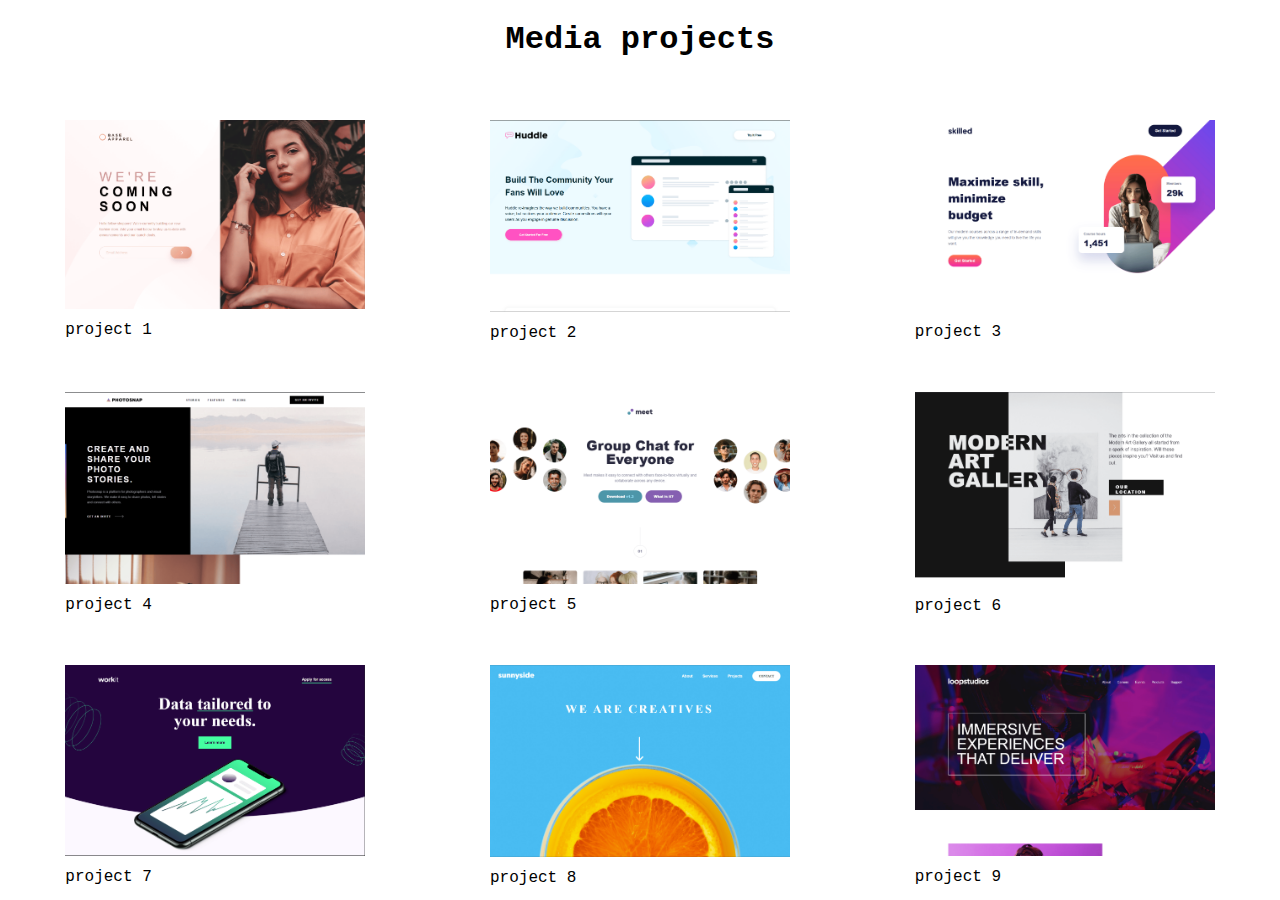
<file: index.html>
<!DOCTYPE html>
<html lang="en">
  <head>
    <meta charset="UTF-8" />
    <meta name="viewport" content="width=device-width, initial-scale=1.0" />
    <link rel="stylesheet" href="./style.css" />
    <title>Document</title>
  </head>
  <body>
    <h1 class="title">Media projects</h1>
    <ul class="list">
      <li class="list-item">
        <a href="./media-1/index.html">
          <span>project 1</span>
          <img src="./img/project-1.png" alt="project-1" />
        </a>
      </li>
    </ul>
    <script src="./main.js"></script>
  </body>
</html>
</file>
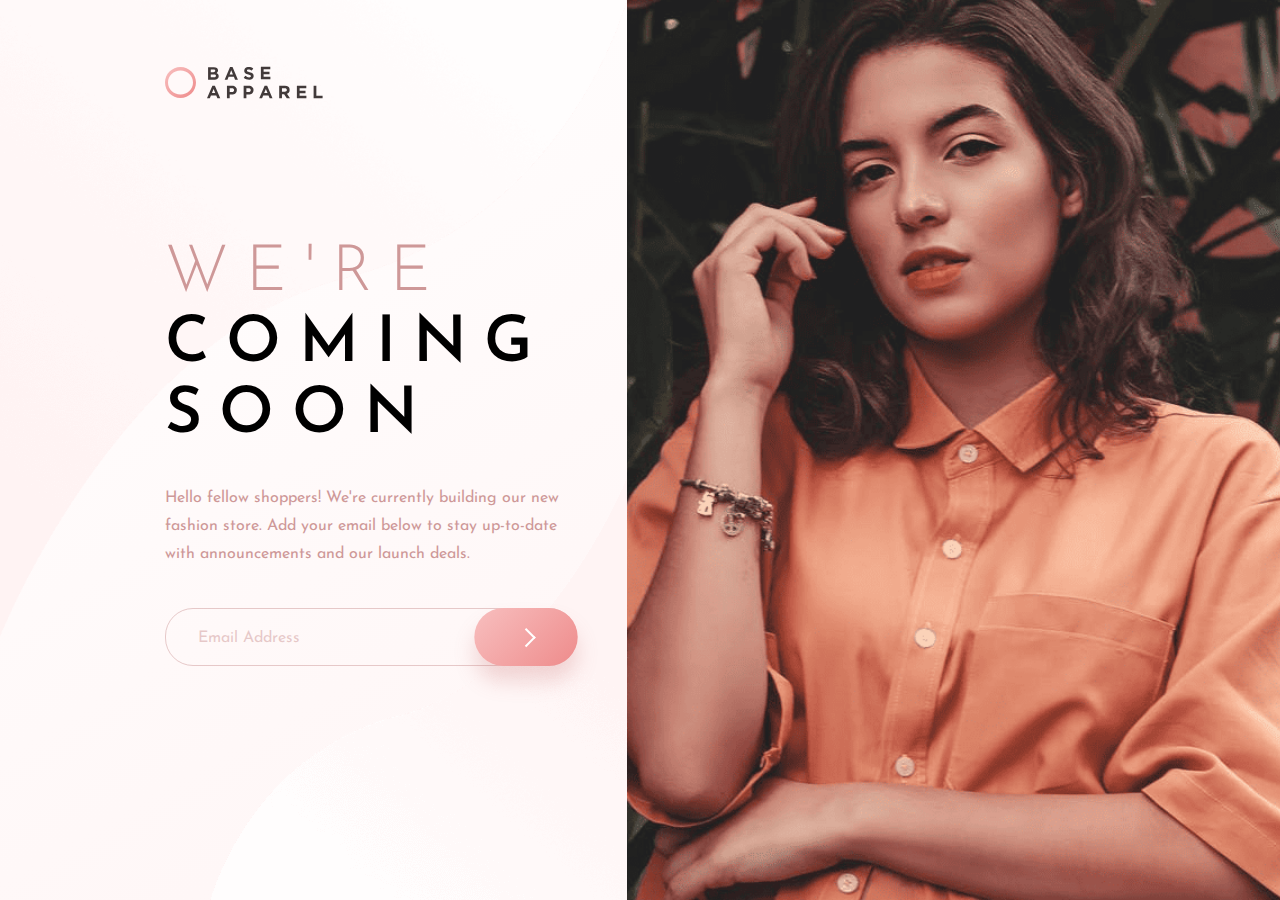
<file: media-1/index.html>
<!DOCTYPE html>
<html lang="en">
  <head>
    <meta charset="UTF-8" />
    <meta name="viewport" content="width=device-width, initial-scale=1.0" />
    <link rel="stylesheet" href="./css/style.css" />
    <title>Document</title>
  </head>
  <body>
    <div class="continer">
      <div class="info">
        <a href="#!" class="logo"><img src="./img/logo.svg" alt="Logo" /></a>
        <div class="img-mobile">
          <img src="./img/img-mobile.jpg" alt="image not found" />
        </div>
        <h1><span>WE'RE</span> COMING SOON</h1>
        <p>
          Hello fellow shoppers! We're currently building our new fashion store.
          Add your email below to stay up-to-date with announcements and our
          launch deals.
        </p>
        <div class="email">
          <input type="text" placeholder="Email Address" />
          <button><span></span></button>
        </div>
      </div>
    </div>
    <div class="img"><img src="./img/img.png" alt="image not found" /></div>
  </body>
</html>
</file>
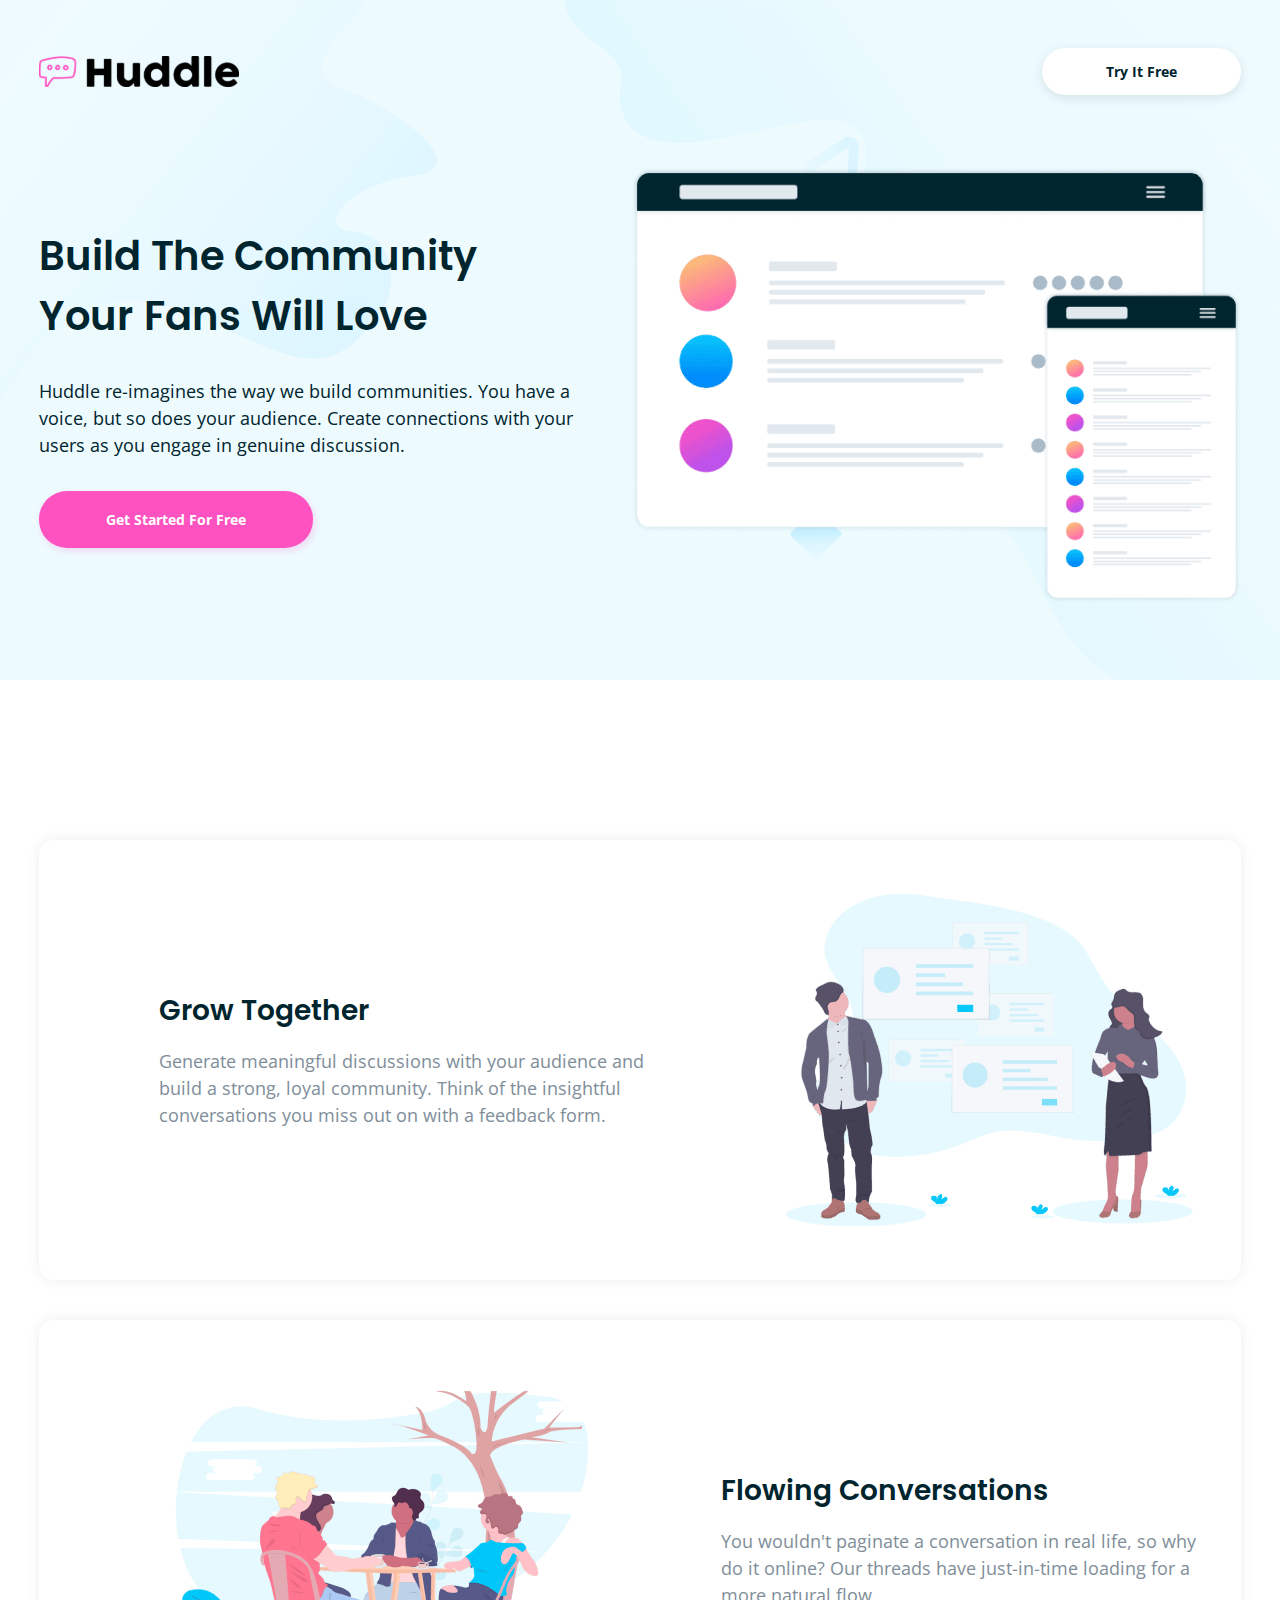
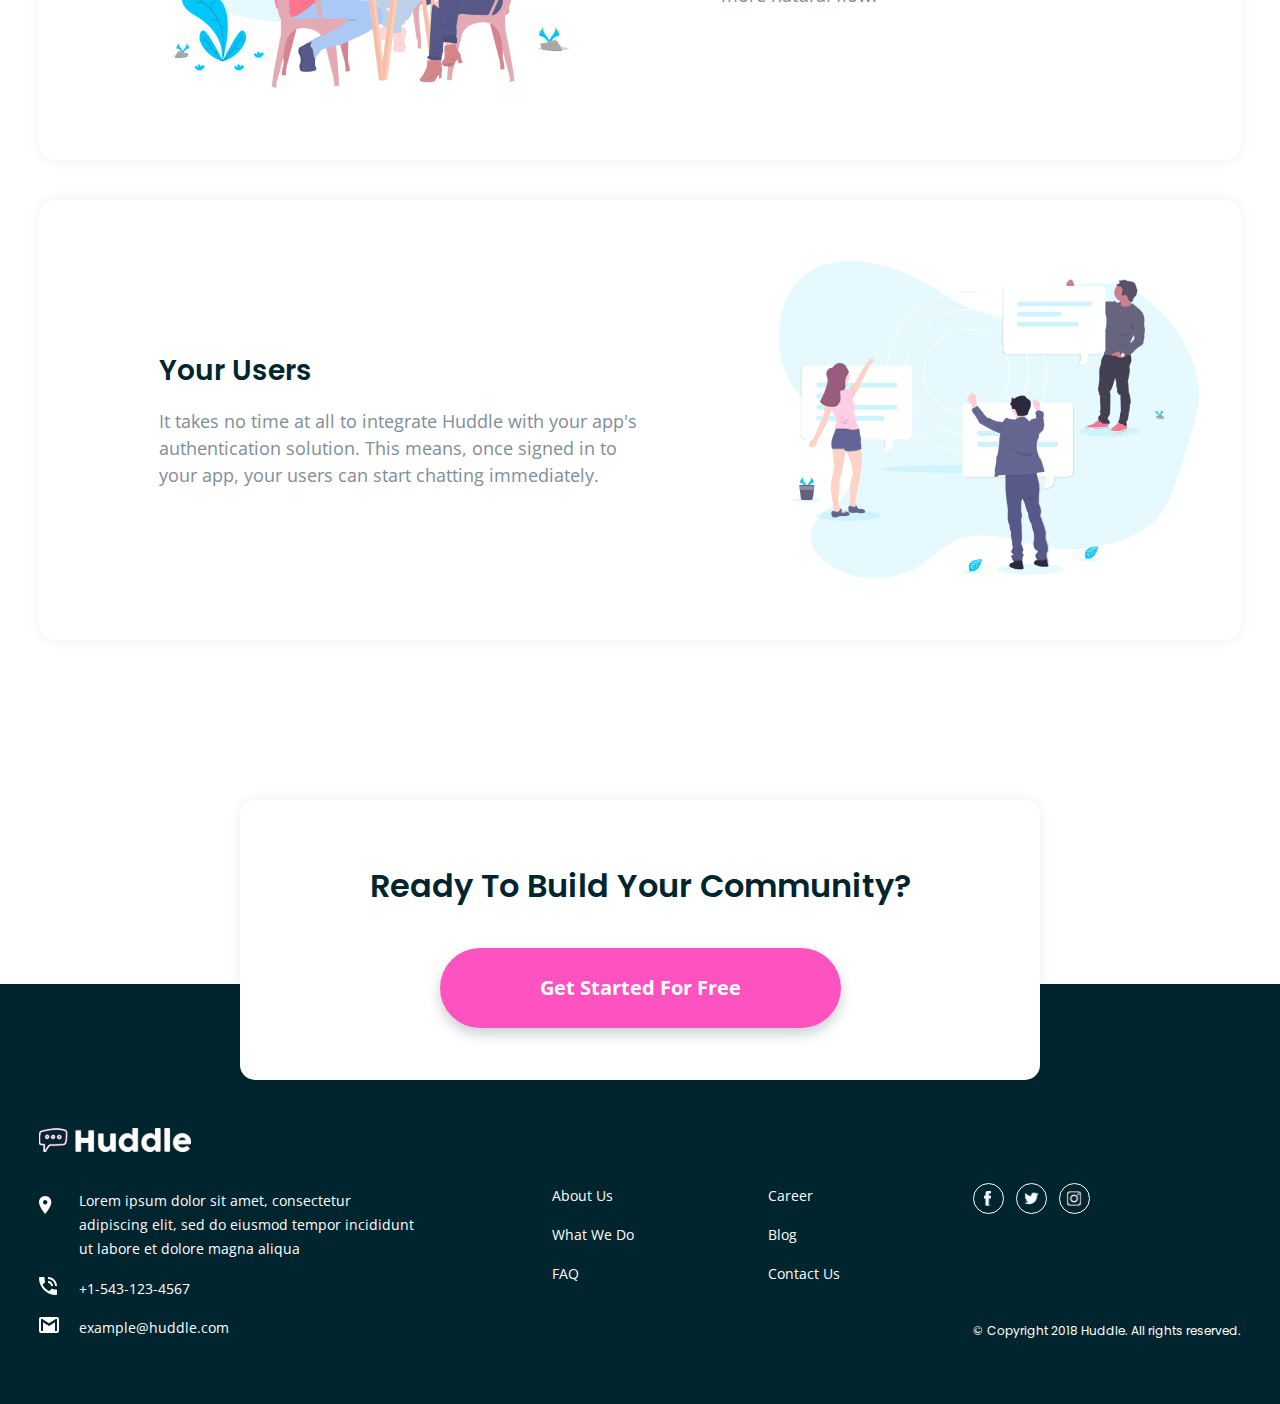
<file: media-2/index.html>
<!DOCTYPE html>
<html lang="en">
  <head>
    <meta charset="UTF-8" />
    <meta name="viewport" content="width=device-width, initial-scale=1.0" />
    <link rel="stylesheet" href="./css/main.css" />
    <title>homework 39</title>
  </head>
  <body>
    <header class="header">
      <div class="wrapper">
        <nav class="navbar">
          <a href="#!" class="header-logo">
            <img src="./image/header-logo.svg" alt="logo" />
          </a>
          <a href="" class="navbar-btn">Try It Free</a>
        </nav>
        <div class="header-about">
          <div class="about-info">
            <h1 class="header-title">
              Build The Community Your Fans Will Love
            </h1>
            <p class="header-text">
              Huddle re-imagines the way we build communities. You have a voice,
              but so does your audience. Create connections with your users as
              you engage in genuine discussion.
            </p>
            <a href="#!" class="header-about_btn">Get Started For Free</a>
          </div>
          <div class="about-image">
            <img src="./image/about-image.png" alt="undefined" />
          </div>
        </div>
      </div>
    </header>
    <main class="main">
      <div class="wrapper">
        <section class="section-about">
          <div class="about-item reverce">
            <div class="about_image">
              <img
                src="./image/section-about/grow_together.png"
                alt="undefined"
              />
            </div>
            <div class="about_info">
              <h3 class="about_title">Grow Together</h3>
              <p class="about_text">
                Generate meaningful discussions with your audience and build a
                strong, loyal community. Think of the insightful conversations
                you miss out on with a feedback form.
              </p>
            </div>
          </div>
          <div class="about-item">
            <div class="about_image">
              <img
                src="./image/section-about/flowing _conversations.png"
                alt="undefined"
              />
            </div>
            <div class="about_info">
              <h3 class="about_title">Flowing Conversations</h3>
              <p class="about_text">
                You wouldn't paginate a conversation in real life, so why do it
                online? Our threads have just-in-time loading for a more natural
                flow.
              </p>
            </div>
          </div>
          <div class="about-item reverce">
            <div class="about_image">
              <img src="./image/section-about/your_users.png" alt="undefined" />
            </div>
            <div class="about_info">
              <h3 class="about_title">Your Users</h3>
              <p class="about_text">
                It takes no time at all to integrate Huddle with your app's
                authentication solution. This means, once signed in to your app,
                your users can start chatting immediately.
              </p>
            </div>
          </div>
        </section>
        <section class="section-go">
          <div class="go-item">
            <h2 class="go_title">Ready To Build Your Community?</h2>
            <a href="#!" class="go_link">Get Started For Free</a>
          </div>
        </section>
      </div>
    </main>
    <footer class="footer">
      <div class="wrapper">
        <div class="footer-start">
          <a href="#!" class="footer-logo">
            <img src="./image/footer-logo.svg" alt="logo" />
          </a>
          <p class="footer-icon">
            <span style="padding-top: 7px">
              <img src="./image/icon/place.svg" alt="undefined" />
            </span>
            <span>
              Lorem ipsum dolor sit amet, consectetur adipiscing elit, sed do
              eiusmod tempor incididunt ut labore et dolore magna aliqua
            </span>
          </p>
          <p class="footer-icon">
            <span>
              <img src="./image/icon/phone-in-talk.svg" alt="undefined" />
            </span>
            <span> +1-543-123-4567 </span>
          </p>
          <p class="footer-icon">
            <span> <img src="./image/icon/email.svg" alt="undefined" /> </span>
            <span> example@huddle.com </span>
          </p>
        </div>
        <ul class="navbar-list">
          <li><a href="№!" class="navbar-list_item">About Us</a></li>
          <li><a href="№!" class="navbar-list_item">What We Do</a></li>
          <li><a href="№!" class="navbar-list_item">FAQ</a></li>
        </ul>
        <ul class="navbar-list">
          <li><a href="№!" class="navbar-list_item">Career</a></li>
          <li><a href="№!" class="navbar-list_item">Blog</a></li>
          <li><a href="№!" class="navbar-list_item">Contact Us</a></li>
        </ul>
        <div class="footer-end">
          <ul class="socialMedia-list">
            <li>
              <a href="#!" class="socialMedia_item">
                <img src="./image/icon/facebook.svg" alt="" />
              </a>
            </li>
            <li>
              <a href="#!" class="socialMedia_item">
                <img src="./image/icon/twitter.svg" alt="" />
              </a>
            </li>
            <li>
              <a href="#!" class="socialMedia_item">
                <img src="./image/icon/instagram.svg" alt="" />
              </a>
            </li>
          </ul>
          <p class="copyright">© Copyright 2018 Huddle. All rights reserved.</p>
        </div>
      </div>
    </footer>
  </body>
</html>
</file>
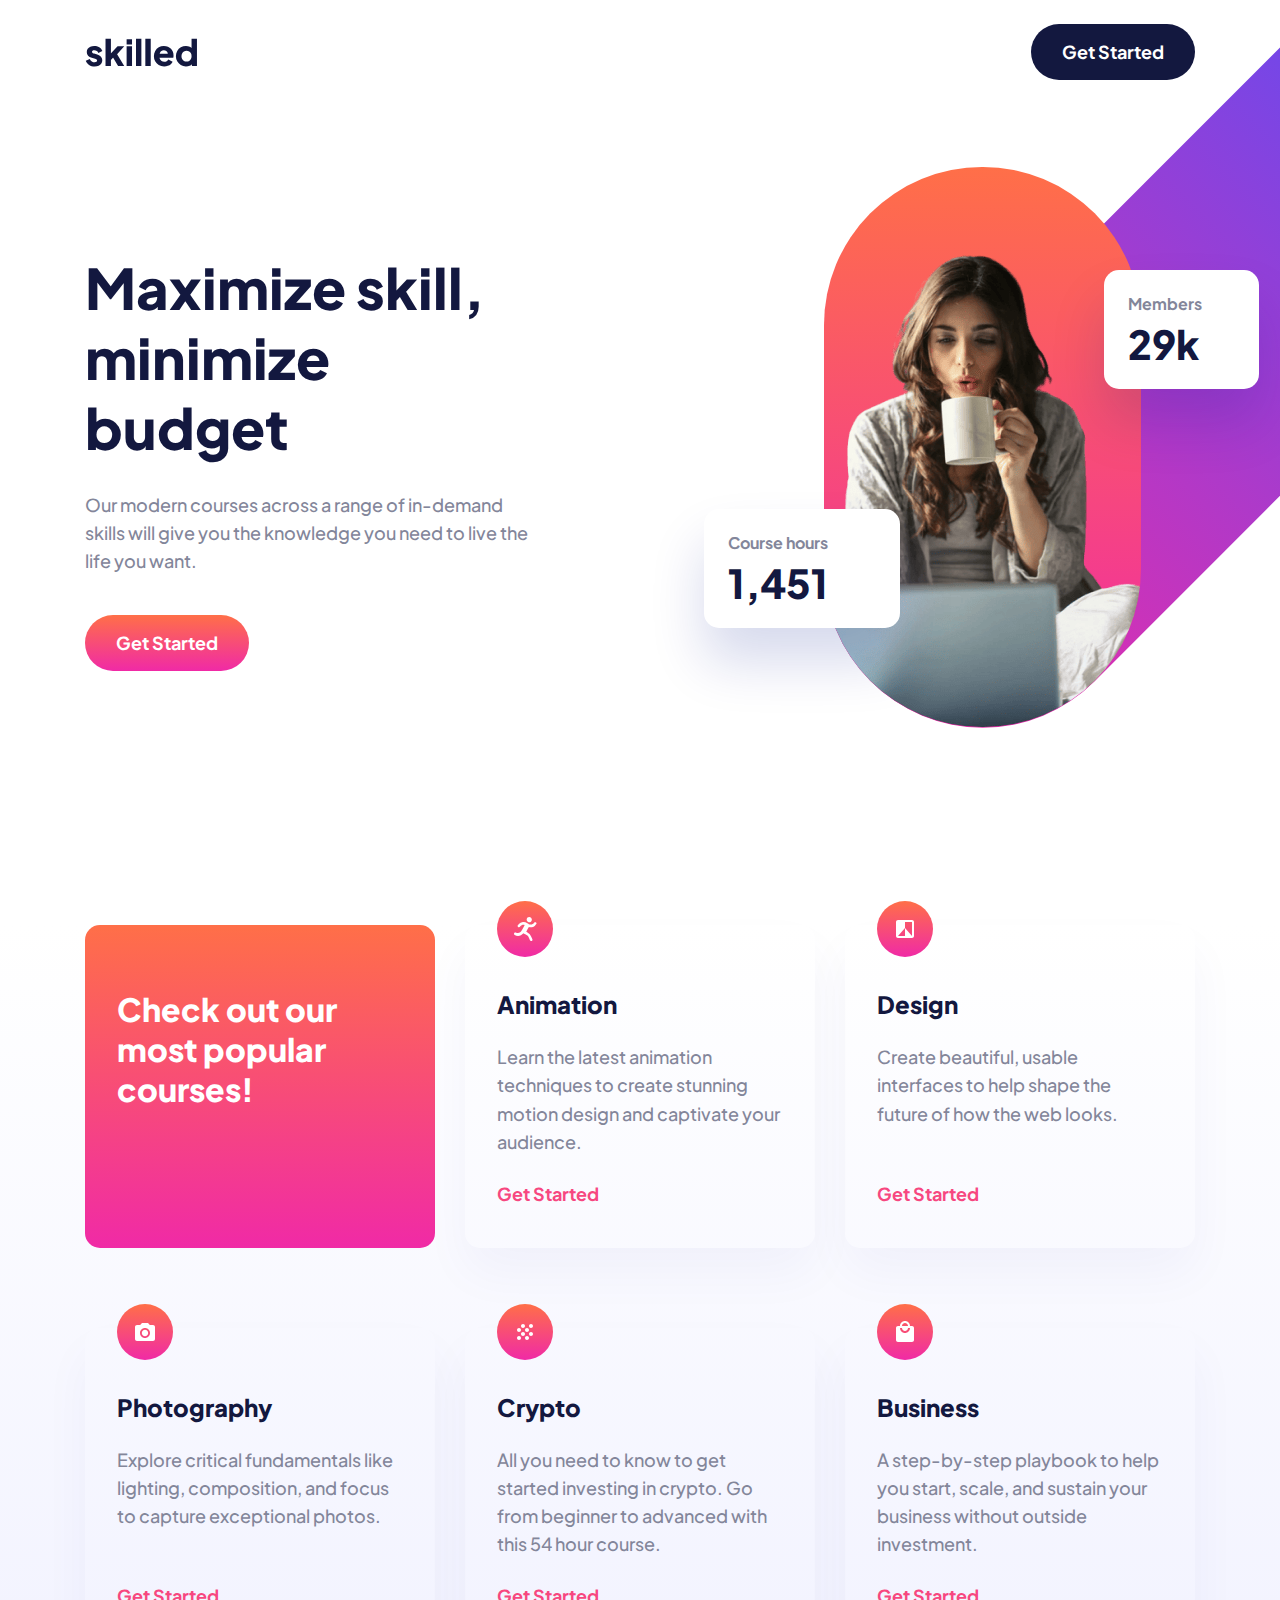
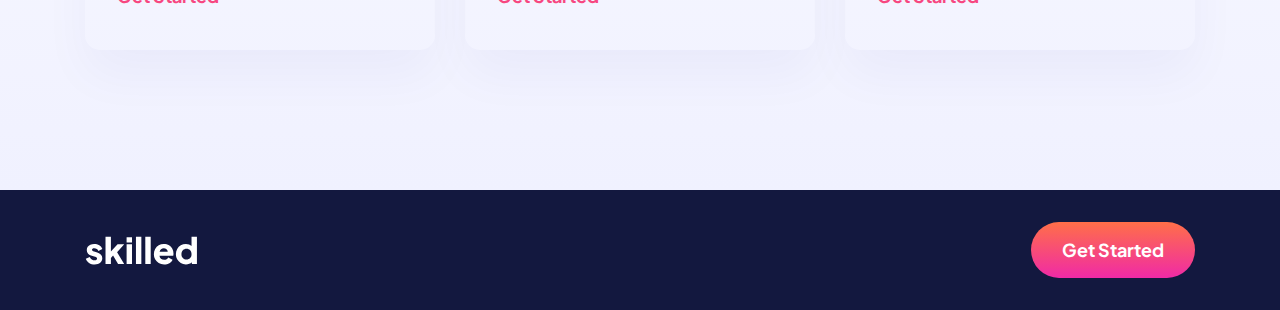
<file: media-3/index.html>
<!DOCTYPE html>
<html lang="en">
  <head>
    <meta charset="UTF-8" />
    <meta name="viewport" content="width=device-width, initial-scale=1.0" />
    <link rel="stylesheet" href="./css/main.css" />
    <title>homework 38</title>
  </head>
  <body>
    <header class="header">
      <div class="wrapper">
        <nav class="navbar">
          <a href="#!" class="header-logo">
            <img src="./image/logo-dark.svg" alt="logo" />
          </a>
          <a href="#!" class="btn">Get Started</a>
        </nav>
        <div class="header-about">
          <div class="header-info">
            <h1 class="header-title">Maximize skill, minimize budget</h1>
            <p class="header-text">
              Our modern courses across a range of in-demand skills will give
              you the knowledge you need to live the life you want.
            </p>
            <a href="#!" class="btn">Get Started</a>
          </div>
          <div class="header-image">
            <div class="image-wrapper">
              <div class="image">
                <img src="./image/header-image.png" alt="undefined" />
              </div>
              <p class="image-about courseHours">
                <span>Course hours</span><span>1,451</span>
              </p>
              <p class="image-about members">
                <span>Members</span><span>29k</span>
              </p>
            </div>
          </div>
        </div>
      </div>
    </header>
    <main class="main">
      <div class="wrapper">
        <section class="section-courses">
          <h2 class="courses-advice">Check out our most popular courses!</h2>
          <div class="courses-item">
            <div class="course-icon">
              <img src="./image/courseIconAnimation.svg" alt="undefined" />
            </div>
            <h5 class="course-name">Animation</h5>
            <p class="course-info">
              Learn the latest animation techniques to create stunning motion
              design and captivate your audience.
            </p>
            <a href="#!" class="course-btn">Get Started</a>
          </div>
          <div class="courses-item">
            <div class="course-icon">
              <img src="./image/courseIconDesign.svg" alt="undefined" />
            </div>
            <h5 class="course-name">Design</h5>
            <p class="course-info">
              Create beautiful, usable interfaces to help shape the future of
              how the web looks.
            </p>
            <a href="#!" class="course-btn">Get Started</a>
          </div>
          <div class="courses-item">
            <div class="course-icon">
              <img src="./image/courseIconPhotography.svg" alt="undefined" />
            </div>
            <h5 class="course-name">Photography</h5>
            <p class="course-info">
              Explore critical fundamentals like lighting, composition, and
              focus to capture exceptional photos.
            </p>
            <a href="#!" class="course-btn">Get Started</a>
          </div>
          <div class="courses-item">
            <div class="course-icon">
              <img src="./image/courseIconCrypto.svg" alt="undefined" />
            </div>
            <h5 class="course-name">Crypto</h5>
            <p class="course-info">
              All you need to know to get started investing in crypto. Go from
              beginner to advanced with this 54 hour course.
            </p>
            <a href="#!" class="course-btn">Get Started</a>
          </div>
          <div class="courses-item">
            <div class="course-icon">
              <img src="./image/courseIconBusiness.svg" alt="undefined" />
            </div>
            <h5 class="course-name">Business</h5>
            <p class="course-info">
              A step-by-step playbook to help you start, scale, and sustain your
              business without outside investment.
            </p>
            <a href="#!" class="course-btn">Get Started</a>
          </div>
        </section>
      </div>
    </main>
    <footer class="footer">
      <div class="wrapper">
        <div class="footer-navbar">
          <a href="#!" class="footer-logo">
            <img src="./image/logo-light.svg" alt="undedined" />
          </a>
          <a href="#!" class="btn">Get Started</a>
        </div>
      </div>
    </footer>
  </body>
</html>
</file>
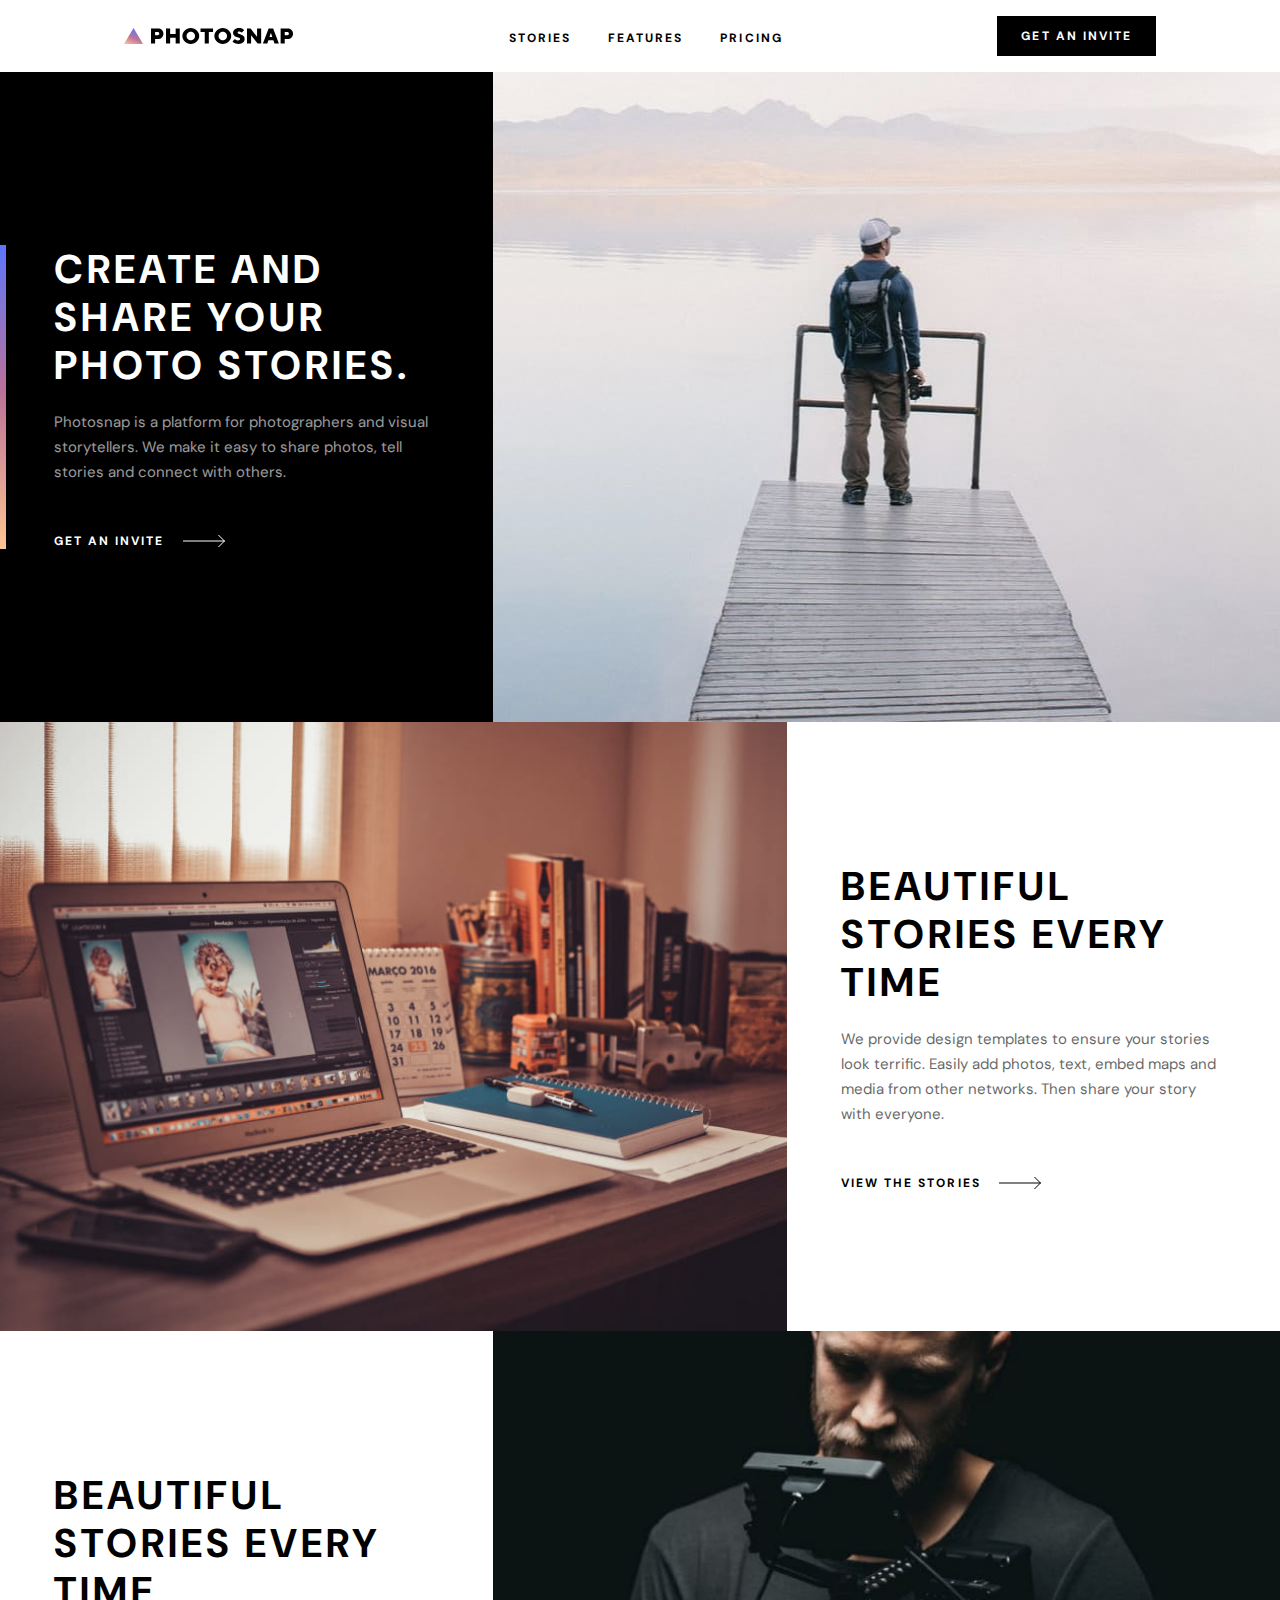
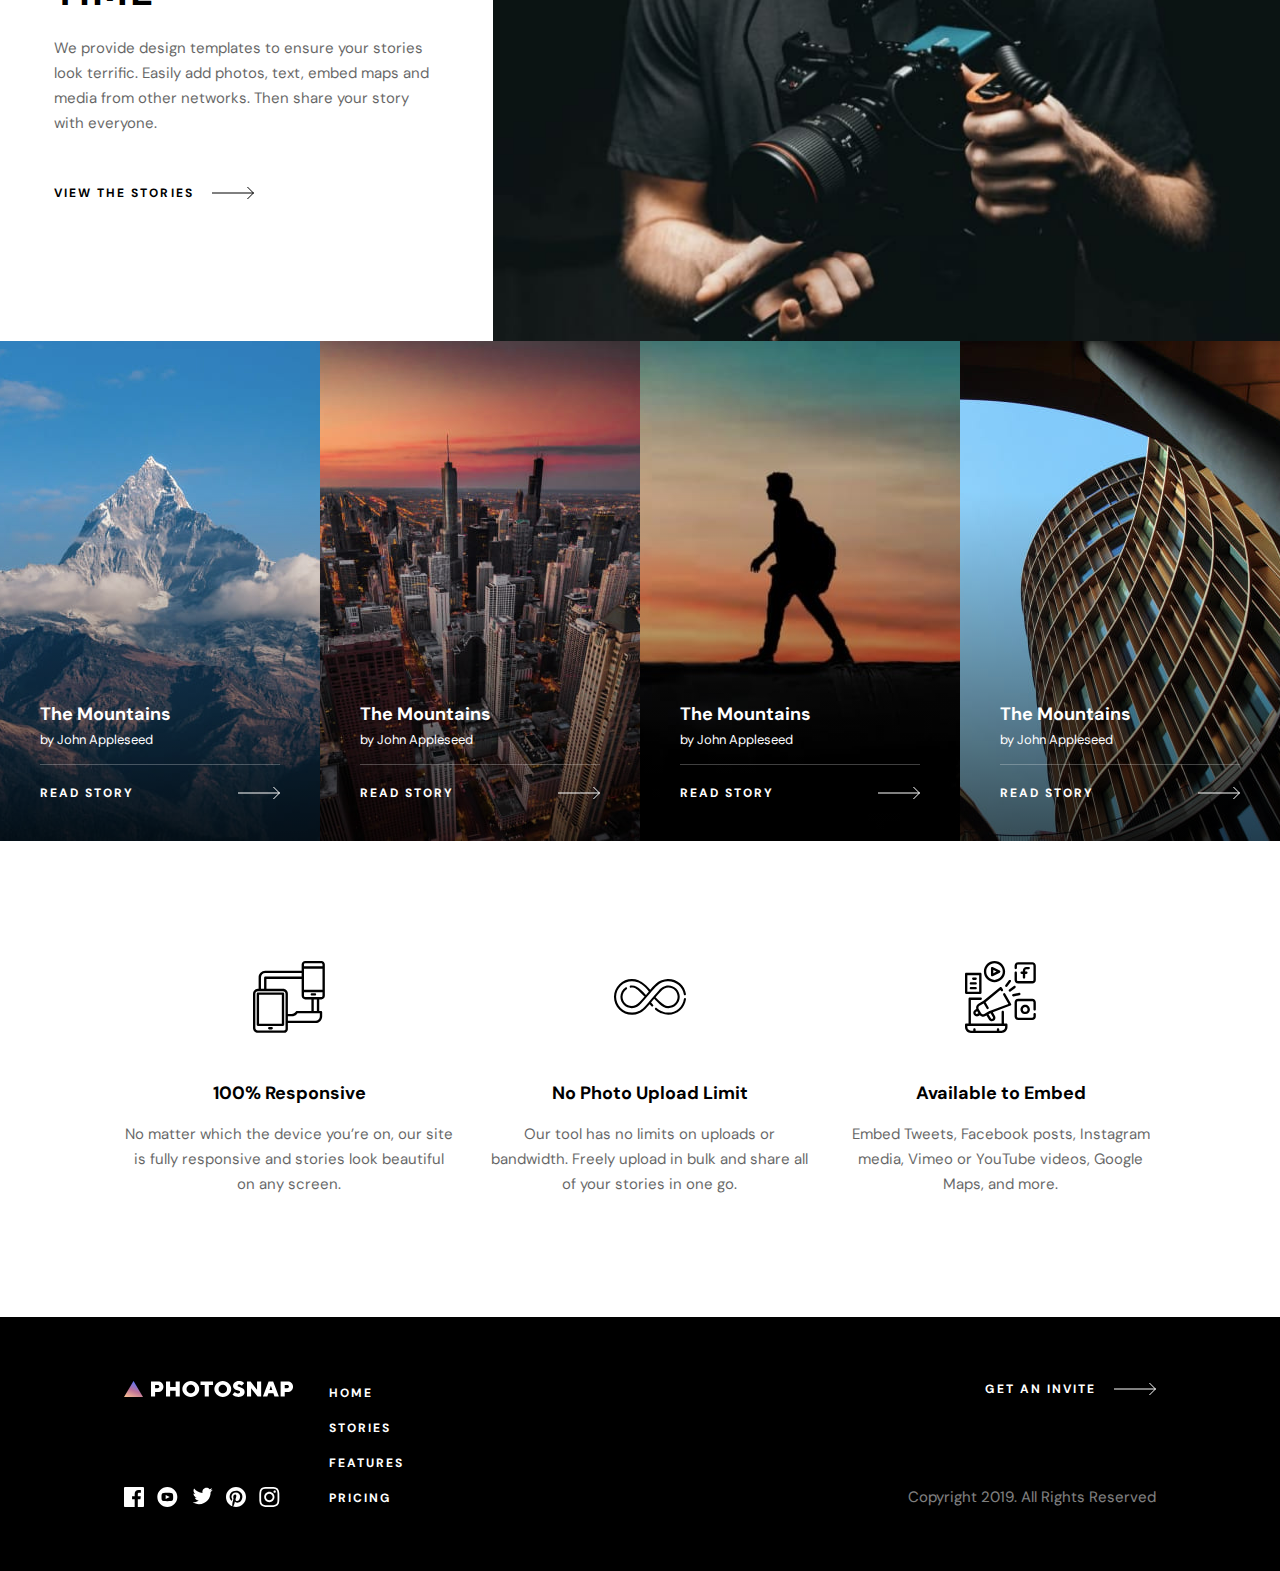
<file: media-4/index.html>
<!DOCTYPE html>
<html lang="en">
  <head>
    <meta charset="UTF-8" />
    <meta name="viewport" content="width=device-width, initial-scale=1.0" />
    <link rel="stylesheet" href="./css/main.css" />
    <title>Document</title>
  </head>
  <body>
    <header class="header">
      <div class="wrapper">
        <nav class="navbar">
          <a href="#!" class="header_logo">
            <img src="./image/logo.svg" alt="logo" />
          </a>
          <ul class="navbar-list">
            <li><a href="#!" class="navbar-list_item">STORIES</a></li>
            <li><a href="#!" class="navbar-list_item">FEATURES</a></li>
            <li><a href="#!" class="navbar-list_item">PRICING</a></li>
          </ul>
          <a href="#!" class="navbar-btn">GET AN INVITE</a>
          <button class="hamburger"><span></span><span></span></button>
        </nav>
      </div>
      <div class="header-about">
        <div class="about-info">
          <div class="about_wrapper">
            <h1 class="about_title">Create and share your photo stories.</h1>
            <p class="about_text">
              Photosnap is a platform for photographers and visual storytellers.
              We make it easy to share photos, tell stories and connect with
              others.
            </p>
            <a href="#!" class="btn">
              <span>GET AN INVITE</span>
              <svg
                width="42"
                height="14"
                viewBox="0 0 42 14"
                fill="none"
                xmlns="http://www.w3.org/2000/svg"
              >
                <path d="M0 7H41.864" stroke="white" />
                <path d="M35.4282 1L41.4282 7L35.4282 13" stroke="white" />
              </svg>
            </a>
          </div>
        </div>
        <div class="about-image"></div>
      </div>
    </header>
    <main class="main">
      <section class="section-stories">
        <div class="stories-item">
          <div
            class="stories_image"
            style="background-image: url(./image/main/image-stories1.jpg)"
          ></div>
          <div class="stories_info">
            <div class="stories_wrapper">
              <h1 class="stories_title">BEAUTIFUL STORIES EVERY TIME</h1>
              <p class="stories_text">
                We provide design templates to ensure your stories look
                terrific. Easily add photos, text, embed maps and media from
                other networks. Then share your story with everyone.
              </p>
              <a href="#!" class="btn">
                <span>VIEW THE STORIES</span>
                <svg
                  width="42"
                  height="14"
                  viewBox="0 0 42 14"
                  fill="none"
                  xmlns="http://www.w3.org/2000/svg"
                >
                  <path d="M0 7H41.864" stroke="white" />
                  <path d="M35.4282 1L41.4282 7L35.4282 13" stroke="white" />
                </svg>
              </a>
            </div>
          </div>
        </div>
        <div class="stories-item reverse">
          <div class="stories_info">
            <div class="stories_wrapper">
              <h1 class="stories_title">BEAUTIFUL STORIES EVERY TIME</h1>
              <p class="stories_text">
                We provide design templates to ensure your stories look
                terrific. Easily add photos, text, embed maps and media from
                other networks. Then share your story with everyone.
              </p>
              <a href="#!" class="btn">
                <span>VIEW THE STORIES</span>
                <svg
                  width="42"
                  height="14"
                  viewBox="0 0 42 14"
                  fill="none"
                  xmlns="http://www.w3.org/2000/svg"
                >
                  <path d="M0 7H41.864" stroke="white" />
                  <path d="M35.4282 1L41.4282 7L35.4282 13" stroke="white" />
                </svg>
              </a>
            </div>
          </div>
          <div
            class="stories_image"
            style="background-image: url(./image/main/image-stories2.jpg)"
          ></div>
        </div>
      </section>
      <section class="section-topStories">
        <div
          class="topStories-item"
          style="
            background-image: url(./image/main/section-topStories/image-storios1.jpg);
          "
        >
          <h4 class="topStories-title">The Mountains</h4>
          <p class="topStories-owner">by John Appleseed</p>
          <a href="#!" class="btn"
            ><span>READ STORY</span>
            <svg
              width="42"
              height="14"
              viewBox="0 0 42 14"
              fill="none"
              xmlns="http://www.w3.org/2000/svg"
            >
              <path d="M0 7H41.864" stroke="white" />
              <path d="M35.4282 1L41.4282 7L35.4282 13" stroke="white" />
            </svg>
          </a>
        </div>
        <div
          class="topStories-item"
          style="
            background-image: url(./image/main/section-topStories/image-storios2.jpg);
          "
        >
          <h4 class="topStories-title">The Mountains</h4>
          <p class="topStories-owner">by John Appleseed</p>
          <a href="#!" class="btn"
            ><span>READ STORY</span>
            <svg
              width="42"
              height="14"
              viewBox="0 0 42 14"
              fill="none"
              xmlns="http://www.w3.org/2000/svg"
            >
              <path d="M0 7H41.864" stroke="white" />
              <path d="M35.4282 1L41.4282 7L35.4282 13" stroke="white" />
            </svg>
          </a>
        </div>
        <div
          class="topStories-item"
          style="
            background-image: url(./image/main/section-topStories/image-storios3.jpg);
          "
        >
          <h4 class="topStories-title">The Mountains</h4>
          <p class="topStories-owner">by John Appleseed</p>
          <a href="#!" class="btn"
            ><span>READ STORY</span>
            <svg
              width="42"
              height="14"
              viewBox="0 0 42 14"
              fill="none"
              xmlns="http://www.w3.org/2000/svg"
            >
              <path d="M0 7H41.864" stroke="white" />
              <path d="M35.4282 1L41.4282 7L35.4282 13" stroke="white" />
            </svg>
          </a>
        </div>
        <div
          class="topStories-item"
          style="
            background-image: url(./image/main/section-topStories/image-storios4.jpg);
          "
        >
          <h4 class="topStories-title">The Mountains</h4>
          <p class="topStories-owner">by John Appleseed</p>
          <a href="#!" class="btn"
            ><span>READ STORY</span>
            <svg
              width="42"
              height="14"
              viewBox="0 0 42 14"
              fill="none"
              xmlns="http://www.w3.org/2000/svg"
            >
              <path d="M0 7H41.864" stroke="white" />
              <path d="M35.4282 1L41.4282 7L35.4282 13" stroke="white" />
            </svg>
          </a>
        </div>
      </section>
      <div class="wrapper">
        <section class="section-about">
          <div class="about-item">
            <div class="about_img">
              <img
                src="./image/main/section-about/001-img.svg"
                alt="image not found"
              />
            </div>
            <h5 class="about_title">100% Responsive</h5>
            <p class="about_text">
              No matter which the device you’re on, our site is fully responsive
              and stories look beautiful on any screen.
            </p>
          </div>
          <div class="about-item">
            <div class="about_img">
              <img
                src="./image/main/section-about/002-img.svg"
                alt="image not found"
              />
            </div>
            <h5 class="about_title">No Photo Upload Limit</h5>
            <p class="about_text">
              Our tool has no limits on uploads or bandwidth. Freely upload in
              bulk and share all of your stories in one go.
            </p>
          </div>
          <div class="about-item">
            <div class="about_img">
              <img
                src="./image/main/section-about/003-img.svg"
                alt="image not found"
              />
            </div>
            <h5 class="about_title">Available to Embed</h5>
            <p class="about_text">
              Embed Tweets, Facebook posts, Instagram media, Vimeo or YouTube
              videos, Google Maps, and more.
            </p>
          </div>
        </section>
      </div>
    </main>
    <footer class="footer">
      <div class="wrapper">
        <div class="footer-left">
          <div class="footer-leftTop">
            <a href="#!" class="logo">
              <img src="./image/logo-light.svg" alt="logo" />
            </a>
            <ul class="footer-navbar">
              <li><a href="#!" class="navbar-item">Home</a></li>
              <li><a href="#!" class="navbar-item">STORIES</a></li>
              <li><a href="#!" class="navbar-item">FEATURES</a></li>
              <li><a href="#!" class="navbar-item">PRICING</a></li>
            </ul>
          </div>
          <ul class="socialMedia-list">
            <li>
              <a href="#!" class="socialMedia-item facebook">
                <svg
                  width="20"
                  height="20"
                  viewBox="0 0 20 20"
                  fill="none"
                  xmlns="http://www.w3.org/2000/svg"
                >
                  <path
                    d="M18.8958 0H1.10417C0.494167 0 0 0.494167 0 1.10417V18.8967C0 19.5058 0.494167 20 1.10417 20H10.6833V12.255H8.07667V9.23667H10.6833V7.01083C10.6833 4.4275 12.2608 3.02083 14.5658 3.02083C15.67 3.02083 16.6183 3.10333 16.895 3.14V5.84L15.2967 5.84083C14.0433 5.84083 13.8008 6.43667 13.8008 7.31V9.2375H16.79L16.4008 12.2558H13.8008V20H18.8975C19.5058 20 20 19.5058 20 18.8958V1.10417C20 0.494167 19.5058 0 18.8958 0Z"
                    fill="white"
                  />
                </svg>
              </a>
            </li>
            <li>
              <a href="#!" class="socialMedia-item youtube"
                ><svg
                  width="21"
                  height="20"
                  viewBox="0 0 21 20"
                  fill="none"
                  xmlns="http://www.w3.org/2000/svg"
                >
                  <path
                    fill-rule="evenodd"
                    clip-rule="evenodd"
                    d="M10.3333 0C4.81081 0 0.333313 4.4775 0.333313 10C0.333313 15.5225 4.81081 20 10.3333 20C15.8558 20 20.3333 15.5225 20.3333 10C20.3333 4.4775 15.8558 0 10.3333 0ZM14.0341 14.0767C12.2825 14.1967 8.38081 14.1967 6.63165 14.0767C4.73498 13.9467 4.51415 13.0183 4.49998 10C4.51415 6.97583 4.73748 6.05333 6.63165 5.92333C8.38081 5.80333 12.2833 5.80333 14.0341 5.92333C15.9316 6.05333 16.1516 6.98167 16.1666 10C16.1516 13.0242 15.9291 13.9467 14.0341 14.0767ZM12.7641 9.99667L8.66665 8.04833V11.9517L12.7641 9.99667Z"
                    fill="white"
                  />
                </svg>
              </a>
            </li>
            <li>
              <a href="#!" class="socialMedia-item twitter"
                ><svg
                  width="21"
                  height="18"
                  viewBox="0 0 21 18"
                  fill="none"
                  xmlns="http://www.w3.org/2000/svg"
                >
                  <path
                    d="M20.6667 2.79746C19.9309 3.12412 19.14 3.34412 18.31 3.44329C19.1575 2.93579 19.8084 2.13162 20.1142 1.17329C19.3217 1.64329 18.4434 1.98496 17.5084 2.16912C16.7609 1.37162 15.6934 0.873291 14.5134 0.873291C11.8642 0.873291 9.91752 3.34496 10.5159 5.91079C7.10669 5.73996 4.08335 4.10662 2.05919 1.62412C0.984187 3.46829 1.50169 5.88079 3.32835 7.10246C2.65669 7.08079 2.02335 6.89662 1.47085 6.58912C1.42585 8.48996 2.78835 10.2683 4.76169 10.6641C4.18419 10.8208 3.55169 10.8575 2.90835 10.7341C3.43002 12.3641 4.94502 13.55 6.74169 13.5833C5.01669 14.9358 2.84335 15.54 0.666687 15.2833C2.48252 16.4475 4.64002 17.1266 6.95669 17.1266C14.575 17.1266 18.8792 10.6925 18.6192 4.92162C19.4209 4.34246 20.1167 3.61996 20.6667 2.79746Z"
                    fill="white"
                  />
                </svg>
              </a>
            </li>
            <li>
              <a href="#!" class="socialMedia-item pinterest"
                ><svg
                  width="20"
                  height="20"
                  viewBox="0 0 20 20"
                  fill="none"
                  xmlns="http://www.w3.org/2000/svg"
                >
                  <path
                    d="M10 0C4.4775 0 0 4.47667 0 10C0 14.2367 2.63583 17.855 6.35583 19.3117C6.26833 18.5208 6.18917 17.3075 6.39083 16.4442C6.5725 15.6633 7.56333 11.4733 7.56333 11.4733C7.56333 11.4733 7.26417 10.8742 7.26417 9.98833C7.26417 8.59833 8.07 7.56 9.07333 7.56C9.92583 7.56 10.3383 8.20083 10.3383 8.96833C10.3383 9.82583 9.7925 11.1083 9.51 12.2975C9.27417 13.2925 10.0092 14.105 10.9908 14.105C12.7683 14.105 14.1342 12.2308 14.1342 9.52583C14.1342 7.13167 12.4142 5.4575 9.9575 5.4575C7.1125 5.4575 5.4425 7.59167 5.4425 9.79667C5.4425 10.6558 5.77333 11.5783 6.18667 12.0783C6.26833 12.1775 6.28 12.265 6.25583 12.3658L5.97833 13.4992C5.93417 13.6825 5.83333 13.7217 5.64333 13.6333C4.39417 13.0517 3.61333 11.2258 3.61333 9.75917C3.61333 6.605 5.905 3.7075 10.2208 3.7075C13.69 3.7075 16.3858 6.18 16.3858 9.48333C16.3858 12.93 14.2133 15.7033 11.1967 15.7033C10.1833 15.7033 9.23083 15.1775 8.905 14.555L8.28167 16.9325C8.05583 17.8017 7.44667 18.8908 7.03833 19.5542C7.975 19.8433 8.96917 20 10 20C15.5225 20 20 15.5225 20 10C20 4.47667 15.5225 0 10 0Z"
                    fill="white"
                  />
                </svg>
              </a>
            </li>
            <li>
              <a href="#!" class="socialMedia-item instagram"
                ><svg
                  width="21"
                  height="20"
                  viewBox="0 0 21 20"
                  fill="none"
                  xmlns="http://www.w3.org/2000/svg"
                >
                  <path
                    fill-rule="evenodd"
                    clip-rule="evenodd"
                    d="M10.3333 0C7.61748 0 7.27748 0.0116667 6.21081 0.06C2.57915 0.226667 0.560813 2.24167 0.394146 5.87667C0.34498 6.94417 0.333313 7.28417 0.333313 10C0.333313 12.7158 0.34498 13.0567 0.393313 14.1233C0.55998 17.755 2.57498 19.7733 6.20998 19.94C7.27748 19.9883 7.61748 20 10.3333 20C13.0491 20 13.39 19.9883 14.4566 19.94C18.085 19.7733 20.1083 17.7583 20.2725 14.1233C20.3216 13.0567 20.3333 12.7158 20.3333 10C20.3333 7.28417 20.3216 6.94417 20.2733 5.8775C20.11 2.24917 18.0925 0.2275 14.4575 0.0608333C13.39 0.0116667 13.0491 0 10.3333 0ZM10.3333 1.8025C13.0033 1.8025 13.32 1.8125 14.375 1.86083C17.085 1.98417 18.3508 3.27 18.4741 5.96C18.5225 7.01417 18.5316 7.33083 18.5316 10.0008C18.5316 12.6717 18.5216 12.9875 18.4741 14.0417C18.35 16.7292 17.0875 18.0175 14.375 18.1408C13.32 18.1892 13.005 18.1992 10.3333 18.1992C7.66331 18.1992 7.34665 18.1892 6.29248 18.1408C3.57581 18.0167 2.31665 16.725 2.19331 14.0408C2.14498 12.9867 2.13498 12.6708 2.13498 10C2.13498 7.33 2.14581 7.01417 2.19331 5.95917C2.31748 3.27 3.57998 1.98333 6.29248 1.86C7.34748 1.8125 7.66331 1.8025 10.3333 1.8025ZM5.19831 10C5.19831 7.16417 7.49748 4.865 10.3333 4.865C13.1691 4.865 15.4683 7.16417 15.4683 10C15.4683 12.8367 13.1691 15.1358 10.3333 15.1358C7.49748 15.1358 5.19831 12.8358 5.19831 10ZM10.3333 13.3333C8.49248 13.3333 6.99998 11.8417 6.99998 10C6.99998 8.15917 8.49248 6.66667 10.3333 6.66667C12.1741 6.66667 13.6666 8.15917 13.6666 10C13.6666 11.8417 12.1741 13.3333 10.3333 13.3333ZM14.4708 4.6625C14.4708 4 15.0083 3.4625 15.6716 3.4625C16.3341 3.4625 16.8708 4 16.8708 4.6625C16.8708 5.325 16.3341 5.8625 15.6716 5.8625C15.0083 5.8625 14.4708 5.325 14.4708 4.6625Z"
                    fill="white"
                  />
                </svg>
              </a>
            </li>
          </ul>
        </div>
        <div class="footer-right">
          <a href="#!" class="btn"
            ><span>GET AN INVITE</span
            ><svg
              width="42"
              height="14"
              viewBox="0 0 42 14"
              fill="none"
              xmlns="http://www.w3.org/2000/svg"
            >
              <path d="M0 7H41.864" stroke="white" />
              <path d="M35.4282 1L41.4282 7L35.4282 13" stroke="white" />
            </svg>
          </a>
          <p class="copyright">Copyright 2019. All Rights Reserved</p>
        </div>
      </div>
    </footer>
  </body>
</html>
</file>
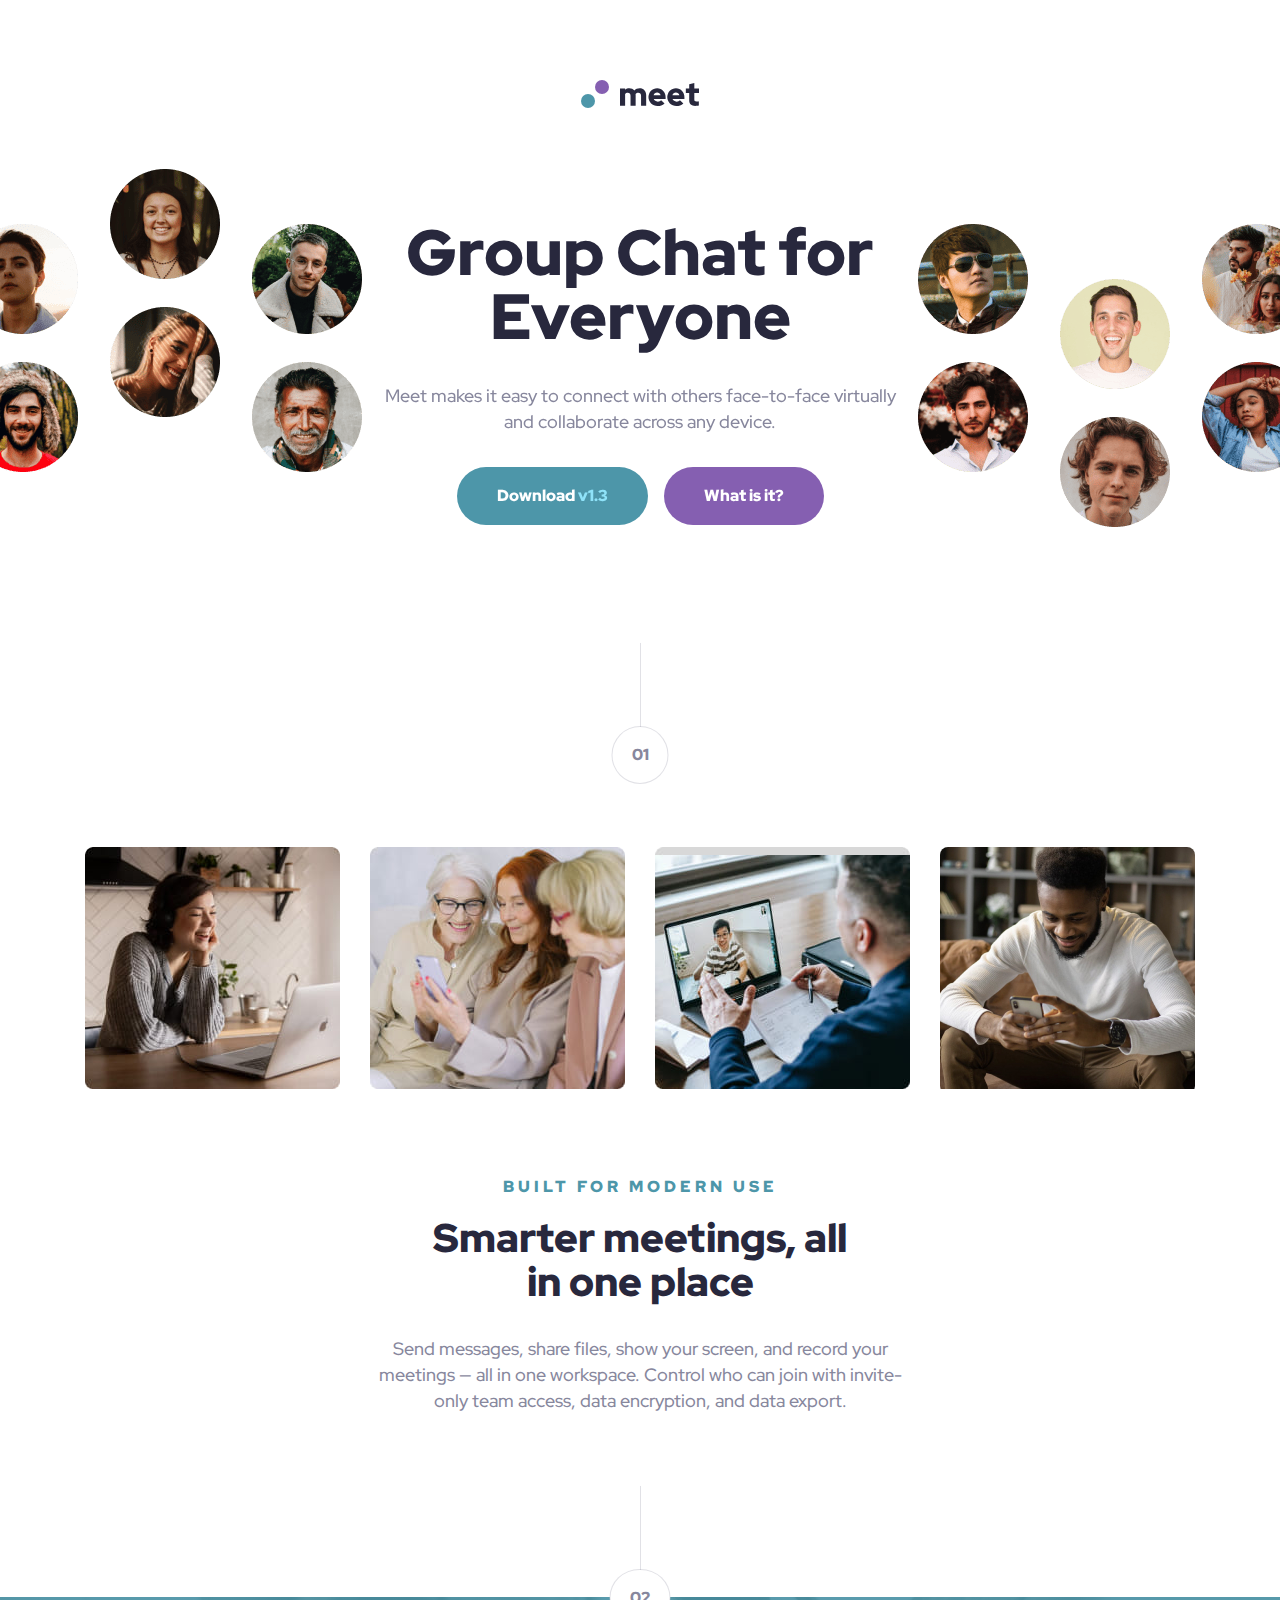
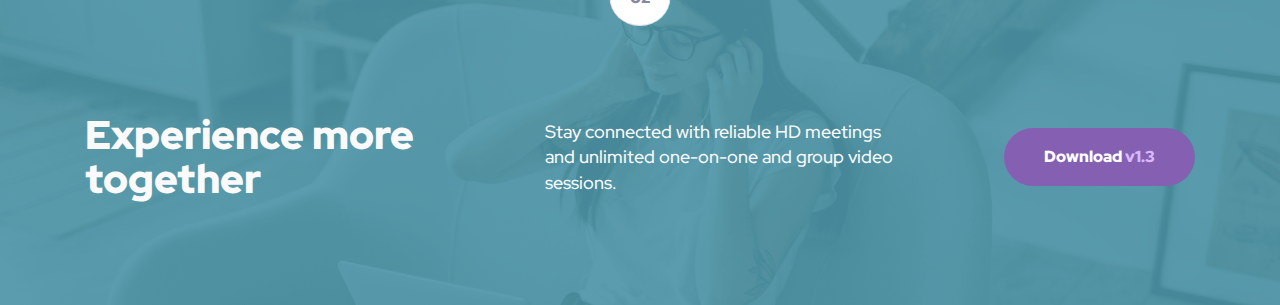
<file: media-5/index.html>
<!DOCTYPE html>
<html lang="en">
  <head>
    <meta charset="UTF-8" />
    <meta name="viewport" content="width=device-width, initial-scale=1.0" />
    <link rel="stylesheet" href="./css/main.css" />
    <title>Document</title>
  </head>
  <body>
    <header class="header">
      <div class="wrapper">
        <div class="header-logo">
          <img src="./image/logo.svg" alt="logo" />
        </div>
        <div class="header-mobileImage">
          <img src="./image/header-mobileImage.png" alt="image not found" />
        </div>
        <div class="header-info">
          <h1 class="header-title">Group Chat for Everyone</h1>
          <p class="header-text">
            Meet makes it easy to connect with others face-to-face virtually and
            collaborate across any device.
          </p>
          <div class="header-links">
            <a href="#!" class="btn">Download <span>v1.3</span></a>
            <a href="#!" class="btn">What is it?</a>
          </div>
        </div>
      </div>
    </header>
    <main class="main">
      <div class="wrapper">
        <div class="arrow"><span>01</span></div>
        <div class="main-images">
          <div class="main-img">
            <img src="./image/main-img1.jpg" alt="image not found" />
          </div>
          <div class="main-img">
            <img src="./image/main-img2.jpg" alt="image not found" />
          </div>
          <div class="main-img">
            <img src="./image/main-img3.jpg" alt="image not found" />
          </div>
          <div class="main-img">
            <img src="./image/main-img4.jpg" alt="image not found" />
          </div>
        </div>
        <div class="main-info">
          <h2 class="main_secondTitle">Built for modern use</h2>
          <h1 class="main_firstTitle">Smarter meetings, all in one place</h1>
          <p class="main_text">
            Send messages, share files, show your screen, and record your
            meetings — all in one workspace. Control who can join with
            invite-only team access, data encryption, and data export.
          </p>
        </div>
        <div class="arrow"><span>02</span></div>
      </div>
    </main>
    <footer class="footer">
      <div class="wrapper">
        <h4 class="footer-title">Experience more together</h4>
        <p class="footer-text">
          Stay connected with reliable HD meetings and unlimited one-on-one and
          group video sessions.
        </p>
        <a href="#!" class="btn">Download <span>v1.3</span></a>
      </div>
    </footer>
  </body>
</html>
</file>
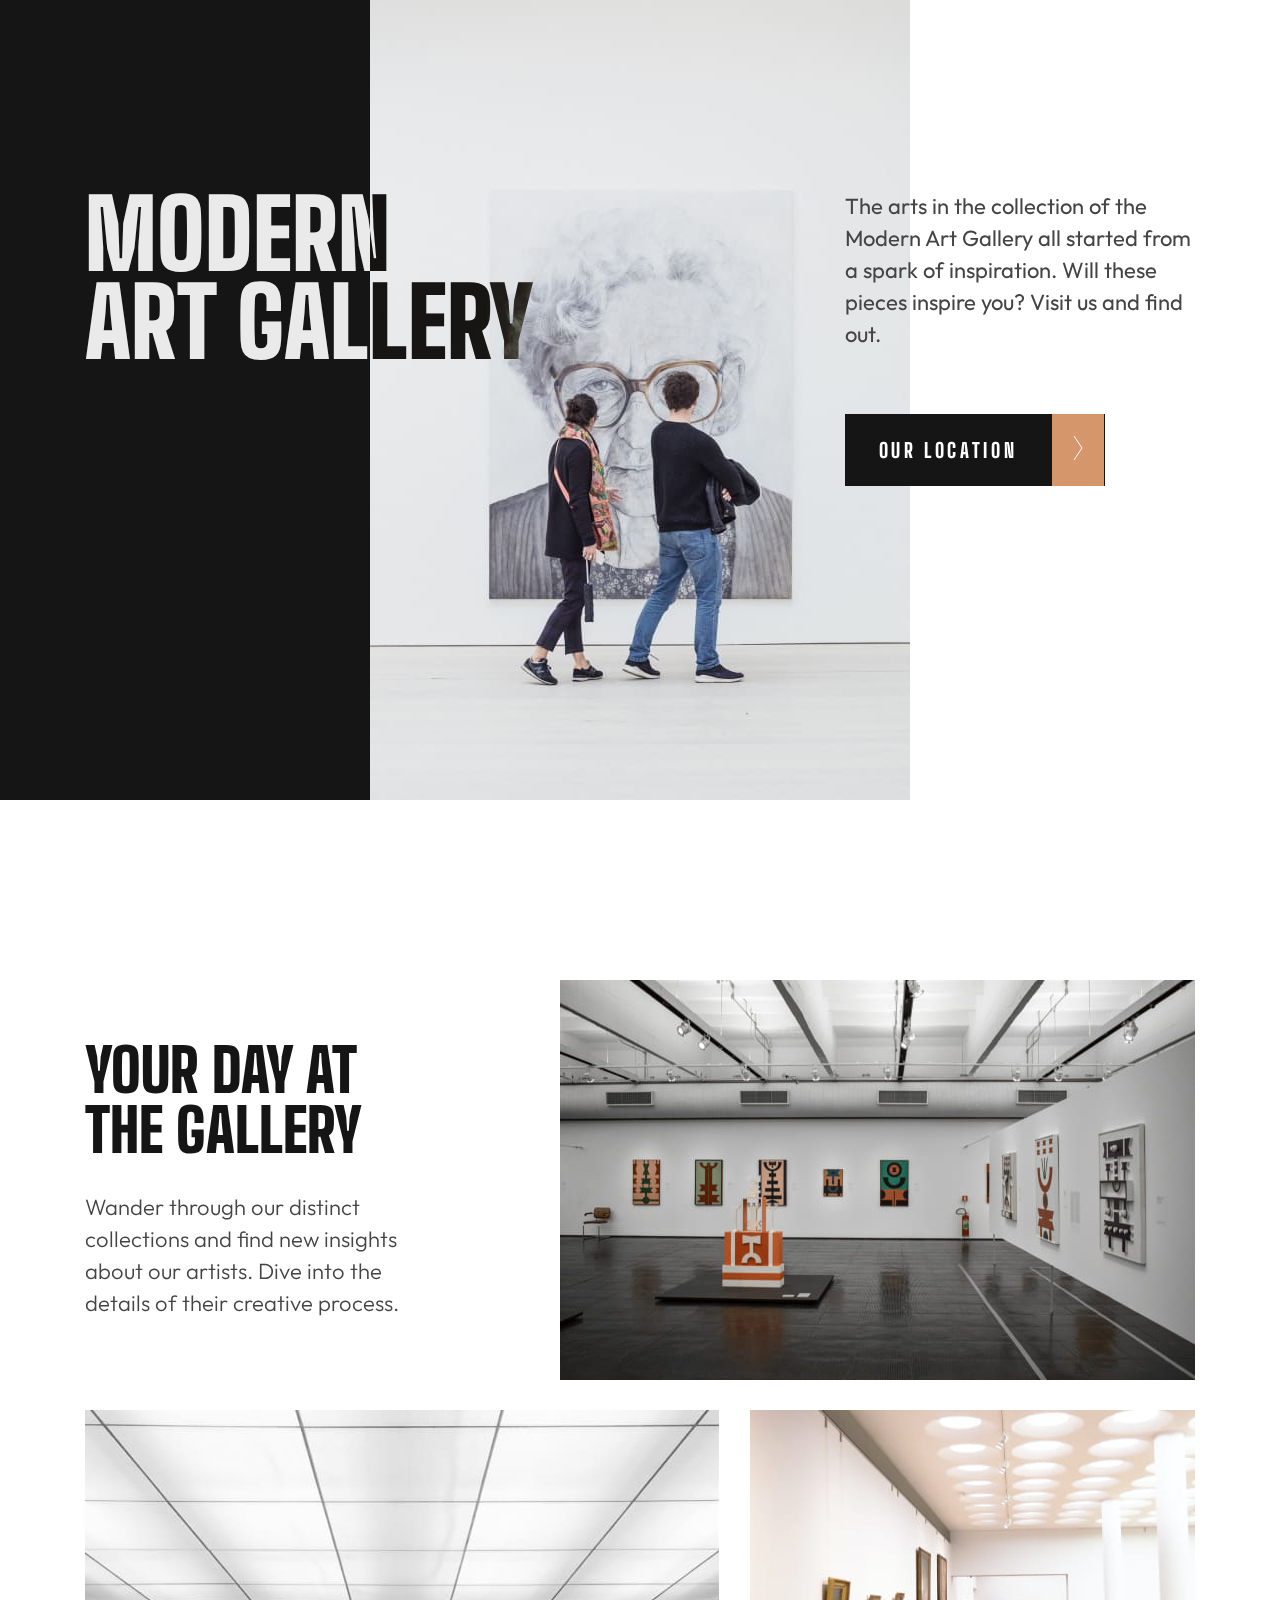
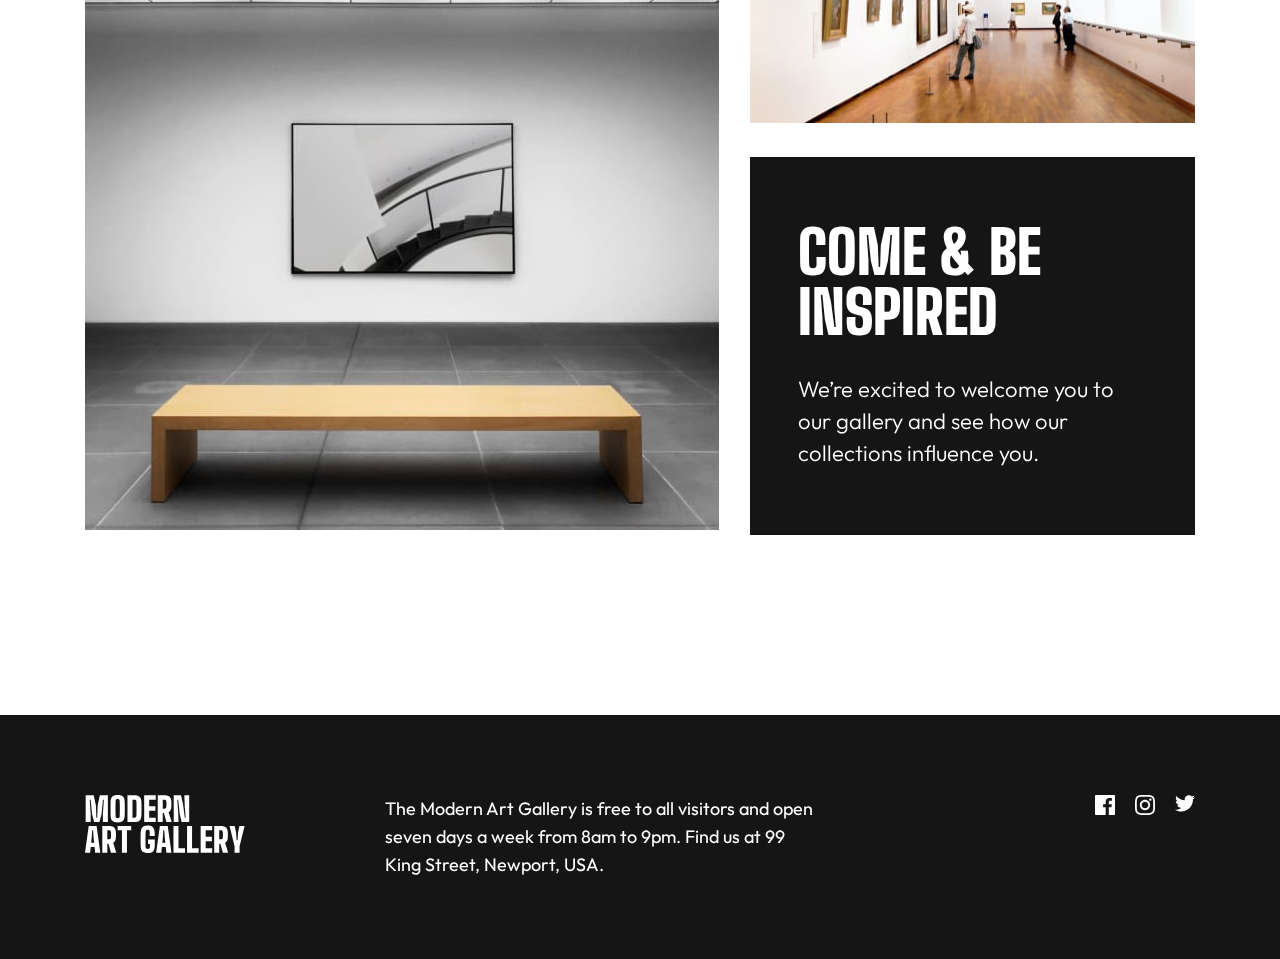
<file: media-6/index.html>
<!DOCTYPE html>
<html lang="en">
  <head>
    <meta charset="UTF-8" />
    <meta name="viewport" content="width=device-width, initial-scale=1.0" />
    <link rel="stylesheet" href="./css/main.css" />
    <title>MODERN ART GALLERY</title>
  </head>
  <body>
    <header class="header">
      <div class="header-image-mobile">
        <img src="./image/header-image-mobile.jpg" alt="image not found" />
      </div>
      <div class="wrapper">
        <h1 class="header-title" data-text="MODERN ART GALLERY">
          MODERN ART GALLERY
        </h1>
        <div class="header-image">
          <img src="./image/header-image.jpg" alt="image not found" />
        </div>
        <div class="header-info">
          <p>
            The arts in the collection of the Modern Art Gallery all started
            from a spark of inspiration. Will these pieces inspire you? Visit us
            and find out.
          </p>
          <a href="#!" class="btn">
            <span>OUR LOCATION</span
            ><span
              ><svg
                width="10"
                height="26"
                viewBox="0 0 10 26"
                fill="none"
                xmlns="http://www.w3.org/2000/svg"
              >
                <path id="Path 2" d="M1 1L9 13L1 25" stroke="white" />
              </svg>
            </span>
          </a>
        </div>
      </div>
    </header>
    <main class="main">
      <div class="wrapper">
        <div class="main-top">
          <div class="main-top__left">
            <h2>Your Day at the Gallery</h2>
            <p>
              Wander through our distinct collections and find new insights
              about our artists. Dive into the details of their creative
              process.
            </p>
          </div>
          <div class="main-top__right"></div>
        </div>
        <div class="main-bottom">
          <div class="main-bottom-left"></div>
          <div class="main-bottom-right">
            <div class="top">
              <img
                src="./image/main-bottom-right-image.jpg"
                alt="image not found"
              />
            </div>
            <div class="bottom">
              <h2>COME & BE INSPIRED</h2>
              <p>
                We’re excited to welcome you to our gallery and see how our
                collections influence you.
              </p>
            </div>
          </div>
        </div>
      </div>
    </main>
    <footer class="footer">
      <div class="wrapper">
        <a href="#!" class="footer-logo">
          <img src="./image/footer-logo.svg" alt="logo" />
        </a>
        <p class="footer-text">
          The Modern Art Gallery is free to all visitors and open seven days a
          week from 8am to 9pm. Find us at 99 King Street, Newport, USA.
        </p>
        <ul class="social-list">
          <li>
            <a href="#!" class="social-list__item"
              ><svg
                width="20"
                height="20"
                viewBox="0 0 20 20"
                fill="none"
                xmlns="http://www.w3.org/2000/svg"
              >
                <path
                  id="Path"
                  d="M18.8958 0H1.10417C0.494167 0 0 0.494167 0 1.10417V18.8967C0 19.5058 0.494167 20 1.10417 20H10.6833V12.255H8.07667V9.23667H10.6833V7.01083C10.6833 4.4275 12.2608 3.02083 14.5658 3.02083C15.67 3.02083 16.6183 3.10333 16.895 3.14V5.84L15.2967 5.84083C14.0433 5.84083 13.8008 6.43667 13.8008 7.31V9.2375H16.79L16.4008 12.2558H13.8008V20H18.8975C19.5058 20 20 19.5058 20 18.8958V1.10417C20 0.494167 19.5058 0 18.8958 0Z"
                  fill="white"
                />
              </svg>
            </a>
          </li>
          <li>
            <a href="#!" class="social-list__item"
              ><svg
                width="20"
                height="20"
                viewBox="0 0 20 20"
                fill="none"
                xmlns="http://www.w3.org/2000/svg"
              >
                <path
                  id="Shape"
                  fill-rule="evenodd"
                  clip-rule="evenodd"
                  d="M10 0C7.28417 0 6.94417 0.0116667 5.8775 0.06C2.24583 0.226667 0.2275 2.24167 0.0608333 5.87667C0.0116667 6.94417 0 7.28417 0 10C0 12.7158 0.0116667 13.0567 0.06 14.1233C0.226667 17.755 2.24167 19.7733 5.87667 19.94C6.94417 19.9883 7.28417 20 10 20C12.7158 20 13.0567 19.9883 14.1233 19.94C17.7517 19.7733 19.775 17.7583 19.9392 14.1233C19.9883 13.0567 20 12.7158 20 10C20 7.28417 19.9883 6.94417 19.94 5.8775C19.7767 2.24917 17.7592 0.2275 14.1242 0.0608333C13.0567 0.0116667 12.7158 0 10 0ZM10 1.8025C12.67 1.8025 12.9867 1.8125 14.0417 1.86083C16.7517 1.98417 18.0175 3.27 18.1408 5.96C18.1892 7.01417 18.1983 7.33083 18.1983 10.0008C18.1983 12.6717 18.1883 12.9875 18.1408 14.0417C18.0167 16.7292 16.7542 18.0175 14.0417 18.1408C12.9867 18.1892 12.6717 18.1992 10 18.1992C7.33 18.1992 7.01333 18.1892 5.95917 18.1408C3.2425 18.0167 1.98333 16.725 1.86 14.0408C1.81167 12.9867 1.80167 12.6708 1.80167 10C1.80167 7.33 1.8125 7.01417 1.86 5.95917C1.98417 3.27 3.24667 1.98333 5.95917 1.86C7.01417 1.8125 7.33 1.8025 10 1.8025ZM4.865 10C4.865 7.16417 7.16417 4.865 10 4.865C12.8358 4.865 15.135 7.16417 15.135 10C15.135 12.8367 12.8358 15.1358 10 15.1358C7.16417 15.1358 4.865 12.8358 4.865 10ZM10 13.3333C8.15917 13.3333 6.66667 11.8417 6.66667 10C6.66667 8.15917 8.15917 6.66667 10 6.66667C11.8408 6.66667 13.3333 8.15917 13.3333 10C13.3333 11.8417 11.8408 13.3333 10 13.3333ZM14.1375 4.6625C14.1375 4 14.675 3.4625 15.3383 3.4625C16.0008 3.4625 16.5375 4 16.5375 4.6625C16.5375 5.325 16.0008 5.8625 15.3383 5.8625C14.675 5.8625 14.1375 5.325 14.1375 4.6625Z"
                  fill="white"
                />
              </svg>
            </a>
          </li>
          <li>
            <a href="#!" class="social-list__item"
              ><svg
                width="20"
                height="17"
                viewBox="0 0 20 17"
                fill="none"
                xmlns="http://www.w3.org/2000/svg"
              >
                <path
                  id="Path"
                  d="M20 2.17221C19.2642 2.49888 18.4733 2.71888 17.6433 2.81805C18.4908 2.31055 19.1417 1.50638 19.4475 0.548047C18.655 1.01805 17.7767 1.35971 16.8417 1.54388C16.0942 0.74638 15.0267 0.248047 13.8467 0.248047C11.1975 0.248047 9.25083 2.71971 9.84917 5.28555C6.44 5.11471 3.41667 3.48138 1.3925 0.99888C0.3175 2.84305 0.835 5.25555 2.66167 6.47721C1.99 6.45555 1.35667 6.27138 0.804167 5.96388C0.759167 7.86471 2.12167 9.64305 4.095 10.0389C3.5175 10.1955 2.885 10.2322 2.24167 10.1089C2.76333 11.7389 4.27833 12.9247 6.075 12.958C4.35 14.3105 2.17667 14.9147 0 14.658C1.81583 15.8222 3.97333 16.5014 6.29 16.5014C13.9083 16.5014 18.2125 10.0672 17.9525 4.29638C18.7542 3.71721 19.45 2.99471 20 2.17221Z"
                  fill="white"
                />
              </svg>
            </a>
          </li>
        </ul>
      </div>
    </footer>
  </body>
</html>
</file>
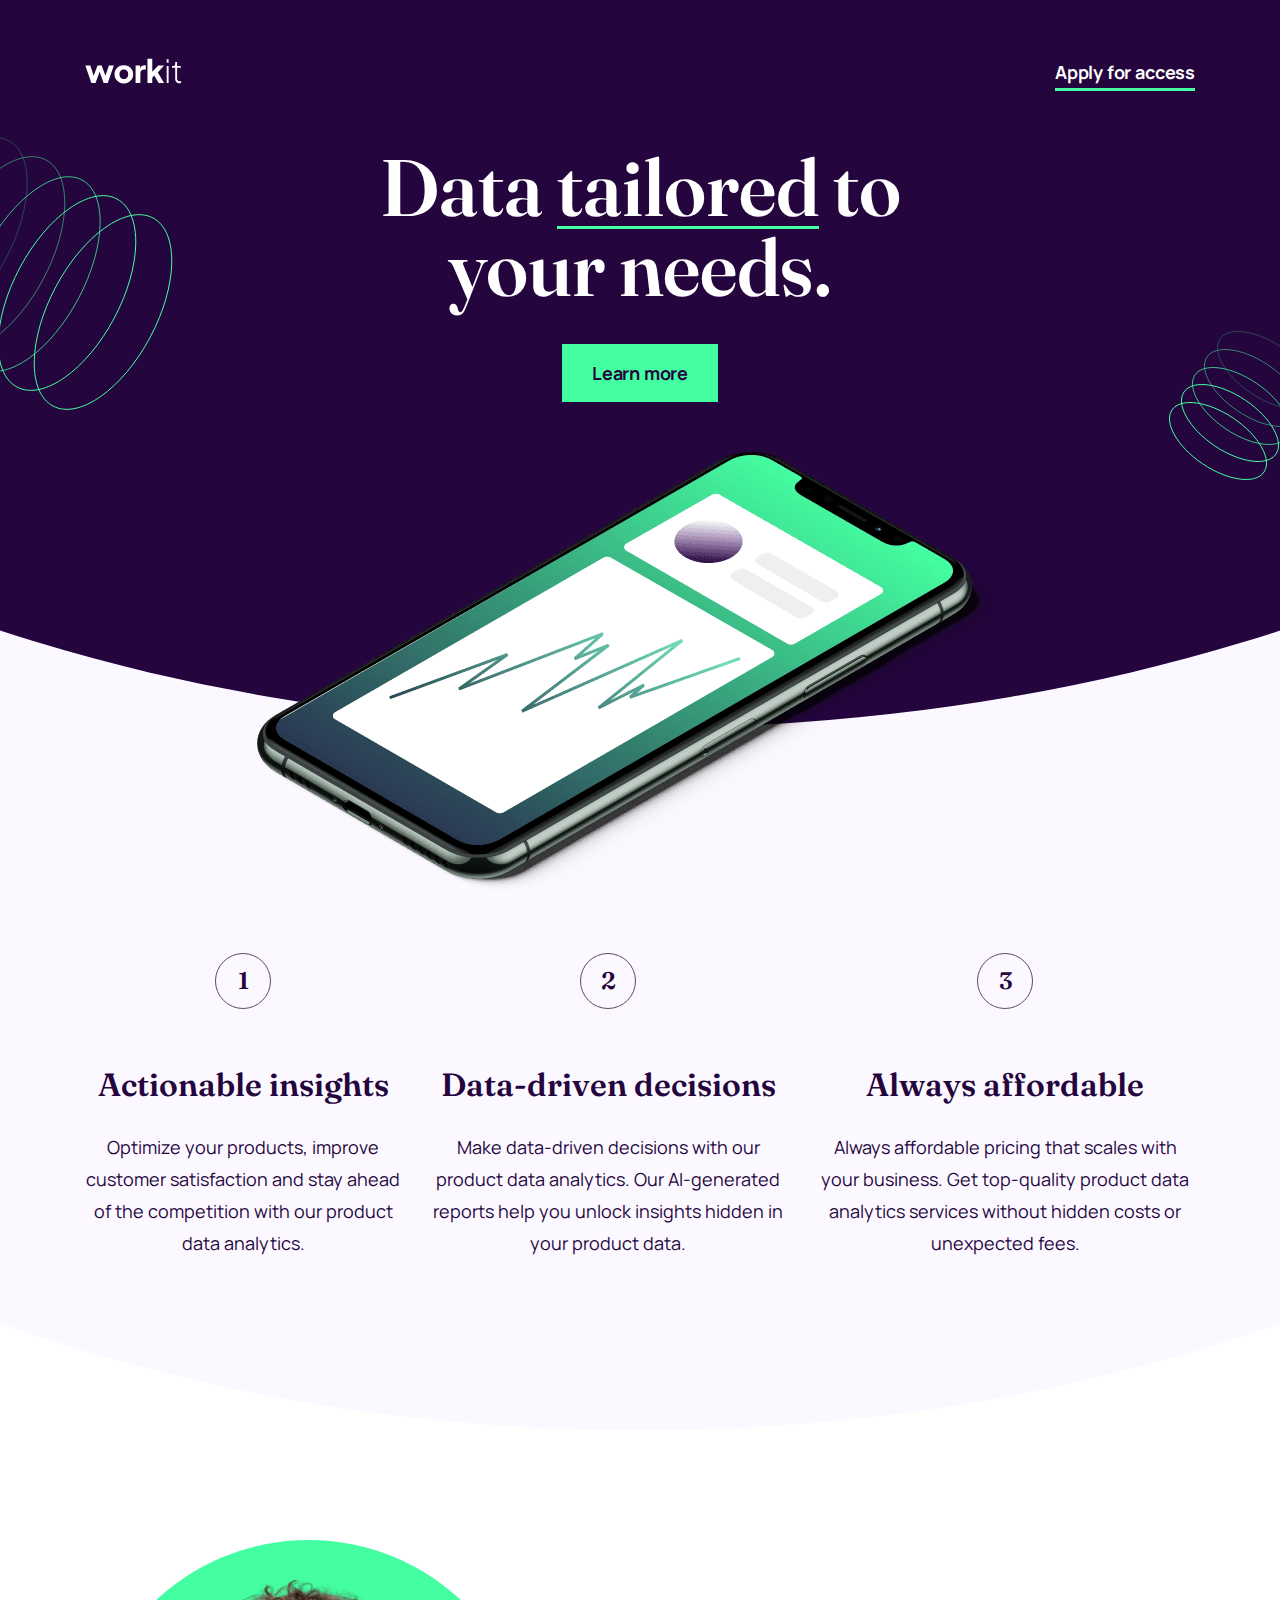
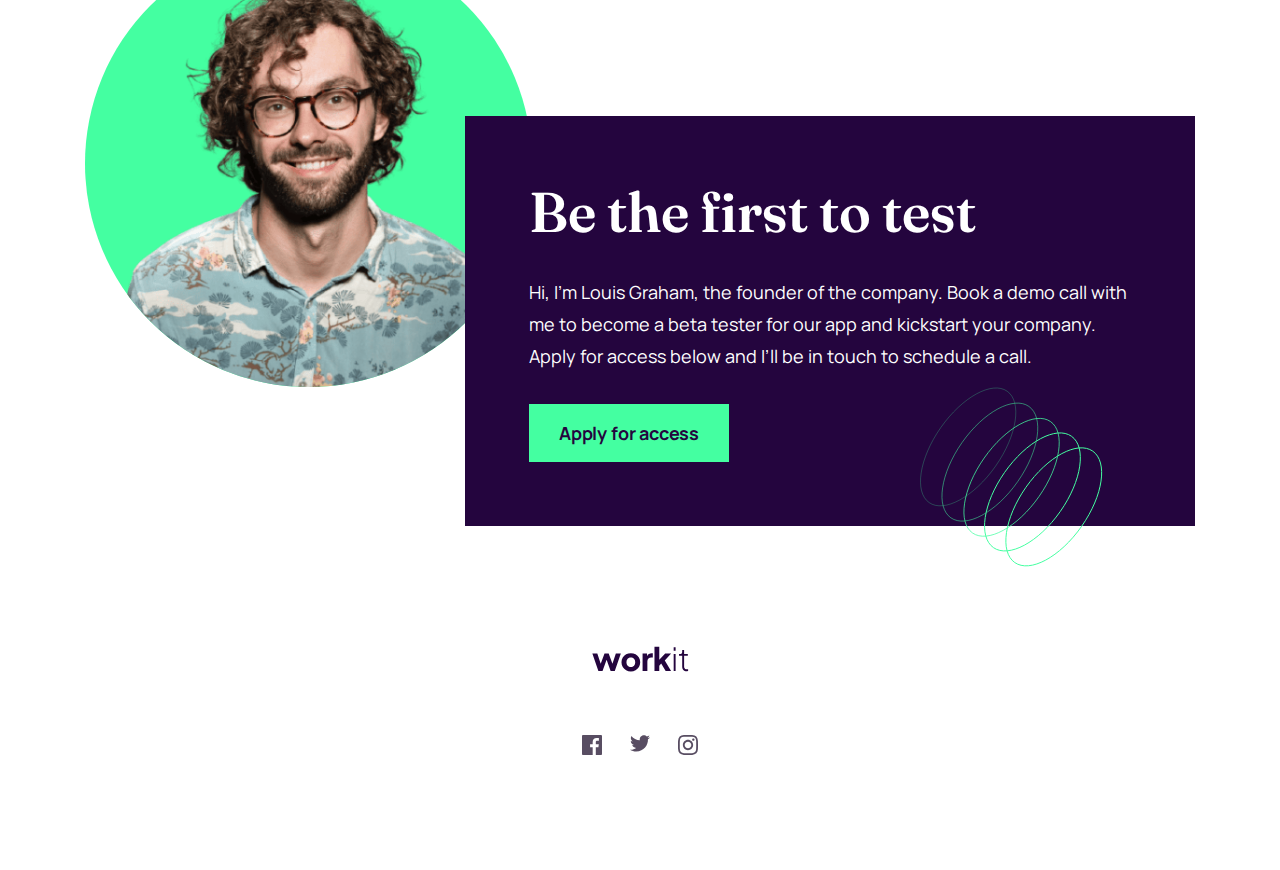
<file: media-7/index.html>
<!DOCTYPE html>
<html lang="en">
  <head>
    <meta charset="UTF-8" />
    <meta name="viewport" content="width=device-width, initial-scale=1.0" />
    <link rel="stylesheet" href="./css/main.css" />
    <title>workit</title>
  </head>
  <body>
    <div class="header">
      <div class="wrapper">
        <nav class="navbar">
          <a href="#!" class="navbar-logo">
            <img src="./image/header/navbar-logo.svg" alt="logo" />
          </a>
          <a href="#!" class="navbar-link">Apply for access</a>
        </nav>
        <div class="header-info">
          <h1>Data <span>tailored</span> to your needs.</h1>
          <a href="#!" class="btn">Learn more</a>
          <div class="header-image">
            <img src="./image/header/image.png" alt="image not found" />
          </div>
        </div>
      </div>
    </div>
    <main class="main">
      <section class="section-advice">
        <div class="wrapper">
          <div class="advices-list">
            <div class="advice">
              <div class="advices-number">1</div>
              <div class="advices-about">
                <h3>Actionable insights</h3>
                <p>
                  Optimize your products, improve customer satisfaction and stay
                  ahead of the competition with our product data analytics.
                </p>
              </div>
            </div>
            <div class="advice">
              <div class="advices-number">2</div>
              <div class="advices-about">
                <h3>Data-driven decisions</h3>
                <p>
                  Make data-driven decisions with our product data analytics.
                  Our AI-generated reports help you unlock insights hidden in
                  your product data.
                </p>
              </div>
            </div>
            <div class="advice">
              <div class="advices-number">3</div>
              <div class="advices-about">
                <h3>Always affordable</h3>
                <p>
                  Always affordable pricing that scales with your business. Get
                  top-quality product data analytics services without hidden
                  costs or unexpected fees.
                </p>
              </div>
            </div>
          </div>
        </div>
      </section>
      <section class="section-test">
        <div class="wrapper">
          <div class="test-box">
            <div class="test-image">
              <img src="./image/main/test/image.png" alt="image not found" />
            </div>
            <div class="test-info">
              <h2>Be the first to test</h2>
              <p>
                Hi, I'm Louis Graham, the founder of the company. Book a demo
                call with me to become a beta tester for our app and kickstart
                your company. Apply for access below and I’ll be in touch to
                schedule a call.
              </p>
              <a href="#!" class="btn">Apply for access</a>
            </div>
          </div>
        </div>
      </section>
    </main>
    <footer class="footer">
      <a href="" class="footer-logo">
        <img src="./image/footer/logo.svg" alt="logo" />
      </a>
      <ul class="socialMedia-list">
        <li>
          <a href="#!" class="socialMedia-list-item"
            ><svg
              width="20"
              height="20"
              viewBox="0 0 20 20"
              fill="none"
              xmlns="http://www.w3.org/2000/svg"
            >
              <path
                d="M18.8958 -0.00012207H1.10417C0.494167 -0.00012207 0 0.494045 0 1.10404V18.8965C0 19.5057 0.494167 19.9999 1.10417 19.9999H10.6833V12.2549H8.07667V9.23654H10.6833V7.01071C10.6833 4.42738 12.2608 3.02071 14.5658 3.02071C15.67 3.02071 16.6183 3.10321 16.895 3.13988V5.83988L15.2967 5.84071C14.0433 5.84071 13.8008 6.43654 13.8008 7.30988V9.23738H16.79L16.4008 12.2557H13.8008V19.9999H18.8975C19.5058 19.9999 20 19.5057 20 18.8957V1.10404C20 0.494045 19.5058 -0.00012207 18.8958 -0.00012207Z"
                fill="#584D62"
              />
            </svg>
          </a>
        </li>
        <li>
          <a href="#!" class="socialMedia-list-item">
            <svg
              width="20"
              height="17"
              viewBox="0 0 20 17"
              fill="none"
              xmlns="http://www.w3.org/2000/svg"
            >
              <path
                d="M20 2.17209C19.2642 2.49876 18.4733 2.71876 17.6433 2.81792C18.4908 2.31042 19.1417 1.50626 19.4475 0.547925C18.655 1.01792 17.7767 1.35959 16.8417 1.54376C16.0942 0.746258 15.0267 0.247925 13.8467 0.247925C11.1975 0.247925 9.25083 2.71959 9.84917 5.28542C6.44 5.11459 3.41667 3.48126 1.3925 0.998758C0.3175 2.84292 0.835 5.25542 2.66167 6.47709C1.99 6.45542 1.35667 6.27126 0.804167 5.96376C0.759167 7.86459 2.12167 9.64293 4.095 10.0388C3.5175 10.1954 2.885 10.2321 2.24167 10.1088C2.76333 11.7388 4.27833 12.9246 6.075 12.9579C4.35 14.3104 2.17667 14.9146 0 14.6579C1.81583 15.8221 3.97333 16.5013 6.29 16.5013C13.9083 16.5013 18.2125 10.0671 17.9525 4.29626C18.7542 3.71709 19.45 2.99459 20 2.17209Z"
                fill="#584D62"
              />
            </svg>
          </a>
        </li>
        <li>
          <a href="#!" class="socialMedia-list-item"
            ><svg
              width="20"
              height="20"
              viewBox="0 0 20 20"
              fill="none"
              xmlns="http://www.w3.org/2000/svg"
            >
              <path
                fill-rule="evenodd"
                clip-rule="evenodd"
                d="M10 -0.00012207C7.28417 -0.00012207 6.94417 0.0115446 5.8775 0.0598779C2.24583 0.226545 0.2275 2.24154 0.0608333 5.87654C0.0116667 6.94404 0 7.28404 0 9.99988C0 12.7157 0.0116667 13.0565 0.06 14.1232C0.226667 17.7549 2.24167 19.7732 5.87667 19.9399C6.94417 19.9882 7.28417 19.9999 10 19.9999C12.7158 19.9999 13.0567 19.9882 14.1233 19.9399C17.7517 19.7732 19.775 17.7582 19.9392 14.1232C19.9883 13.0565 20 12.7157 20 9.99988C20 7.28404 19.9883 6.94404 19.94 5.87738C19.7767 2.24904 17.7592 0.227378 14.1242 0.0607113C13.0567 0.0115446 12.7158 -0.00012207 10 -0.00012207ZM10 1.80238C12.67 1.80238 12.9867 1.81238 14.0417 1.86071C16.7517 1.98404 18.0175 3.26988 18.1408 5.95988C18.1892 7.01404 18.1983 7.33071 18.1983 10.0007C18.1983 12.6715 18.1883 12.9874 18.1408 14.0415C18.0167 16.729 16.7542 18.0174 14.0417 18.1407C12.9867 18.189 12.6717 18.199 10 18.199C7.33 18.199 7.01333 18.189 5.95917 18.1407C3.2425 18.0165 1.98333 16.7249 1.86 14.0407C1.81167 12.9865 1.80167 12.6707 1.80167 9.99988C1.80167 7.32988 1.8125 7.01404 1.86 5.95904C1.98417 3.26988 3.24667 1.98321 5.95917 1.85988C7.01417 1.81238 7.33 1.80238 10 1.80238ZM4.865 9.99988C4.865 7.16404 7.16417 4.86488 10 4.86488C12.8358 4.86488 15.135 7.16404 15.135 9.99988C15.135 12.8365 12.8358 15.1357 10 15.1357C7.16417 15.1357 4.865 12.8357 4.865 9.99988ZM10 13.3332C8.15917 13.3332 6.66667 11.8415 6.66667 9.99988C6.66667 8.15904 8.15917 6.66654 10 6.66654C11.8408 6.66654 13.3333 8.15904 13.3333 9.99988C13.3333 11.8415 11.8408 13.3332 10 13.3332ZM14.1375 4.66238C14.1375 3.99988 14.675 3.46238 15.3383 3.46238C16.0008 3.46238 16.5375 3.99988 16.5375 4.66238C16.5375 5.32488 16.0008 5.86238 15.3383 5.86238C14.675 5.86238 14.1375 5.32488 14.1375 4.66238Z"
                fill="#584D62"
              />
            </svg>
          </a>
        </li>
      </ul>
    </footer>
  </body>
</html>
</file>
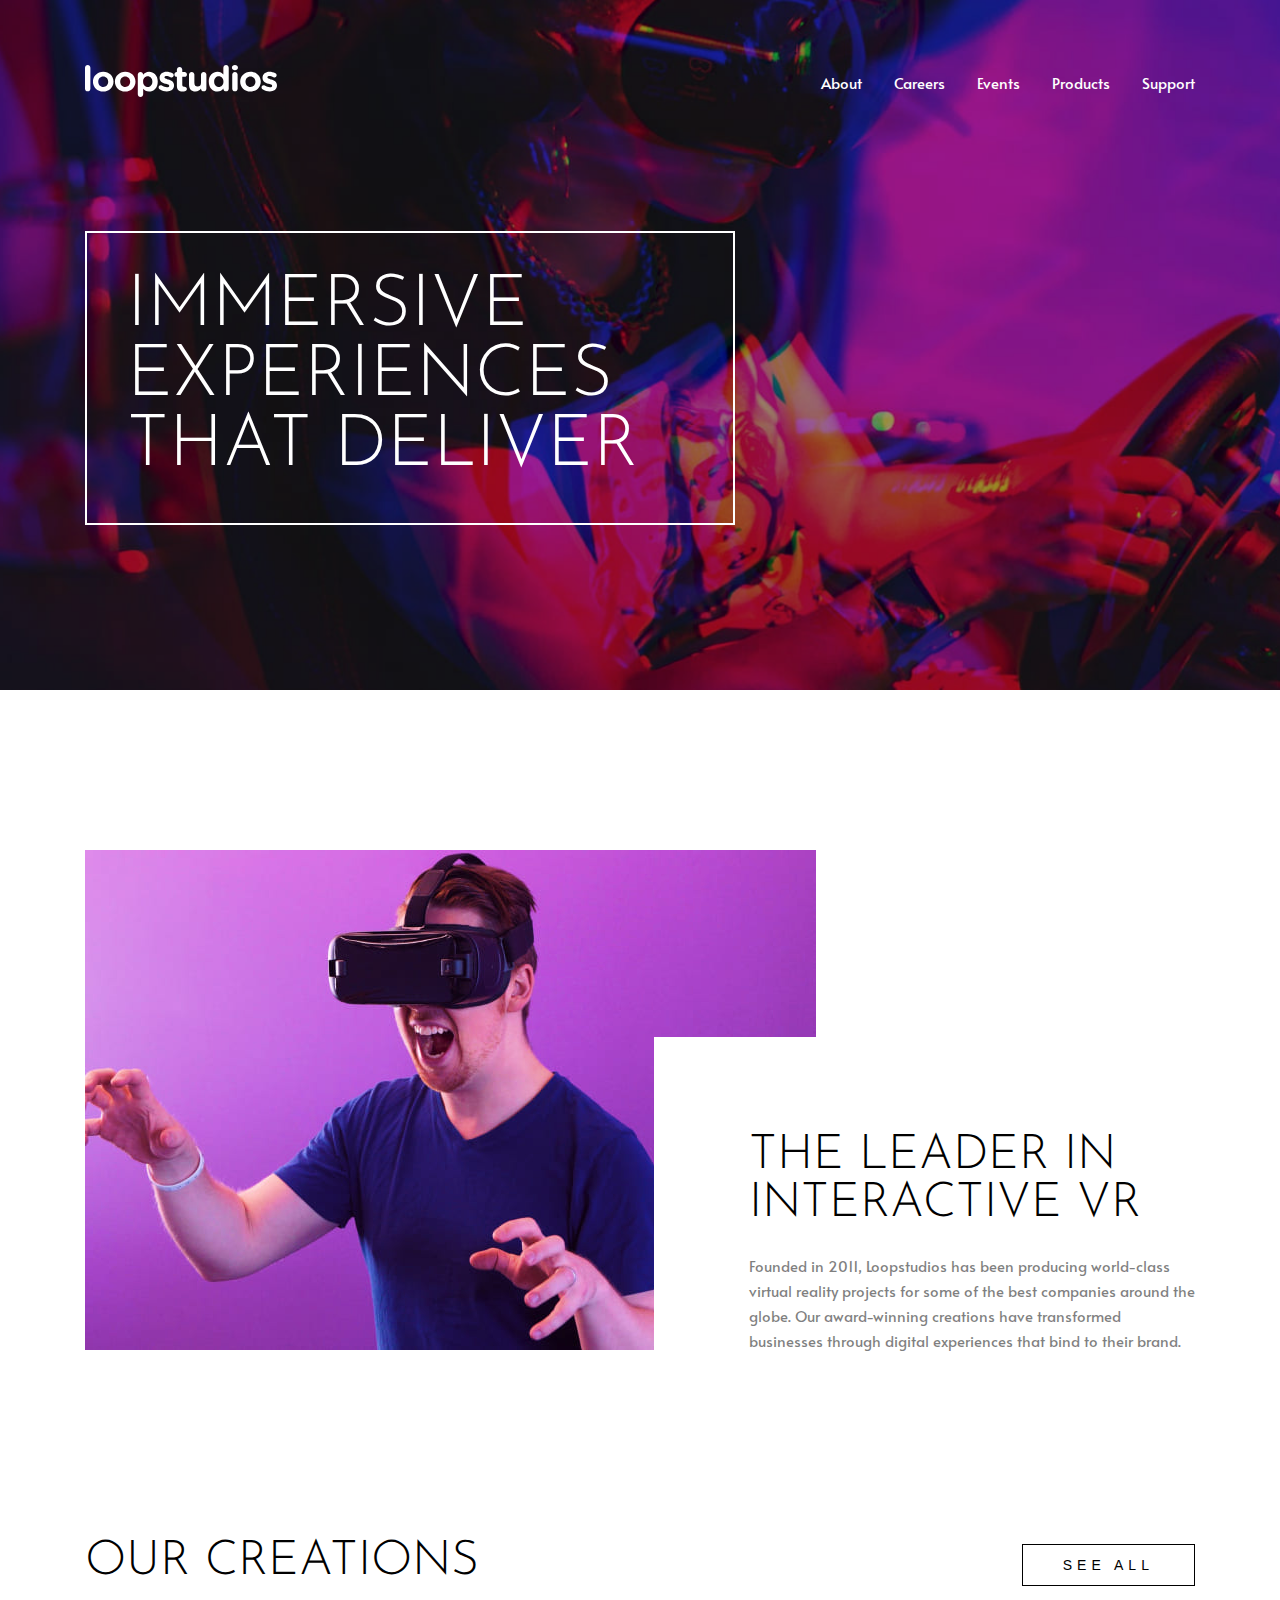
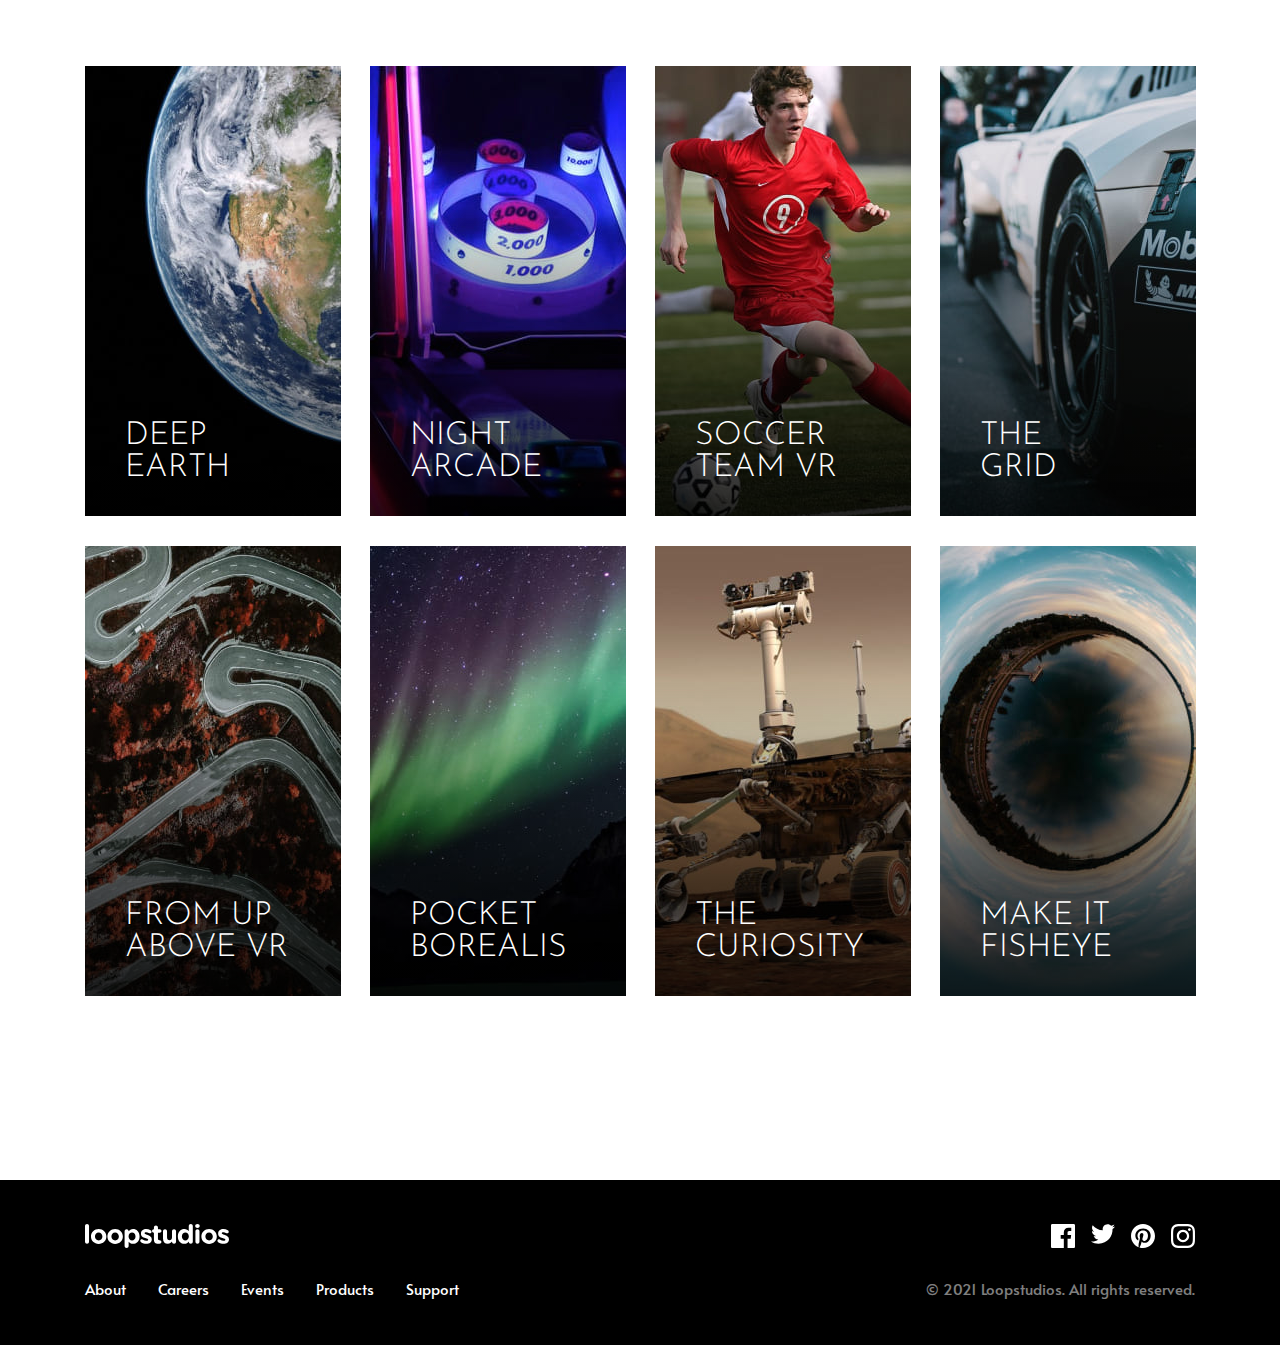
<file: media-9/index.html>
<!DOCTYPE html>
<html lang="en">
  <head>
    <meta charset="UTF-8" />
    <meta name="viewport" content="width=device-width, initial-scale=1.0" />
    <link rel="stylesheet" href="./css/main.css" />
    <title>Loopstudios</title>
  </head>
  <body>
    <!-- HEADER -->
    <header class="header">
      <div class="wrapper">
        <nav class="navbar">
          <a href="#!" class="header-logo">
            <img src="./img/header/logo.svg" alt="Logo" />
          </a>

          <ul class="haeder-navList">
            <li><a class="header-navList__item" href="#!">About</a></li>
            <li><a class="header-navList__item" href="#!">Careers</a></li>
            <li><a class="header-navList__item" href="#!">Events</a></li>
            <li><a class="header-navList__item" href="#!">Products</a></li>
            <li><a class="header-navList__item" href="#!">Support</a></li>
          </ul>

          <button class="burger">
            <span></span><span></span><span></span>
          </button>
        </nav>

        <h1 class="header-title">Immersive experiences that deliver</h1>
      </div>
    </header>
    <!-- HEADER -->

    <!-- MAIN -->
    <main class="main">
      <div class="wrapper">
        <section class="sectionInfo">
          <div class="sectionInfo-img">
            <img src="./img/main/sectionInfo/img.jpg" alt="image not found" />
          </div>

          <div class="sectionInfo-content">
            <h2 class="sectionInfo__title">The leader in interactive VR</h2>
            <p class="sectionInfo__text">
              Founded in 2011, Loopstudios has been producing world-class
              virtual reality projects for some of the best companies around the
              globe. Our award-winning creations have transformed businesses
              through digital experiences that bind to their brand.
            </p>
          </div>
        </section>

        <section class="sectionCreations">
          <div class="sectionCreations-header">
            <h2 class="sectionCreations__title">OUR CREATIONS</h2>
            <button class="sectionCreations__link">SEE ALL</button>
          </div>

          <div class="sectionCreations-main">
            <a href="#!" class="sectionCreations__creation">
              <span class="creation-title">DEEP <br />EARTH</span>
            </a>
            <a href="#!" class="sectionCreations__creation">
              <span class="creation-title">NIGHT <br />ARCADE</span>
            </a>
            <a href="#!" class="sectionCreations__creation">
              <span class="creation-title">SOCCER <br />TEAM VR</span>
            </a>
            <a href="#!" class="sectionCreations__creation">
              <span class="creation-title">THE <br />GRID</span>
            </a>
            <a href="#!" class="sectionCreations__creation">
              <span class="creation-title">FROM UP <br />ABOVE VR</span>
            </a>
            <a href="#!" class="sectionCreations__creation">
              <span class="creation-title">POCKET <br />BOREALIS</span>
            </a>
            <a href="#!" class="sectionCreations__creation">
              <span class="creation-title">THE <br />CURIOSITY</span>
            </a>
            <a href="#!" class="sectionCreations__creation">
              <span class="creation-title">MAKE IT <br />FISHEYE</span>
            </a>
          </div>

          <button class="sectionCreations__link btnMobile">SEE ALL</button>
        </section>
      </div>
    </main>
    <!-- MAIN -->

    <!-- FOOTER -->
    <footer class="footer">
      <div class="wrapper">
        <div class="footerNav">
          <a class="footer-logo">
            <img src="./img/footer/logo.svg" alt="logo" />
          </a>

          <ul class="footer-navList">
            <li><a class="footer-navList__item" href="#!">About</a></li>
            <li><a class="footer-navList__item" href="#!">Careers</a></li>
            <li><a class="footer-navList__item" href="#!">Events</a></li>
            <li><a class="footer-navList__item" href="#!">Products</a></li>
            <li><a class="footer-navList__item" href="#!">Support</a></li>
          </ul>
        </div>

        <div class="footer-social">
          <ul class="footer__socialMedia">
            <li>
              <a href="#!" class="socialMedia-item"
                ><img src="./img/footer/facebook.svg" alt="facebook"
              /></a>
            </li>
            <li>
              <a href="#!" class="socialMedia-item"
                ><img src="./img/footer/twitter.svg" alt="twitter"
              /></a>
            </li>
            <li>
              <a href="#!" class="socialMedia-item"
                ><img src="./img/footer/pinterest.svg" alt="pinterest"
              /></a>
            </li>
            <li>
              <a href="#!" class="socialMedia-item"
                ><img src="./img/footer/instagram.svg" alt="instagram"
              /></a>
            </li>
          </ul>
          <h6 class="owener">© 2021 Loopstudios. All rights reserved.</h6>
        </div>
      </div>
    </footer>
    <!-- FOOTER -->
  </body>
</html>
</file>
<file: style.css>
body {
  font-family: "Courier New", Courier, monospace;
}

.title {
  text-align: center;
}
.list {
  max-width: 1480px;
  padding: 0 20px;
  padding-top: 40px;
  margin: 0 auto;
  list-style: none;
  display: flex;
  flex-wrap: wrap;
  justify-content: space-around;
  gap: 50px;
}
.list .list-item a {
  color: black;
  text-decoration: none;
  display: flex;
  flex-direction: column-reverse;
  gap: 12px;
  max-width: 300px;
  img {
    width: 100%;
  }
}
</file>
<file: media-1/css/style.css>
@import url("https://fonts.googleapis.com/css2?family=Heebo:wght@100..900&family=Josefin+Sans:ital,wght@0,100..700;1,100..700&display=swap");
* {
  margin: 0;
  padding: 0;
  -webkit-box-sizing: border-box;
          box-sizing: border-box;
}

body {
  font-family: "Josefin Sans", sans-serif;
  display: -webkit-box;
  display: -ms-flexbox;
  display: flex;
  -webkit-box-pack: justify;
      -ms-flex-pack: justify;
          justify-content: space-between;
  background: linear-gradient(150.03deg, #ffffff 0%, #fff4f4 84.51%);
}
body a {
  font-family: "Josefin Sans", sans-serif;
  text-decoration: none;
}
body button {
  font-family: "Josefin Sans", sans-serif;
  border: none;
}
body input {
  font-family: "Josefin Sans", sans-serif;
  border: none;
  outline: none;
  background: none;
}
body .continer {
  height: 100vh;
  -webkit-box-flex: 1;
      -ms-flex-positive: 1;
          flex-grow: 1;
  background-image: url(../img/background-1.png), url(../img/background-2.png);
  background-repeat: no-repeat;
  background-position: top left, right bottom;
  background-size: contain, auto;
}
body .continer .info {
  max-width: 659px;
  padding: 65px 50px 0 165px;
}
body .continer .info .logo {
  display: block;
  margin-bottom: 136px;
}
body .continer .info .img-mobile {
  display: none;
}
body .continer .info h1 {
  font-weight: 600;
  font-size: 64px;
  line-height: 111%;
  letter-spacing: 0.27em;
  margin-bottom: 32px;
}
body .continer .info h1 span {
  font-weight: 300;
  line-height: 100%;
  color: #ce9898;
}
body .continer .info p {
  font-weight: 400;
  font-size: 16px;
  line-height: 175%;
  color: #ce9898;
  margin-bottom: 40px;
}
body .continer .info .email {
  display: -webkit-box;
  display: -ms-flexbox;
  display: flex;
  border: 1px solid rgba(206, 152, 152, 0.5);
  border-radius: 28px;
}
body .continer .info .email input {
  -webkit-box-flex: 1;
      -ms-flex-positive: 1;
          flex-grow: 1;
  padding: 15px 0 13px 32px;
  font-weight: 400;
  font-size: 16px;
  line-height: 175%;
  color: #ce9898;
}
body .continer .info .email input::-webkit-input-placeholder {
  color: rgba(206, 152, 152, 0.5);
}
body .continer .info .email input::-moz-placeholder {
  color: rgba(206, 152, 152, 0.5);
}
body .continer .info .email input:-ms-input-placeholder {
  color: rgba(206, 152, 152, 0.5);
}
body .continer .info .email input::-ms-input-placeholder {
  color: rgba(206, 152, 152, 0.5);
}
body .continer .info .email input::placeholder {
  color: rgba(206, 152, 152, 0.5);
}
body .continer .info .email button {
  cursor: pointer;
  overflow: hidden;
  position: relative;
  width: 100px;
  border-radius: 28px;
  background: linear-gradient(135deg, #f8bfbf 0%, #ee8b8b 100%);
  -webkit-box-shadow: 0px 15px 20px 0px rgba(198, 110, 110, 0.25);
          box-shadow: 0px 15px 20px 0px rgba(198, 110, 110, 0.25);
  -webkit-transform: scale(1.035);
      -ms-transform: scale(1.035);
          transform: scale(1.035);
  -webkit-transition-duration: 0.3s;
          transition-duration: 0.3s;
}
body .continer .info .email button span {
  display: block;
  width: 12.5px;
  height: 12.5px;
  margin: 0 auto;
  border-top: 2px solid #fff;
  border-right: 2px solid #fff;
  rotate: 45deg;
  z-index: 1;
}
body .continer .info .email button::after {
  content: "";
  display: block;
  position: absolute;
  top: 0;
  left: 0;
  width: 100%;
  height: 100%;
  background: #fff;
  opacity: 0;
  -webkit-transition-duration: 0.3s;
          transition-duration: 0.3s;
}
body .continer .info .email button:focus {
  -webkit-transform: scale(1.07);
      -ms-transform: scale(1.07);
          transform: scale(1.07);
}
body .continer .info .email button:focus::after {
  opacity: 0.5;
}
body .img {
  overflow: hidden;
  height: 100vh;
}
body .img img {
  height: 100%;
}

@media (max-width: 1024px) {
  body .img {
    display: none;
  }
}
@media (max-width: 768px) {
  body .continer {
    height: auto;
    padding-bottom: 92px;
  }
  body .continer .info {
    max-width: 100%;
    padding: 0;
  }
  body .continer .info .logo {
    padding: 32px;
    margin: 0;
  }
  body .continer .info .img-mobile {
    display: block;
    margin-bottom: 64px;
  }
  body .continer .info .img-mobile img {
    width: 100%;
  }
  body .continer .info h1 {
    font-size: 40px;
    line-height: 105%;
    text-align: center;
    padding: 0 32px;
    margin-bottom: 16px;
  }
  body .continer .info p {
    text-align: center;
    padding: 0 32px;
    font-size: 14px;
    line-height: 157%;
  }
  body .continer .info .email {
    margin: 0 32px;
  }
  body .continer .info .email button {
    max-width: 64px;
  }
}
</file>
<file: media-2/css/main.css>
@import url("https://fonts.googleapis.com/css2?family=Open+Sans:ital,wght@0,300..800;1,300..800&family=Poppins:ital,wght@0,100;0,200;0,300;0,400;0,500;0,600;0,700;0,800;0,900;1,100;1,200;1,300;1,400;1,500;1,600;1,700;1,800;1,900&display=swap");
* {
  margin: 0;
  padding: 0;
  -webkit-box-sizing: border-box;
          box-sizing: border-box;
}

a {
  text-decoration: none;
}

ul {
  list-style: none;
}

.wrapper {
  max-width: 1358px;
  margin: 0 auto;
  padding: 0 39px;
}

body {
  font-family: "Open Sans", sans-serif;
}
body .header {
  background: #edfbff;
  background-image: url(../image/header-background/bcg-image1.png), url(../image/header-background/bcg-image2.png), url(../image/header-background/bcg-image3.png), url(../image/header-background/bcg-image4.png), url(../image/header-background/bcg-image5.png), url(../image/header-background/bcg-image6.png);
  background-repeat: no-repeat;
  background-position: top right, top left, top 136px left 804px, top 262px left 1309px, right 912px bottom 360px, right 438px bottom 120px;
}
body .header .navbar {
  padding-top: 48px;
  display: -webkit-box;
  display: -ms-flexbox;
  display: flex;
  -webkit-box-pack: justify;
      -ms-flex-pack: justify;
          justify-content: space-between;
  -webkit-box-align: center;
      -ms-flex-align: center;
          align-items: center;
}
body .header .navbar .header-logo {
  display: -webkit-box;
  display: -ms-flexbox;
  display: flex;
  -webkit-box-align: center;
      -ms-flex-align: center;
          align-items: center;
}
body .header .navbar .navbar-btn {
  padding: 14px 64px;
  display: inline-block;
  -webkit-box-shadow: 0 3px 11px 0 rgba(0, 0, 0, 0.1);
          box-shadow: 0 3px 11px 0 rgba(0, 0, 0, 0.1);
  background: #fff;
  border-radius: 24px;
  font-weight: 700;
  font-size: 14px;
  color: #00252e;
  -webkit-transition: 0.4s ease-in-out;
  transition: 0.4s ease-in-out;
}
body .header .navbar .navbar-btn:hover {
  color: #808e9a;
}
body .header .header-about {
  padding: 72px 0;
  display: -webkit-box;
  display: -ms-flexbox;
  display: flex;
  -webkit-box-align: center;
      -ms-flex-align: center;
          align-items: center;
  gap: 56px;
}
body .header .header-about .about-info {
  max-width: 536px;
  min-width: 440px;
  -webkit-box-flex: 1;
      -ms-flex: 1 0 0px;
          flex: 1 0 0;
}
body .header .header-about .about-info .header-title {
  font-family: "Poppins", sans-serif;
  font-weight: 600;
  font-size: 40px;
  line-height: 150%;
  color: #00252e;
  margin-bottom: 32px;
}
body .header .header-about .about-info .header-text {
  font-weight: 400;
  font-size: 18px;
  line-height: 150%;
  color: #00252e;
  margin-bottom: 32px;
}
body .header .header-about .about-info .header-about_btn {
  display: inline-block;
  border-radius: 28px;
  padding: 19px 67px;
  -webkit-box-shadow: 2px 3px 6px 1px rgba(255, 82, 193, 0.17);
          box-shadow: 2px 3px 6px 1px rgba(255, 82, 193, 0.17);
  background: #ff52c1;
  font-weight: 700;
  font-size: 14px;
  color: #fff;
  -webkit-transition: 0.4s ease-in-out;
  transition: 0.4s ease-in-out;
}
body .header .header-about .about-info .header-about_btn:hover {
  background: #ff9adb;
}
body .header .header-about .about-image {
  -webkit-box-flex: 1;
      -ms-flex: 1 0 0px;
          flex: 1 0 0;
}
body .header .header-about .about-image img {
  width: 100%;
}
body .main .section-about {
  padding: 160px 0;
  display: -webkit-box;
  display: -ms-flexbox;
  display: flex;
  -webkit-box-orient: vertical;
  -webkit-box-direction: normal;
      -ms-flex-direction: column;
          flex-direction: column;
  gap: 40px;
}
body .main .section-about .about-item {
  border-radius: 16px;
  padding: 0 32px 0 120px;
  -webkit-box-shadow: 0 0 14px 0 rgba(0, 0, 0, 0.07);
          box-shadow: 0 0 14px 0 rgba(0, 0, 0, 0.07);
  display: -webkit-box;
  display: -ms-flexbox;
  display: flex;
  -webkit-box-align: center;
      -ms-flex-align: center;
          align-items: center;
  -webkit-box-pack: justify;
      -ms-flex-pack: justify;
          justify-content: space-between;
  gap: 65px;
}
body .main .section-about .about-item .about_image {
  -webkit-box-flex: 1;
      -ms-flex: 1 0 256px;
          flex: 1 0 256px;
  max-width: 440px;
  aspect-ratio: 1;
  display: grid;
  place-content: center;
}
body .main .section-about .about-item .about_image img {
  width: 100%;
}
body .main .section-about .about-item .about_info {
  max-width: 488px;
}
body .main .section-about .about-item .about_info .about_title {
  font-family: "Poppins", sans-serif;
  font-weight: 600;
  font-size: 28px;
  line-height: 150%;
  color: #00252e;
  margin-bottom: 16px;
}
body .main .section-about .about-item .about_info .about_text {
  font-weight: 400;
  font-size: 18px;
  line-height: 150%;
  color: #808e9a;
}
body .main .section-about .reverce {
  -webkit-box-orient: horizontal;
  -webkit-box-direction: reverse;
      -ms-flex-direction: row-reverse;
          flex-direction: row-reverse;
}
body .main .section-go {
  position: relative;
  height: 184px;
}
body .main .section-go .go-item {
  width: 100%;
  max-width: 800px;
  padding: 56px 0 52px;
  border-radius: 15px;
  -webkit-box-shadow: 0 0 14px 0 rgba(0, 0, 0, 0.07);
          box-shadow: 0 0 14px 0 rgba(0, 0, 0, 0.07);
  background: #fff;
  display: -webkit-box;
  display: -ms-flexbox;
  display: flex;
  -webkit-box-orient: vertical;
  -webkit-box-direction: normal;
      -ms-flex-direction: column;
          flex-direction: column;
  -webkit-box-align: center;
      -ms-flex-align: center;
          align-items: center;
  gap: 32px;
  position: absolute;
  top: 0;
  left: 50%;
  -webkit-transform: translateX(-50%);
      -ms-transform: translateX(-50%);
          transform: translateX(-50%);
}
body .main .section-go .go-item .go_title {
  font-family: "Poppins", sans-serif;
  font-weight: 600;
  font-size: 32px;
  line-height: 187%;
  color: #00252e;
}
body .main .section-go .go-item .go_link {
  padding: 25px 100px;
  border-radius: 40px;
  background-color: #ff52c1;
  -webkit-box-shadow: 0 6px 13px 0 rgba(0, 37, 46, 0.22);
          box-shadow: 0 6px 13px 0 rgba(0, 37, 46, 0.22);
  font-weight: 700;
  font-size: 20px;
  line-height: 150%;
  color: #fff;
  -webkit-transition: 0.4s ease-in-out;
  transition: 0.4s ease-in-out;
}
body .main .section-go .go-item .go_link:hover {
  background-color: #ff9adb;
}
body .footer {
  padding: 144px 0 64px;
  background: #00252e;
}
body .footer .wrapper {
  display: -webkit-box;
  display: -ms-flexbox;
  display: flex;
  -webkit-box-pack: justify;
      -ms-flex-pack: justify;
          justify-content: space-between;
}
body .footer .wrapper .footer-start {
  max-width: 380px;
  display: -webkit-box;
  display: -ms-flexbox;
  display: flex;
  -webkit-box-orient: vertical;
  -webkit-box-direction: normal;
      -ms-flex-direction: column;
          flex-direction: column;
  gap: 16px;
}
body .footer .wrapper .footer-start .footer-logo {
  margin-bottom: 16px;
}
body .footer .wrapper .footer-start .footer-icon {
  display: -webkit-box;
  display: -ms-flexbox;
  display: flex;
  gap: 16px;
}
body .footer .wrapper .footer-start .footer-icon span:first-child {
  display: inline-block;
  min-width: 24px;
}
body .footer .wrapper .footer-start .footer-icon span:last-child {
  font-weight: 400;
  font-size: 14px;
  line-height: 171%;
  color: #fff;
}
body .footer .wrapper .navbar-list {
  -ms-flex-item-align: center;
      align-self: center;
  display: -webkit-box;
  display: -ms-flexbox;
  display: flex;
  -webkit-box-orient: vertical;
  -webkit-box-direction: normal;
      -ms-flex-direction: column;
          flex-direction: column;
  gap: 12px;
}
body .footer .wrapper .navbar-list .navbar-list_item {
  font-weight: 400;
  font-size: 14px;
  line-height: 193%;
  color: #fff;
}
body .footer .wrapper .navbar-list .navbar-list_item:hover {
  text-decoration: underline;
}
body .footer .wrapper .footer-end {
  padding-top: 55px;
  display: -webkit-box;
  display: -ms-flexbox;
  display: flex;
  -webkit-box-orient: vertical;
  -webkit-box-direction: normal;
      -ms-flex-direction: column;
          flex-direction: column;
}
body .footer .wrapper .footer-end .socialMedia-list {
  margin-bottom: auto;
  display: -webkit-box;
  display: -ms-flexbox;
  display: flex;
  gap: 12px;
}
body .footer .wrapper .footer-end .socialMedia-list .socialMedia_item {
  display: inline-block;
  width: 31px;
  aspect-ratio: 1;
  border: 1px solid #fff;
  border-radius: 50%;
  display: grid;
  place-content: center;
  -webkit-transition: 0.4s ease-in-out;
  transition: 0.4s ease-in-out;
}
body .footer .wrapper .footer-end .socialMedia-list .socialMedia_item:hover {
  border-color: #ff52c1;
}
body .footer .wrapper .footer-end .copyright {
  font-family: "Poppins", sans-serif;
  font-weight: 400;
  font-size: 12px;
  color: #fff;
}

@media (max-width: 1024px) {
  body .header .header-about {
    padding: 80px 0 37px;
    -webkit-box-orient: vertical;
    -webkit-box-direction: normal;
        -ms-flex-direction: column;
            flex-direction: column;
  }
  body .header .header-about .about-info {
    text-align: center;
    min-width: auto;
  }
  body .header .header-about .about-info .header-title {
    margin-bottom: 24px;
  }
  body .main .section-about {
    padding: 60px 0 120px;
  }
  body .main .section-about .about-item {
    padding: 24px 40px;
    -webkit-box-orient: vertical;
    -webkit-box-direction: normal;
        -ms-flex-direction: column;
            flex-direction: column;
    gap: 24px;
    text-align: center;
  }
  body .main .section-about .about-item .about_image {
    -webkit-box-flex: 1;
        -ms-flex: 1 0 0px;
            flex: 1 0 0;
  }
  body .main .section-about .about-item .about_image img {
    width: 100%;
  }
  body .footer {
    padding: 140px 0 45px;
  }
  body .footer .wrapper {
    display: -webkit-box;
    display: -ms-flexbox;
    display: flex;
    -webkit-box-orient: vertical;
    -webkit-box-direction: normal;
        -ms-flex-direction: column;
            flex-direction: column;
    gap: 16px;
  }
  body .footer .wrapper .footer-start {
    margin-bottom: 25px;
    gap: 24px;
  }
  body .footer .wrapper .footer-start .footer-logo {
    margin: 0;
  }
  body .footer .wrapper .navbar-list {
    -ms-flex-item-align: start;
        align-self: start;
    gap: 16px;
  }
  body .footer .wrapper .navbar-list .navbar-list_item {
    font-weight: 400;
    font-size: 14px;
    line-height: 193%;
    color: #fff;
  }
  body .footer .wrapper .navbar-list .navbar-list_item:hover {
    text-decoration: underline;
  }
  body .footer .wrapper .footer-end {
    padding: 0;
    -webkit-box-align: center;
        -ms-flex-align: center;
            align-items: center;
    gap: 24px;
  }
}
@media (max-width: 630px) {
  .wrapper {
    padding: 0 24px;
  }
  body .header .navbar {
    padding-top: 24px;
  }
  body .header .navbar .header-logo img {
    height: 16px;
  }
  body .header .navbar .navbar-btn {
    padding: 5px 22px;
    font-size: 10px;
  }
  body .header .header-about {
    padding: 80px 0 37px;
    -webkit-box-orient: vertical;
    -webkit-box-direction: normal;
        -ms-flex-direction: column;
            flex-direction: column;
  }
  body .header .header-about .about-info {
    max-width: 400px;
  }
  body .header .header-about .about-info .header-title {
    font-size: 24px;
    line-height: 150%;
  }
  body .header .header-about .about-info .header-text {
    font-size: 16px;
    line-height: 150%;
  }
  body .header .header-about .about-info .header-about_btn {
    padding: 12px 60px;
    font-size: 12px;
  }
  body .main .section-about .about-item .about_info .about_title {
    font-size: 20px;
  }
  body .main .section-about .about-item .about_info .about_text {
    font-size: 14px;
  }
  body .main .section-go {
    position: relative;
    height: 108px;
  }
  body .main .section-go .go-item {
    padding: 41px 0;
    gap: 24px;
    text-align: center;
  }
  body .main .section-go .go-item .go_title {
    font-size: 18px;
    line-height: 167%;
  }
  body .main .section-go .go-item .go_link {
    padding: 12.5px 50px;
    font-size: 10px;
  }
  body .main .section-go .go-item .go_link:hover {
    background-color: #ff9adb;
  }
}
</file>
<file: media-3/css/main.css>
@import url("https://fonts.googleapis.com/css2?family=Plus+Jakarta+Sans:ital,wght@0,200..800;1,200..800&display=swap");
* {
  margin: 0;
  padding: 0;
  -webkit-box-sizing: border-box;
          box-sizing: border-box;
}

a {
  text-decoration: none;
}

.wrapper {
  max-width: 1188px;
  margin: 0 auto;
  padding: 0 39px;
}

.btn {
  position: relative;
  display: inline-block;
  padding: 14px 31px;
  border-radius: 28px;
  background-color: #13183f;
  font-weight: 700;
  font-size: 18px;
  line-height: 156%;
  color: #fff;
  overflow: hidden;
}
.btn::after {
  content: "";
  display: block;
  position: absolute;
  top: 0;
  right: 0;
  bottom: 0;
  left: 0;
  -webkit-transition: 0.4s ease-in-out;
  transition: 0.4s ease-in-out;
}
.btn:hover::after {
  background-color: rgba(255, 255, 255, 0.5);
}

body {
  font-family: "Plus Jakarta Sans", sans-serif;
}
body .header {
  overflow: hidden;
  padding: 24px 0 0;
}
body .header .navbar {
  display: -webkit-box;
  display: -ms-flexbox;
  display: flex;
  -webkit-box-pack: justify;
      -ms-flex-pack: justify;
          justify-content: space-between;
  -webkit-box-align: center;
      -ms-flex-align: center;
          align-items: center;
}
body .header .navbar .header-logo {
  display: -webkit-box;
  display: -ms-flexbox;
  display: flex;
  -webkit-box-align: center;
      -ms-flex-align: center;
          align-items: center;
}
body .header .header-about {
  display: -webkit-box;
  display: -ms-flexbox;
  display: flex;
  -webkit-box-pack: justify;
      -ms-flex-pack: justify;
          justify-content: space-between;
}
body .header .header-about .header-info {
  max-width: 457px;
  padding: 172px 0 250px;
}
body .header .header-about .header-info .header-title {
  font-weight: 800;
  font-size: 56px;
  color: #13183f;
  margin-bottom: 29px;
}
body .header .header-about .header-info .header-text {
  font-weight: 500;
  font-size: 18px;
  line-height: 156%;
  color: #83869a;
  margin-bottom: 40px;
}
body .header .header-about .header-info .btn {
  background: -webkit-gradient(linear, left top, left bottom, from(#ff6f48), to(#f02aa6));
  background: linear-gradient(180deg, #ff6f48 0%, #f02aa6 100%);
}
body .header .header-about .header-image {
  position: relative;
}
body .header .header-about .header-image .image-wrapper {
  border-radius: 158px;
  width: 317px;
  height: 560px;
  background: -webkit-gradient(linear, left top, left bottom, from(#ff6f48), to(#f02aa6));
  background: linear-gradient(180deg, #ff6f48 0%, #f02aa6 100%);
  position: absolute;
  top: 87px;
  right: 54px;
}
body .header .header-about .header-image .image-wrapper .image {
  border-radius: 158px;
  position: absolute;
  top: 0;
  right: 0;
  bottom: 0;
  left: 0;
  display: -webkit-box;
  display: -ms-flexbox;
  display: flex;
  -webkit-box-pack: center;
      -ms-flex-pack: center;
          justify-content: center;
  -webkit-box-align: end;
      -ms-flex-align: end;
          align-items: end;
  overflow: hidden;
}
body .header .header-about .header-image .image-wrapper .image-about {
  border-radius: 15px;
  position: absolute;
  padding: 20px 24px;
  background-color: #fff;
  -webkit-box-shadow: 0 34px 54px 0 rgba(6, 22, 141, 0.16);
          box-shadow: 0 34px 54px 0 rgba(6, 22, 141, 0.16);
  display: -webkit-box;
  display: -ms-flexbox;
  display: flex;
  -webkit-box-orient: vertical;
  -webkit-box-direction: normal;
      -ms-flex-direction: column;
          flex-direction: column;
}
body .header .header-about .header-image .image-wrapper .image-about span:first-child {
  font-weight: 700;
  font-size: 16px;
  line-height: 175%;
  color: #83869a;
}
body .header .header-about .header-image .image-wrapper .image-about span:last-child {
  font-weight: 800;
  font-size: 40px;
  color: #13183f;
}
body .header .header-about .header-image .image-wrapper .courseHours {
  padding-right: 72px;
  top: 342px;
  left: -120px;
}
body .header .header-about .header-image .image-wrapper .members {
  padding-right: 57px;
  top: 103px;
  right: -118px;
}
body .header .header-about .header-image .image-wrapper::after {
  content: "";
  border-radius: 158px;
  height: 1008px;
  position: absolute;
  left: 0;
  right: 0;
  bottom: 0;
  background: -webkit-gradient(linear, left top, left bottom, from(#4851ff), to(#f02aa6));
  background: linear-gradient(180deg, #4851ff 0%, #f02aa6 100%);
  -webkit-transform-origin: 158px 850px;
      -ms-transform-origin: 158px 850px;
          transform-origin: 158px 850px;
  -webkit-transform: rotate(45deg);
      -ms-transform: rotate(45deg);
          transform: rotate(45deg);
  z-index: -1;
}
body .main {
  padding-bottom: 140px;
  background: -webkit-gradient(linear, left top, left bottom, from(#fff), to(#f0f1ff));
  background: linear-gradient(180deg, #fff 0%, #f0f1ff 100%);
}
body .main .section-courses {
  display: grid;
  grid-template-columns: repeat(auto-fill, minmax(300px, 1fr));
  gap: 80px 30px;
}
body .main .section-courses .courses-advice {
  padding: 64px 32px 0;
  border-radius: 15px;
  background: -webkit-gradient(linear, left top, left bottom, from(#ff6f48), to(#f02aa6));
  background: linear-gradient(180deg, #ff6f48 0%, #f02aa6 100%);
  font-weight: 800;
  font-size: 32px;
  line-height: 125%;
  color: #ffffff;
}
body .main .section-courses .courses-item {
  position: relative;
  padding: 64px 32px 40px;
  border-radius: 15px;
  -webkit-box-shadow: 0 25px 50px 0 rgba(6, 22, 141, 0.04);
          box-shadow: 0 25px 50px 0 rgba(6, 22, 141, 0.04);
  display: -webkit-box;
  display: -ms-flexbox;
  display: flex;
  -webkit-box-orient: vertical;
  -webkit-box-direction: normal;
      -ms-flex-direction: column;
          flex-direction: column;
  gap: 24px;
}
body .main .section-courses .courses-item .course-icon {
  width: 56px;
  aspect-ratio: 1;
  border-radius: 50%;
  background: -webkit-gradient(linear, left top, left bottom, from(#ff6f48), to(#f02aa6));
  background: linear-gradient(180deg, #ff6f48 0%, #f02aa6 100%);
  display: grid;
  place-items: center;
  position: absolute;
  top: -24px;
}
body .main .section-courses .courses-item .course-name {
  font-weight: 800;
  font-size: 24px;
  color: #13183f;
}
body .main .section-courses .courses-item .course-info {
  font-weight: 500;
  font-size: 18px;
  line-height: 156%;
  color: #83869a;
  margin-bottom: auto;
}
body .main .section-courses .courses-item .course-btn {
  font-weight: 700;
  font-size: 18px;
  line-height: 156%;
  color: #f74780;
  -webkit-transition: 0.4s ease-in-out;
  transition: 0.4s ease-in-out;
}
body .main .section-courses .courses-item .course-btn:hover {
  color: #ffa7c3;
}
body .footer {
  padding: 32px 0;
  background: #13183f;
}
body .footer .footer-navbar {
  display: -webkit-box;
  display: -ms-flexbox;
  display: flex;
  -webkit-box-pack: justify;
      -ms-flex-pack: justify;
          justify-content: space-between;
  -webkit-box-align: center;
      -ms-flex-align: center;
          align-items: center;
}
body .footer .footer-navbar .footer-logo {
  display: -webkit-box;
  display: -ms-flexbox;
  display: flex;
  -webkit-box-align: center;
      -ms-flex-align: center;
          align-items: center;
}
body .footer .footer-navbar .btn {
  background: -webkit-gradient(linear, left top, left bottom, from(#ff6f48), to(#f02aa6));
  background: linear-gradient(180deg, #ff6f48 0%, #f02aa6 100%);
}

@media (max-width: 903px) {
  .btn {
    padding: 10px 24px;
    font-size: 16px;
    line-height: 175%;
  }
  body .header .navbar .header-logo img {
    height: 23px;
  }
  body .header .header-about .header-info {
    padding: 99px 0 210px;
    max-width: 389px;
  }
  body .header .header-about .header-info .header-title {
    font-weight: 800;
    font-size: 40px;
    margin-bottom: 25px;
  }
  body .header .header-about .header-info .header-text {
    font-size: 16px;
    line-height: 162%;
    margin-bottom: 24px;
  }
  body .header .header-about .header-image .image-wrapper {
    width: 216px;
    height: 382px;
    border-radius: 108px;
    top: 50px;
    right: 41px;
  }
  body .header .header-about .header-image .image-wrapper .image {
    border-radius: 108px;
  }
  body .header .header-about .header-image .image-wrapper .image img {
    width: 100%;
  }
  body .header .header-about .header-image .image-wrapper .image-about {
    padding: 16px 20px;
  }
  body .header .header-about .header-image .image-wrapper .image-about span:first-child {
    font-size: 14px;
    line-height: 200%;
  }
  body .header .header-about .header-image .image-wrapper .image-about span:last-child {
    font-size: 32px;
  }
  body .header .header-about .header-image .image-wrapper .courseHours {
    padding-right: 45px;
    top: 320px;
    left: -45px;
  }
  body .header .header-about .header-image .image-wrapper .members {
    padding-right: 20px;
    top: -14px;
    right: -51px;
  }
  body .header .header-about .header-image .image-wrapper::after {
    content: "";
    border-radius: 108px;
    -webkit-transform-origin: 108px 900px;
        -ms-transform-origin: 108px 900px;
            transform-origin: 108px 900px;
  }
  body .main {
    padding-bottom: 86px;
  }
  body .main .section-courses {
    gap: 56px 10px;
  }
  body .main .section-courses .courses-advice {
    padding-top: 56px;
    padding-bottom: 32px;
    font-size: 24px;
    line-height: 133%;
  }
  body .main .section-courses .courses-item {
    padding: 56px 32px 32px;
    gap: 16px;
  }
  body .main .section-courses .courses-item .course-name {
    font-size: 20px;
  }
  body .main .section-courses .courses-item .course-info {
    font-size: 16px;
    line-height: 162%;
    padding-bottom: 8px;
  }
  body .footer {
    padding: 36px 0;
  }
  body .footer .footer-navbar .footer-logo img {
    height: 23px;
  }
}
@media (max-width: 711px) {
  .wrapper {
    padding: 0 24px;
  }
  body .header {
    padding-top: 16px;
    margin-bottom: 66px;
    overflow: visible;
  }
  body .header .header-about {
    -webkit-box-orient: vertical;
    -webkit-box-direction: normal;
        -ms-flex-direction: column;
            flex-direction: column;
  }
  body .header .header-about .header-info {
    padding: 38px 0 46px;
    max-width: 100%;
  }
  body .header .header-about .header-info .header-title {
    margin-bottom: 26px;
  }
  body .header .header-about .header-image {
    width: 100%;
    height: 301px;
  }
  body .header .header-about .header-image .image-wrapper {
    width: 253px;
    height: 253px;
    border-radius: 50%;
    top: 50%;
    left: 50%;
    -webkit-transform: translate(-50%, -50%);
        -ms-transform: translate(-50%, -50%);
            transform: translate(-50%, -50%);
  }
  body .header .header-about .header-image .image-wrapper .image {
    -webkit-box-align: start;
        -ms-flex-align: start;
            align-items: start;
    padding-top: 16px;
    border-radius: 50%;
  }
  body .header .header-about .header-image .image-wrapper .courseHours {
    top: 177px;
    left: -30px;
  }
  body .header .header-about .header-image .image-wrapper .members {
    top: -24px;
    right: -30px;
  }
  body .header .header-about .header-image .image-wrapper::after {
    display: none;
  }
  body .main .section-courses {
    grid-template-columns: repeat(auto-fill, minmax(250px, 1fr));
  }
}
</file>
<file: media-4/css/main.css>
@import url("https://fonts.googleapis.com/css2?family=DM+Sans:ital,opsz,wght@0,9..40,100..1000;1,9..40,100..1000&display=swap");
* {
  margin: 0;
  padding: 0;
  -webkit-box-sizing: border-box;
          box-sizing: border-box;
}

ul {
  list-style: none;
}

a {
  text-decoration: none;
}

.wrapper {
  max-width: 1110px;
  padding: 0 39px;
  margin: 0 auto;
}

.btn {
  position: relative;
  display: -webkit-box;
  display: -ms-flexbox;
  display: flex;
  -webkit-box-align: center;
      -ms-flex-align: center;
          align-items: center;
  gap: 18px;
  font-weight: 700;
  font-size: 12px;
  letter-spacing: 0.17em;
  color: #fff;
}
.btn span {
  position: relative;
}
.btn span::after {
  content: "";
  height: 0.5px;
  display: block;
  background: #fff;
  position: absolute;
  left: 0;
  right: 2px;
  bottom: 2px;
  -webkit-transform: scaleX(0);
      -ms-transform: scaleX(0);
          transform: scaleX(0);
  -webkit-transition: 0.4s ease-in-out;
  transition: 0.4s ease-in-out;
}
.btn:hover span::after {
  -webkit-transform: scaleX(1);
      -ms-transform: scaleX(1);
          transform: scaleX(1);
}

body {
  font-family: "DM Sans", sans-serif;
}
body .header .navbar {
  padding: 16px 0;
  display: -webkit-box;
  display: -ms-flexbox;
  display: flex;
  -webkit-box-pack: justify;
      -ms-flex-pack: justify;
          justify-content: space-between;
  -webkit-box-align: center;
      -ms-flex-align: center;
          align-items: center;
}
body .header .navbar .header_logo {
  display: -webkit-box;
  display: -ms-flexbox;
  display: flex;
  -webkit-box-align: center;
      -ms-flex-align: center;
          align-items: center;
}
body .header .navbar .navbar-list {
  display: -webkit-box;
  display: -ms-flexbox;
  display: flex;
  gap: 37px;
}
body .header .navbar .navbar-list .navbar-list_item {
  font-weight: 700;
  font-size: 12px;
  letter-spacing: 0.17em;
  color: #000000;
  -webkit-transition: 0.4s ease-in-out;
  transition: 0.4s ease-in-out;
}
body .header .navbar .navbar-list .navbar-list_item:hover {
  color: rgba(0, 0, 0, 0.3);
}
body .header .navbar .navbar-btn {
  padding: 12px 24px;
  background-color: #000;
  font-weight: 700;
  font-size: 12px;
  letter-spacing: 0.17em;
  color: #fff;
  -webkit-transition: 0.4s ease-in-out;
  transition: 0.4s ease-in-out;
}
body .header .navbar .navbar-btn:hover {
  color: #000;
  background-color: #dfdfdf;
}
body .header .navbar .hamburger {
  display: none;
}
body .header .header-about {
  position: relative;
  background-color: #000;
  display: -webkit-box;
  display: -ms-flexbox;
  display: flex;
}
body .header .header-about .about-info {
  margin: 173px 0;
  -webkit-box-flex: 1;
      -ms-flex-positive: 1;
          flex-grow: 1;
}
body .header .header-about .about-info .about_wrapper {
  width: 493px;
  padding: 0 54px;
  margin: 0 auto;
  color: #fff;
}
body .header .header-about .about-info .about_wrapper .about_title {
  font-weight: 700;
  font-size: 40px;
  line-height: 120%;
  letter-spacing: 0.1em;
  text-transform: uppercase;
  margin-bottom: 21px;
}
body .header .header-about .about-info .about_wrapper .about_text {
  font-weight: 400;
  font-size: 15px;
  line-height: 167%;
  opacity: 0.6;
  margin-bottom: 48px;
}
body .header .header-about .about-image {
  width: 830px;
  background-image: url(../image/header/background.jpg);
  background-repeat: no-repeat;
  background-size: cover;
  background-position: center;
}
body .header .header-about::after {
  content: "";
  width: 6px;
  position: absolute;
  top: 173px;
  bottom: 173px;
  left: 0;
  background: linear-gradient(27deg, #ffc593 0%, #bc7198 51.95%, #5a77ff 100%);
}
body .main .section-stories .stories-item {
  display: -webkit-box;
  display: -ms-flexbox;
  display: flex;
}
body .main .section-stories .stories-item .stories_image {
  width: 830px;
  background-repeat: no-repeat;
  background-size: cover;
  background-position: center;
}
body .main .section-stories .stories-item .stories_info {
  margin: 140px 0;
  -webkit-box-flex: 1;
      -ms-flex-positive: 1;
          flex-grow: 1;
}
body .main .section-stories .stories-item .stories_info .stories_wrapper {
  width: 493px;
  padding: 0 54px;
  margin: 0 auto;
}
body .main .section-stories .stories-item .stories_info .stories_wrapper .stories_title {
  font-weight: 700;
  font-size: 40px;
  line-height: 120%;
  letter-spacing: 0.1em;
  text-transform: uppercase;
  color: #000;
  margin-bottom: 21px;
}
body .main .section-stories .stories-item .stories_info .stories_wrapper .stories_text {
  font-weight: 400;
  font-size: 15px;
  line-height: 167%;
  color: #000;
  opacity: 0.6;
  margin-bottom: 48px;
}
body .main .section-stories .stories-item .stories_info .stories_wrapper .btn {
  color: #000;
}
body .main .section-stories .stories-item .stories_info .stories_wrapper .btn span::after {
  background-color: #000;
}
body .main .section-stories .stories-item .stories_info .stories_wrapper .btn svg path {
  stroke: #000;
}
body .main .section-topStories {
  display: -webkit-box;
  display: -ms-flexbox;
  display: flex;
  -ms-flex-wrap: wrap;
      flex-wrap: wrap;
}
body .main .section-topStories .topStories-item {
  -webkit-box-flex: 1;
      -ms-flex: 1 0 300px;
          flex: 1 0 300px;
  cursor: pointer;
  position: relative;
  padding: 40px;
  -ms-flex-positive: 1;
      flex-grow: 1;
  height: 500px;
  background-repeat: no-repeat;
  background-size: cover;
  background-position: center;
  display: -webkit-box;
  display: -ms-flexbox;
  display: flex;
  -webkit-box-orient: vertical;
  -webkit-box-direction: normal;
      -ms-flex-direction: column;
          flex-direction: column;
  -webkit-box-pack: end;
      -ms-flex-pack: end;
          justify-content: end;
  -webkit-transition: 0.4s ease-in-out;
  transition: 0.4s ease-in-out;
}
body .main .section-topStories .topStories-item .topStories-title {
  position: relative;
  z-index: 1;
  font-weight: 700;
  font-size: 18px;
  line-height: 139%;
  color: #fff;
  margin-bottom: 4px;
}
body .main .section-topStories .topStories-item .topStories-owner {
  position: relative;
  z-index: 1;
  font-weight: 400;
  font-size: 13px;
  color: #fff;
  padding-bottom: 16px;
  border-bottom: 1px solid rgba(255, 255, 255, 0.25);
  margin-bottom: 20px;
}
body .main .section-topStories .topStories-item .btn {
  position: relative;
  z-index: 1;
  -webkit-box-pack: justify;
      -ms-flex-pack: justify;
          justify-content: space-between;
}
body .main .section-topStories .topStories-item::after {
  content: "";
  background: -webkit-gradient(linear, left top, left bottom, color-stop(0.27%, rgba(0, 0, 0, 0.0001)), to(rgba(0, 0, 0, 0.661222)));
  background: linear-gradient(180deg, rgba(0, 0, 0, 0.0001) 0.27%, rgba(0, 0, 0, 0.661222) 100%);
  position: absolute;
  top: 150px;
  right: 0;
  bottom: 0;
  left: 0;
}
body .main .section-topStories .topStories-item::before {
  content: "";
  height: 6px;
  background: linear-gradient(26.57deg, #ffc593 0%, #bc7198 43.29%, #5a77ff 83.33%);
  position: absolute;
  right: 0;
  bottom: 0;
  left: 0;
  z-index: -1;
  -webkit-transition: 0.4s ease-in-out;
  transition: 0.4s ease-in-out;
}
body .main .section-topStories .topStories-item:hover {
  -webkit-transform: translateY(-24px);
      -ms-transform: translateY(-24px);
          transform: translateY(-24px);
}
body .main .section-topStories .topStories-item:hover::before {
  -webkit-transform: translateY(6px);
      -ms-transform: translateY(6px);
          transform: translateY(6px);
}
body .main .section-about {
  padding: 120px 0;
  display: -webkit-box;
  display: -ms-flexbox;
  display: flex;
  -webkit-box-pack: justify;
      -ms-flex-pack: justify;
          justify-content: space-between;
  gap: 30px;
}
body .main .section-about .about-item {
  text-align: center;
}
body .main .section-about .about-item .about_img {
  height: 72px;
  display: -webkit-box;
  display: -ms-flexbox;
  display: flex;
  -webkit-box-pack: center;
      -ms-flex-pack: center;
          justify-content: center;
  -webkit-box-align: center;
      -ms-flex-align: center;
          align-items: center;
  margin-bottom: 48px;
}
body .main .section-about .about-item .about_title {
  font-weight: 700;
  font-size: 18px;
  line-height: 139%;
  text-align: center;
  color: #000;
  margin-bottom: 16px;
}
body .main .section-about .about-item .about_text {
  font-weight: 400;
  font-size: 15px;
  line-height: 167%;
  text-align: center;
  color: #000;
  opacity: 0.6;
}
body .footer {
  padding: 64px 0;
  background-color: #000;
}
body .footer .wrapper {
  display: -webkit-box;
  display: -ms-flexbox;
  display: flex;
  -webkit-box-pack: justify;
      -ms-flex-pack: justify;
          justify-content: space-between;
}
body .footer .wrapper .footer-left .footer-leftTop {
  position: relative;
  margin-bottom: 85px;
}
body .footer .wrapper .footer-left .footer-leftTop .footer-navbar {
  display: -webkit-box;
  display: -ms-flexbox;
  display: flex;
  -webkit-box-orient: vertical;
  -webkit-box-direction: normal;
      -ms-flex-direction: column;
          flex-direction: column;
  gap: 19px;
  position: absolute;
  top: 0;
  right: -110px;
}
body .footer .wrapper .footer-left .footer-leftTop .footer-navbar li {
  height: 16px;
}
body .footer .wrapper .footer-left .footer-leftTop .footer-navbar li .navbar-item {
  font-weight: 700;
  font-size: 12px;
  letter-spacing: 0.17em;
  text-transform: uppercase;
  color: #fff;
  -webkit-transition: 0.4s ease-in-out;
  transition: 0.4s ease-in-out;
}
body .footer .wrapper .footer-left .footer-leftTop .footer-navbar li .navbar-item:hover {
  opacity: 0.3;
}
body .footer .wrapper .footer-left .socialMedia-list {
  display: -webkit-box;
  display: -ms-flexbox;
  display: flex;
  gap: 13.33px;
}
body .footer .wrapper .footer-left .socialMedia-list li {
  display: -webkit-box;
  display: -ms-flexbox;
  display: flex;
  -webkit-box-align: center;
      -ms-flex-align: center;
          align-items: center;
  height: 20px;
}
body .footer .wrapper .footer-left .socialMedia-list li .socialMedia-item {
  height: 20px;
  position: relative;
}
body .footer .wrapper .footer-left .socialMedia-list li .socialMedia-item::after {
  position: absolute;
  top: 0;
  right: 0;
  bottom: 0;
  left: 0;
  opacity: 0;
  -webkit-transition: 0.4s ease-in-out;
  transition: 0.4s ease-in-out;
}
body .footer .wrapper .footer-left .socialMedia-list li .facebook::after {
  content: url(../image/footer/facebook.svg);
}
body .footer .wrapper .footer-left .socialMedia-list li .youtube::after {
  content: url(../image/footer/youtube.svg);
}
body .footer .wrapper .footer-left .socialMedia-list li .twitter::after {
  content: url(../image/footer/twiter.svg);
}
body .footer .wrapper .footer-left .socialMedia-list li .pinterest::after {
  content: url(../image/footer/pinterest.svg);
}
body .footer .wrapper .footer-left .socialMedia-list li .instagram::after {
  content: url(../image/footer/instagram.svg);
}
body .footer .wrapper .footer-left .socialMedia-list li:hover .socialMedia-item::after {
  opacity: 1;
}
body .footer .wrapper .footer-right {
  display: -webkit-box;
  display: -ms-flexbox;
  display: flex;
  -webkit-box-orient: vertical;
  -webkit-box-direction: normal;
      -ms-flex-direction: column;
          flex-direction: column;
  -webkit-box-pack: justify;
      -ms-flex-pack: justify;
          justify-content: space-between;
  -webkit-box-align: end;
      -ms-flex-align: end;
          align-items: end;
}
body .footer .wrapper .footer-right .copyright {
  font-weight: 400;
  font-size: 15px;
  text-align: right;
  color: #fff;
  opacity: 0.5;
}

@media (max-width: 900px) {
  body .main .section-about {
    gap: 80px;
    -webkit-box-orient: vertical;
    -webkit-box-direction: normal;
        -ms-flex-direction: column;
            flex-direction: column;
    -webkit-box-align: center;
        -ms-flex-align: center;
            align-items: center;
  }
  body .main .section-about .about-item {
    max-width: 457px;
  }
  body .footer .wrapper .footer-left .footer-leftTop .logo {
    display: inline-block;
    margin-bottom: 32px;
  }
  body .footer .wrapper .footer-left .footer-leftTop .footer-navbar {
    position: static;
    -webkit-box-orient: horizontal;
    -webkit-box-direction: normal;
        -ms-flex-direction: row;
            flex-direction: row;
    gap: 26px;
  }
}
@media (max-width: 730px) {
  .wrapper {
    padding: 0 33px;
  }
  body .header .navbar {
    padding: 28px 0;
  }
  body .header .navbar .navbar-list,
  body .header .navbar .navbar-btn {
    display: none;
  }
  body .header .navbar .hamburger {
    border: none;
    width: 20px;
    height: 6px;
    display: -webkit-box;
    display: -ms-flexbox;
    display: flex;
    -webkit-box-orient: vertical;
    -webkit-box-direction: normal;
        -ms-flex-direction: column;
            flex-direction: column;
    -webkit-box-pack: justify;
        -ms-flex-pack: justify;
            justify-content: space-between;
  }
  body .header .navbar .hamburger span {
    height: 1px;
    width: 100%;
    background-color: #000;
  }
  body .header .header-about {
    -webkit-box-orient: vertical;
    -webkit-box-direction: reverse;
        -ms-flex-direction: column-reverse;
            flex-direction: column-reverse;
  }
  body .header .header-about .about-info {
    margin: 72px 0;
  }
  body .header .header-about .about-info .about_wrapper {
    width: auto;
    padding: 0 33px;
  }
  body .header .header-about .about-info .about_wrapper .about_title {
    margin-bottom: 16px;
    font-size: 32px;
    line-height: 125%;
  }
  body .header .header-about .about-info .about_wrapper .about_text {
    margin-bottom: 23px;
  }
  body .header .header-about .about-image {
    width: 100%;
    height: 300px;
  }
  body .header .header-about::after {
    width: auto;
    height: 6px;
    top: 300px;
    left: 33px;
    right: 218px;
  }
  body .main .section-stories .stories-item {
    -webkit-box-orient: vertical;
    -webkit-box-direction: normal;
        -ms-flex-direction: column;
            flex-direction: column;
  }
  body .main .section-stories .stories-item .stories_image {
    height: 271px;
    width: 100%;
  }
  body .main .section-stories .stories-item .stories_info {
    margin: 82px 0;
  }
  body .main .section-stories .stories-item .stories_info .stories_wrapper {
    width: auto;
    padding: 0 33px;
  }
  body .main .section-stories .stories-item .stories_info .stories_wrapper .stories_title {
    margin-bottom: 16px;
    font-size: 32px;
    line-height: 125%;
  }
  body .main .section-stories .stories-item .stories_info .stories_wrapper .stories_text {
    margin-bottom: 23px;
  }
  body .main .section-stories .reverse {
    -webkit-box-orient: vertical;
    -webkit-box-direction: reverse;
        -ms-flex-direction: column-reverse;
            flex-direction: column-reverse;
  }
  body .main .section-stories .reverse .stories_image {
    background-position: top;
  }
  body .footer {
    padding: 56px 0;
  }
  body .footer .wrapper {
    -webkit-box-orient: vertical;
    -webkit-box-direction: normal;
        -ms-flex-direction: column;
            flex-direction: column;
    -webkit-box-align: center;
        -ms-flex-align: center;
            align-items: center;
    text-align: center;
  }
  body .footer .wrapper .footer-left {
    margin-bottom: 289px;
  }
  body .footer .wrapper .footer-left .footer-leftTop {
    margin-bottom: 32px;
  }
  body .footer .wrapper .footer-left .footer-leftTop .logo {
    margin: 0;
  }
  body .footer .wrapper .footer-left .footer-leftTop .footer-navbar {
    position: absolute;
    top: 117px;
    left: 50%;
    -webkit-transform: translateX(-50%);
        -ms-transform: translateX(-50%);
            transform: translateX(-50%);
    -webkit-box-orient: vertical;
    -webkit-box-direction: normal;
        -ms-flex-direction: column;
            flex-direction: column;
    gap: 26px;
  }
  body .footer .wrapper .footer-left .socialMedia-list {
    -webkit-box-pack: center;
        -ms-flex-pack: center;
            justify-content: center;
  }
  body .footer .wrapper .footer-right {
    -webkit-box-align: center;
        -ms-flex-align: center;
            align-items: center;
    gap: 34px;
  }
}
</file>
<file: media-5/css/main.css>
@import url("https://fonts.googleapis.com/css2?family=Red+Hat+Display:ital,wght@0,300..900;1,300..900&display=swap");
* {
  margin: 0;
  padding: 0;
  -webkit-box-sizing: border-box;
          box-sizing: border-box;
}

.wrapper {
  max-width: 1188px;
  margin: 0 auto;
  padding: 0 39px;
}

a {
  text-decoration: none;
}

.btn {
  display: inline-block;
  padding: 16px 40px;
  background-color: rgb(133, 95, 177);
  border-radius: 29px;
  font-weight: 900;
  font-size: 16px;
  line-height: 162%;
  color: #fff;
  -webkit-transition: 0.4s ease-in-out;
  transition: 0.4s ease-in-out;
}
.btn span {
  color: #8fe3f9;
}
.btn:hover {
  background-color: rgb(177, 139, 221);
}

.arrow {
  position: relative;
  height: 140px;
  text-align: center;
}
.arrow span {
  position: absolute;
  bottom: 0;
  -webkit-transform: translate(-50%, 50%);
      -ms-transform: translate(-50%, 50%);
          transform: translate(-50%, 50%);
  padding: 15px 19px;
  border-radius: 50%;
  border: 1px solid rgba(135, 135, 157, 0.25);
  background-color: #fff;
  font-weight: 900;
  font-size: 16px;
  line-height: 162%;
  color: #87879d;
  z-index: 1;
}
.arrow span::after {
  content: "";
  display: block;
  width: 1px;
  height: 84px;
  position: absolute;
  background-color: rgba(135, 135, 157, 0.25);
  top: 0;
  left: 50%;
  -webkit-transform: translate(-50%, -100%);
      -ms-transform: translate(-50%, -100%);
          transform: translate(-50%, -100%);
  z-index: 1;
}

body {
  font-family: "Red Hat Display", sans-serif;
}
body .header {
  padding: 80px 0 90px;
  background-image: url(../image/header-left-background.png), url(../image/header-right-background.png);
  background-repeat: no-repeat;
  background-position: top 169px left, top 224px right;
}
body .header .header-logo {
  text-align: center;
}
body .header .header-mobileImage {
  display: none;
}
body .header .header-info {
  padding: 0 5px;
  padding-top: 108px;
  max-width: 550px;
  margin: 0 auto;
  text-align: center;
  background-color: rgba(255, 255, 255, 0.2862745098);
  -webkit-backdrop-filter: blur(10px);
          backdrop-filter: blur(10px);
}
body .header .header-info .header-title {
  font-weight: 900;
  font-size: 64px;
  line-height: 100%;
  color: #28283d;
  margin-bottom: 34px;
}
body .header .header-info .header-text {
  font-weight: 500;
  font-size: 18px;
  line-height: 144%;
  color: #87879d;
  margin-bottom: 32px;
  outline: 1px solid #fff;
  outline-style: dashed;
  background-color: rgba(255, 255, 255, 0.2862745098);
  -webkit-backdrop-filter: blur(10px);
          backdrop-filter: blur(10px);
  border-radius: 20px;
}
body .header .header-info .header-links {
  display: -webkit-box;
  display: -ms-flexbox;
  display: flex;
  -webkit-box-pack: center;
      -ms-flex-pack: center;
          justify-content: center;
  gap: 16px;
}
body .header .header-info .header-links a:first-child {
  background-color: rgb(77, 150, 169);
}
body .header .header-info .header-links a:first-child:hover {
  background-color: rgb(113, 192, 212);
}
body .main .arrow:first-child {
  margin-bottom: 92px;
}
body .main .main-images {
  display: -webkit-box;
  display: -ms-flexbox;
  display: flex;
  -webkit-box-pack: justify;
      -ms-flex-pack: justify;
          justify-content: space-between;
  gap: 24px 30px;
  margin-bottom: 80px;
}
body .main .main-images .main-img {
  -webkit-box-flex: 1;
      -ms-flex: 1 0 0px;
          flex: 1 0 0;
  border-radius: 8px;
  overflow: hidden;
}
body .main .main-images .main-img img {
  width: 100%;
}
body .main .main-info {
  margin: 0 auto;
  max-width: 540px;
  text-align: center;
  margin-bottom: 44px;
}
body .main .main-info .main_secondTitle {
  font-weight: 900;
  font-size: 16px;
  line-height: 162%;
  letter-spacing: 0.25em;
  text-transform: uppercase;
  color: #4d96a9;
  margin-bottom: 16px;
}
body .main .main-info .main_firstTitle {
  max-width: 445px;
  font-weight: 900;
  font-size: 40px;
  line-height: 110%;
  color: #28283d;
  margin: 0 auto;
  margin-bottom: 32px;
}
body .main .main-info .main_text {
  font-weight: 500;
  font-size: 18px;
  line-height: 144%;
  color: #87879d;
}
body .footer {
  position: relative;
  background-image: url(../image/footer-backg.png);
  background-repeat: no-repeat;
  background-size: cover;
  background-position: top;
  padding: 116px 0 104px;
}
body .footer .wrapper {
  position: relative;
  display: -webkit-box;
  display: -ms-flexbox;
  display: flex;
  -webkit-box-pack: justify;
      -ms-flex-pack: justify;
          justify-content: space-between;
  -webkit-box-align: center;
      -ms-flex-align: center;
          align-items: center;
  z-index: 1;
}
body .footer .wrapper .footer-title {
  max-width: 350px;
  font-weight: 900;
  font-size: 40px;
  line-height: 110%;
  color: #fafafa;
}
body .footer .wrapper .footer-text {
  max-width: 350px;
  font-weight: 500;
  font-size: 18px;
  line-height: 144%;
  color: #fafafa;
}
body .footer .wrapper .btn span {
  color: rgb(217, 184, 255);
}
body .footer::after {
  content: "";
  position: absolute;
  top: 0;
  right: 0;
  bottom: 0;
  left: 0;
  background-color: rgba(77, 150, 169, 0.9);
}

@media (max-width: 1024px) {
  body .header {
    padding: 48px 0 52px;
    background-image: none;
  }
  body .header .wrapper {
    padding: 0;
  }
  body .header .header-mobileImage {
    padding-top: 64px;
    display: block;
  }
  body .header .header-mobileImage img {
    width: 100%;
  }
  body .header .header-info {
    padding: 0 39px;
    padding-top: 72px;
  }
  body .header .header-info .header-title {
    margin-bottom: 24px;
    font-size: 48px;
  }
  body .header .header-info .header-text {
    font-size: 16px;
    line-height: 162%;
  }
  body .main .arrow:first-child {
    margin-bottom: 95px;
  }
  body .main .main-images {
    margin-bottom: 48px;
  }
  body .main .main-info {
    max-width: 573px;
    margin-bottom: 52px;
  }
  body .main .main-info .main_text {
    font-size: 16px;
    line-height: 162%;
  }
  body .footer {
    padding: 92px 0 66px;
  }
  body .footer .wrapper {
    -webkit-box-orient: vertical;
    -webkit-box-direction: normal;
        -ms-flex-direction: column;
            flex-direction: column;
    gap: 32px;
    text-align: center;
  }
  body .footer .wrapper .footer-text {
    max-width: 573px;
  }
}
@media (max-width: 600px) {
  .wrapper {
    padding: 0 24px;
  }
  body .header .header-mobileImage {
    padding-top: 54px;
  }
  body .header .header-info {
    padding: 0 24px;
    padding-top: 48px;
  }
  body .header .header-info .header-title {
    font-size: 40px;
    line-height: 110%;
  }
  body .header .header-info .header-text {
    font-size: 16px;
    line-height: 162%;
  }
  body .header .header-links {
    -webkit-box-orient: vertical;
    -webkit-box-direction: normal;
        -ms-flex-direction: column;
            flex-direction: column;
    -webkit-box-align: center;
        -ms-flex-align: center;
            align-items: center;
  }
  body .main .arrow:first-child {
    margin-bottom: 92px;
  }
  body .main .main-images {
    margin-bottom: 64px;
    -ms-flex-wrap: wrap;
        flex-wrap: wrap;
    gap: 25px;
  }
  body .main .main-images .main-img {
    -webkit-box-flex: 1;
        -ms-flex: 1 0 120px;
            flex: 1 0 120px;
  }
  body .main .main-info {
    margin-bottom: 36px;
  }
  body .main .main-info .main_secondTitle {
    margin-bottom: 24px;
  }
  body .main .main-info .main_firstTitle {
    font-size: 32px;
    line-height: 112%;
  }
  body .main .main-info .main_text {
    font-size: 16px;
    line-height: 162%;
  }
  body .footer {
    padding-bottom: 72px;
  }
  body .footer .wrapper .footer-title {
    font-size: 32px;
    line-height: 112%;
  }
}
</file>
<file: media-6/css/main.css>
@import url("https://fonts.googleapis.com/css2?family=Big+Shoulders+Display:wght@100..900&family=Outfit:wght@100..900&display=swap");
* {
  margin: 0;
  padding: 0;
  -webkit-box-sizing: border-box;
          box-sizing: border-box;
}

.wrapper {
  padding: 0 16px;
  max-width: 1142px;
  margin: 0 auto;
}

body {
  font-family: "Outfit", sans-serif;
}
body .header {
  padding: 190px 0 314px;
  background: -webkit-gradient(linear, left top, right top, from(rgb(21, 21, 21)), color-stop(50%, #fff));
  background: linear-gradient(90deg, rgb(21, 21, 21) 0% 50%, #fff 50% 100%);
}
body .header .header-image-mobile {
  display: none;
}
body .header .wrapper {
  display: -webkit-box;
  display: -ms-flexbox;
  display: flex;
  -webkit-box-pack: justify;
      -ms-flex-pack: justify;
          justify-content: space-between;
}
body .header .wrapper .header-title {
  width: 454px;
  height: -webkit-min-content;
  height: -moz-min-content;
  height: min-content;
  font-family: "Big Shoulders Display", sans-serif;
  font-weight: 900;
  font-size: 96px;
  line-height: 88px;
  color: #fff;
  z-index: 10;
  mix-blend-mode: difference;
}
body .header .wrapper .header-image {
  position: absolute;
  left: 50%;
  top: 0;
  -webkit-transform: translateX(-50%);
      -ms-transform: translateX(-50%);
          transform: translateX(-50%);
}
body .header .wrapper .header-info {
  z-index: 2;
  width: 350px;
}
body .header .wrapper .header-info p {
  font-weight: 400;
  font-size: 22px;
  line-height: 32px;
  color: rgb(68, 68, 68);
  margin-bottom: 64px;
}
body .header .wrapper .header-info .btn {
  cursor: pointer;
  width: 260px;
  height: 72px;
  display: inline-block;
  background-color: rgb(21, 21, 21);
  -webkit-transition: 0.4s ease-in-out;
  transition: 0.4s ease-in-out;
}
body .header .wrapper .header-info .btn span:first-child {
  display: inline-block;
  padding: 24px 33.5px;
  font-family: "Big Shoulders Display", sans-serif;
  font-weight: 800;
  font-size: 20px;
  line-height: 24px;
  letter-spacing: 3.64px;
  color: #fff;
  -webkit-transform: translatey(-3px);
      -ms-transform: translatey(-3px);
          transform: translatey(-3px);
}
body .header .wrapper .header-info .btn span:last-child {
  -webkit-transition: 0.4s ease-in-out;
  transition: 0.4s ease-in-out;
  background-color: rgb(213, 150, 108);
  display: inline-block;
  padding: 21px;
  -webkit-transform: translateX(1px);
      -ms-transform: translateX(1px);
          transform: translateX(1px);
}
body .header .wrapper .header-info .btn:hover {
  background-color: rgb(213, 150, 108);
}
body .header .wrapper .header-info .btn:hover span:last-child {
  background-color: rgb(21, 21, 21);
}
body .main {
  padding: 180px 0;
}
body .main h2 {
  font-family: "Big Shoulders Display", sans-serif;
  font-weight: 900;
  font-size: 60px;
  line-height: 100%;
  text-transform: uppercase;
  margin-bottom: 32px;
}
body .main p {
  font-weight: 300;
  font-size: 22px;
  line-height: 145%;
}
body .main .main-top {
  display: -webkit-box;
  display: -ms-flexbox;
  display: flex;
  -webkit-box-pack: justify;
      -ms-flex-pack: justify;
          justify-content: space-between;
  gap: 25px;
  margin-bottom: 30px;
}
body .main .main-top .main-top__left {
  -webkit-box-flex: 1;
      -ms-flex: 1 0 0px;
          flex: 1 0 0;
  max-width: 350px;
  padding: 60px 0;
}
body .main .main-top .main-top__left h2 {
  color: rgb(21, 21, 21);
}
body .main .main-top .main-top__left P {
  color: rgb(68, 68, 68);
}
body .main .main-top .main-top__right {
  -webkit-box-flex: 1;
      -ms-flex: 1 0 0px;
          flex: 1 0 0;
  max-width: 635px;
  height: 400px;
  -ms-flex-item-align: center;
      align-self: center;
  background-image: url(../image/main-top-right-image.jpg);
  background-repeat: no-repeat;
}
body .main .main-bottom {
  display: -webkit-box;
  display: -ms-flexbox;
  display: flex;
  -webkit-box-pack: justify;
      -ms-flex-pack: justify;
          justify-content: space-between;
  gap: 30px;
}
body .main .main-bottom .main-bottom-left {
  -webkit-box-flex: 1;
      -ms-flex: 1 0 0px;
          flex: 1 0 0;
  max-width: 635px;
  height: 720px;
  background-image: url(../image/main-bottom-left-image.jpg);
  background-repeat: no-repeat;
  background-position: center;
}
body .main .main-bottom .main-bottom-right {
  -webkit-box-flex: 0;
      -ms-flex: 0 0 0px;
          flex: 0 0 0;
}
body .main .main-bottom .main-bottom-right .top {
  margin-bottom: 30px;
}
body .main .main-bottom .main-bottom-right .bottom {
  padding: 65px 48px;
  background-color: rgb(21, 21, 21);
}
body .main .main-bottom .main-bottom-right .bottom h2,
body .main .main-bottom .main-bottom-right .bottom p {
  color: #fff;
}
body .footer {
  background-color: rgb(21, 21, 21);
  padding: 80px 0;
}
body .footer .wrapper {
  display: -webkit-box;
  display: -ms-flexbox;
  display: flex;
}
body .footer .wrapper .footer-text {
  max-width: 430px;
  margin-left: 140px;
  margin-right: 40px;
  font-weight: 400;
  font-size: 18px;
  line-height: 156%;
  color: #fff;
}
body .footer .wrapper .social-list {
  list-style: none;
  margin-left: auto;
  display: -webkit-box;
  display: -ms-flexbox;
  display: flex;
  gap: 20px;
}
body .footer .wrapper .social-list .social-list__item svg path {
  -webkit-transition: 0.4s ease-in-out;
  transition: 0.4s ease-in-out;
}
body .footer .wrapper .social-list .social-list__item:hover svg path {
  fill: rgb(213, 150, 108);
}

@media (max-width: 1024px) {
  body .header {
    padding: 150px 0 146px;
  }
  body .header .wrapper {
    display: -webkit-box;
    display: -ms-flexbox;
    display: flex;
    -webkit-box-orient: vertical;
    -webkit-box-direction: normal;
        -ms-flex-direction: column;
            flex-direction: column;
  }
  body .header .wrapper .header-title {
    margin-bottom: 32px;
  }
  body .header .wrapper .header-image {
    -webkit-transform: translateX(-30%);
        -ms-transform: translateX(-30%);
            transform: translateX(-30%);
  }
  body .header .wrapper .header-info .btn {
    outline: 3px solid rgb(213, 150, 108);
  }
}
@media (max-width: 768px) {
  body .header {
    padding: 0;
    background: none;
  }
  body .header .header-image-mobile {
    display: block;
    width: 100%;
    margin-bottom: 32px;
  }
  body .header .header-image-mobile img {
    width: 100%;
  }
  body .header .wrapper .header-title {
    max-width: 280px;
    width: auto;
    font-size: 60px;
    line-height: 92%;
    color: rgb(21, 21, 21);
    margin-bottom: 32px;
  }
  body .header .wrapper .header-title::after {
    display: none;
  }
  body .header .wrapper .header-image {
    display: none;
  }
  body .header .wrapper .header-info {
    width: auto;
    max-width: 350px;
  }
  body .header .wrapper .header-info p {
    margin-bottom: 32px;
    font-weight: 300;
    font-size: 18px;
    line-height: 156%;
  }
  body .header .wrapper .header-info .btn {
    outline: none;
  }
  body .main {
    padding: 120px 0;
  }
  body .main h2 {
    margin-bottom: 21px;
    font-size: 50px;
    line-height: 90%;
  }
  body .main p {
    font-weight: 400;
    font-size: 18px;
    line-height: 156%;
  }
  body .main .main-top {
    display: -webkit-box;
    display: -ms-flexbox;
    display: flex;
    -webkit-box-orient: vertical;
    -webkit-box-direction: reverse;
        -ms-flex-direction: column-reverse;
            flex-direction: column-reverse;
    margin-bottom: 32px;
  }
  body .main .main-top .main-top__left {
    padding: 0;
  }
  body .main .main-top .main-top__right {
    max-width: 100%;
    min-height: 320px;
    -ms-flex-item-align: stretch;
        align-self: stretch;
    background-size: cover;
    background-position: center;
  }
  body .main .main-bottom {
    display: -webkit-box;
    display: -ms-flexbox;
    display: flex;
    -webkit-box-orient: vertical;
    -webkit-box-direction: normal;
        -ms-flex-direction: column;
            flex-direction: column;
    gap: 16px;
  }
  body .main .main-bottom .main-bottom-left {
    max-width: 100%;
    min-height: 480px;
    background-image: url(../image/main-bottom-left-image-mobile.jpg);
    background-size: cover;
  }
  body .main .main-bottom .main-bottom-right .top {
    margin-bottom: 16px;
    width: 100%;
  }
  body .main .main-bottom .main-bottom-right .top img {
    width: 100%;
  }
  body .main .main-bottom .main-bottom-right .bottom {
    padding: 48px 24px;
  }
  body .footer {
    padding: 48px 0;
  }
  body .footer .wrapper {
    padding: 0 32px;
    -webkit-box-orient: vertical;
    -webkit-box-direction: normal;
        -ms-flex-direction: column;
            flex-direction: column;
  }
  body .footer .wrapper .footer-logo {
    display: block;
    margin-bottom: 38px;
  }
  body .footer .wrapper .footer-text {
    margin: 0 auto;
    margin-bottom: 38px;
  }
}
</file>
<file: media-7/css/main.css>
@import url("https://fonts.googleapis.com/css2?family=Fraunces:ital,opsz,wght@0,9..144,100..900;1,9..144,100..900&family=Manrope:wght@200..800&display=swap");
* {
  margin: 0;
  padding: 0;
  -webkit-box-sizing: border-box;
          box-sizing: border-box;
}

a {
  text-decoration: none;
}

ul {
  list-style: none;
}

.wrapper {
  max-width: 1190px;
  padding: 0 40px;
  margin: 0 auto;
}

.btn {
  display: inline-block;
  padding: 11px 28px;
  background-color: rgb(68, 255, 161);
  font-weight: 700;
  font-size: 18px;
  line-height: 178%;
  letter-spacing: -0.01em;
  color: rgb(36, 5, 62);
  border: 2px solid rgb(68, 255, 161);
  -webkit-transition: 0.4s ease-in-out;
  transition: 0.4s ease-in-out;
}
.btn:hover {
  background-color: rgba(68, 255, 161, 0);
  color: rgb(68, 255, 161);
}

body {
  font-family: "Manrope", sans-serif;
}
body .header {
  position: relative;
  background-image: url(../image/header/header-background-left.svg), url(../image/header/header-background-right.svg);
  background-repeat: no-repeat;
  background-position: left 115px, right 315px;
}
body .header::after {
  content: "";
  position: absolute;
  background-color: rgb(36, 5, 62);
  -webkit-clip-path: ellipse(100% 100% at 50% 0%);
          clip-path: ellipse(100% 100% at 50% 0%);
  top: 0;
  left: 0;
  right: 0;
  bottom: 0;
  z-index: -1;
}
body .header .navbar {
  padding: 56px 0;
  display: -webkit-box;
  display: -ms-flexbox;
  display: flex;
  -webkit-box-pack: justify;
      -ms-flex-pack: justify;
          justify-content: space-between;
  -webkit-box-align: center;
      -ms-flex-align: center;
          align-items: center;
}
body .header .navbar .navbar-link {
  font-weight: 700;
  font-size: 18px;
  line-height: 178%;
  letter-spacing: -0.01em;
  color: #fff;
  border-bottom: 3px solid rgb(68, 255, 161);
  -webkit-transition: 0.4s ease-in-out;
  transition: 0.4s ease-in-out;
}
body .header .navbar .navbar-link:hover {
  color: rgb(68, 255, 161);
}
body .header .header-info {
  text-align: center;
}
body .header .header-info h1 {
  margin: 0 auto;
  max-width: 635px;
  font-family: "Fraunces", serif;
  font-weight: 600;
  font-size: 80px;
  line-height: 100%;
  color: #fff;
  margin-bottom: 37px;
}
body .header .header-info h1 span {
  position: relative;
}
body .header .header-info h1 span::after {
  content: "";
  height: 3px;
  background-color: rgb(68, 255, 161);
  display: block;
  position: absolute;
  left: 0;
  right: 0;
  bottom: 0;
  -webkit-transform: translateY(-7px);
      -ms-transform: translateY(-7px);
          transform: translateY(-7px);
}
body .header .header-info .btn {
  margin-bottom: 50px;
}
body .header .header-info .header-image {
  margin: 0 auto;
  max-width: 767px;
  position: relative;
  height: 276px;
}
body .header .header-info .header-image img {
  width: 100%;
}
body .main .section-advice {
  position: relative;
  padding: 225px 0 171px;
}
body .main .section-advice .advices-list {
  display: -webkit-box;
  display: -ms-flexbox;
  display: flex;
  gap: 26px;
}
body .main .section-advice .advices-list .advice {
  display: -webkit-box;
  display: -ms-flexbox;
  display: flex;
  -webkit-box-orient: vertical;
  -webkit-box-direction: normal;
      -ms-flex-direction: column;
          flex-direction: column;
  -webkit-box-align: center;
      -ms-flex-align: center;
          align-items: center;
  text-align: center;
  gap: 56px;
}
body .main .section-advice .advices-list .advice .advices-number {
  width: 56px;
  height: 56px;
  border-radius: 50%;
  border: 1px solid rgb(88, 77, 98);
  display: -webkit-box;
  display: -ms-flexbox;
  display: flex;
  -webkit-box-pack: center;
      -ms-flex-pack: center;
          justify-content: center;
  -webkit-box-align: center;
      -ms-flex-align: center;
          align-items: center;
  font-family: "Fraunces", serif;
  font-weight: 600;
  font-size: 24px;
  line-height: 167%;
  text-align: center;
  color: rgb(36, 5, 62);
}
body .main .section-advice .advices-list .advice .advices-about {
  -webkit-box-flex: 1;
      -ms-flex: 1 0 0px;
          flex: 1 0 0;
}
body .main .section-advice .advices-list .advice .advices-about h3 {
  font-family: "Fraunces", serif;
  font-weight: 600;
  font-size: 32px;
  line-height: 125%;
  color: rgb(36, 5, 62);
  margin-bottom: 26px;
}
body .main .section-advice .advices-list .advice .advices-about p {
  font-weight: 400;
  font-size: 18px;
  line-height: 178%;
  color: rgb(36, 5, 62);
}
body .main .section-advice::after {
  content: "";
  position: absolute;
  background-color: rgb(252, 248, 255);
  -webkit-clip-path: ellipse(100% 100% at 50% 0%);
          clip-path: ellipse(100% 100% at 50% 0%);
  top: -100px;
  left: 0;
  right: 0;
  bottom: 0;
  z-index: -2;
}
body .main .section-test {
  padding: 110px 0 120px;
}
body .main .section-test .test-box {
  position: relative;
  height: 586px;
}
body .main .section-test .test-box .test-image {
  padding-top: 33px;
  width: 447px;
  aspect-ratio: 1;
  background-color: rgb(68, 255, 161);
  border-radius: 50%;
  overflow: hidden;
  position: absolute;
  top: 0;
  left: 0;
}
body .main .section-test .test-box .test-image img {
  height: 100%;
}
body .main .section-test .test-box .test-info {
  padding: 64px;
  max-width: 730px;
  background-color: rgb(36, 5, 62);
  position: absolute;
  right: 0;
  bottom: 0;
}
body .main .section-test .test-box .test-info h2 {
  font-family: "Fraunces", serif;
  font-weight: 600;
  font-size: 56px;
  line-height: 114%;
  color: #fff;
  margin-bottom: 32px;
}
body .main .section-test .test-box .test-info p {
  font-weight: 400;
  font-size: 18px;
  line-height: 178%;
  color: #fff;
  margin-bottom: 32px;
}
body .main .section-test .test-box .test-info::after {
  content: url(../image/main/test/background.svg);
  position: absolute;
  right: 73px;
  bottom: -62px;
}
body .footer {
  display: -webkit-box;
  display: -ms-flexbox;
  display: flex;
  -webkit-box-orient: vertical;
  -webkit-box-direction: normal;
      -ms-flex-direction: column;
          flex-direction: column;
  -webkit-box-align: center;
      -ms-flex-align: center;
          align-items: center;
  gap: 58px;
  padding-bottom: 110px;
}
body .footer .socialMedia-list {
  display: -webkit-box;
  display: -ms-flexbox;
  display: flex;
  gap: 28px;
}
body .footer .socialMedia-list .socialMedia-list-item svg path {
  -webkit-transition: 0.4s ease-in-out;
  transition: 0.4s ease-in-out;
}
body .footer .socialMedia-list .socialMedia-list-item svg path:hover {
  fill: #24053e;
}

@media (max-width: 1107px) {
  .btn {
    padding: 9px 17px;
    font-size: 16px;
    line-height: 200%;
  }
  body .header {
    background-image: none;
    background-position: left -89px top 72px, top 250px right -45px;
  }
  body .header .navbar {
    padding-top: 32px;
  }
  body .header .navbar .navbar-link {
    font-size: 16px;
    line-height: 200%;
  }
  body .header .header-info h1 {
    max-width: 450px;
    font-size: 60px;
    margin-bottom: 39px;
  }
  body .header .header-info .btn {
    margin-bottom: 55px;
  }
  body .header .header-info .header-image {
    max-width: 514px;
    height: 148px;
  }
  body .main .section-advice {
    padding: 205px 0 105px;
  }
  body .main .section-advice .advices-list {
    -webkit-box-orient: vertical;
    -webkit-box-direction: normal;
        -ms-flex-direction: column;
            flex-direction: column;
    gap: 48px;
  }
  body .main .section-advice .advices-list .advice {
    display: -webkit-box;
    display: -ms-flexbox;
    display: flex;
    -webkit-box-orient: horizontal;
    -webkit-box-direction: normal;
        -ms-flex-direction: row;
            flex-direction: row;
    -webkit-box-align: end;
        -ms-flex-align: end;
            align-items: end;
    text-align: start;
    gap: 32px;
  }
  body .main .section-advice .advices-list .advice .advices-number {
    margin-bottom: 17px;
  }
  body .main .section-advice .advices-list .advice .advices-about h3 {
    font-size: 28px;
    line-height: 129%;
    margin-bottom: 16px;
  }
  body .main .section-advice .advices-list .advice .advices-about p {
    font-size: 16px;
    line-height: 175%;
  }
  body .main .section-advice::after {
    -webkit-clip-path: ellipse(100% 100% at 50% 0%);
            clip-path: ellipse(100% 100% at 50% 0%);
  }
  body .main .section-test {
    padding: 100px 0 80px;
  }
  body .main .section-test .test-box {
    height: 526px;
  }
  body .main .section-test .test-box .test-image {
    padding-top: 19px;
    width: 281px;
  }
  body .main .section-test .test-box .test-info {
    margin-left: 175px;
    padding: 56px;
  }
  body .main .section-test .test-box .test-info h2 {
    font-size: 48px;
    line-height: 117%;
    margin-bottom: 24px;
  }
  body .main .section-test .test-box .test-info p {
    font-size: 16px;
    line-height: 175%;
    margin-bottom: 24px;
  }
  body .main .section-test .test-box .test-info::after {
    right: 13px;
    bottom: -105px;
  }
}
@media (max-width: 610px) {
  .wrapper {
    padding: 0 16px;
  }
  body .header {
    background-position: left -89px top 72px, top 250px right -45px;
  }
  body .header .navbar {
    padding-bottom: 64px;
  }
  body .header .header-info h1 {
    font-size: 50px;
    margin-bottom: 40px;
  }
  body .header .header-info .btn {
    margin-bottom: 64px;
  }
  body .header .header-info .header-image {
    max-width: 320px;
    height: 92px;
  }
  body .main .section-advice {
    padding: 155px 0 72px;
  }
  body .main .section-advice .advices-list {
    gap: 40px;
  }
  body .main .section-advice .advices-list .advice {
    -webkit-box-orient: vertical;
    -webkit-box-direction: normal;
        -ms-flex-direction: column;
            flex-direction: column;
    -webkit-box-align: center;
        -ms-flex-align: center;
            align-items: center;
    text-align: center;
    gap: 7px;
  }
  body .main .section-test {
    padding-bottom: 74px;
  }
  body .main .section-test .test-box {
    height: auto;
    padding-top: 228px;
  }
  body .main .section-test .test-box .test-image {
    left: 50%;
    -webkit-transform: translateX(-50%);
        -ms-transform: translateX(-50%);
            transform: translateX(-50%);
    z-index: -1;
  }
  body .main .section-test .test-box .test-info {
    position: static;
    margin: 0;
    padding: 32px;
    text-align: center;
  }
  body .main .section-test .test-box .test-info h2 {
    font-size: 32px;
    line-height: 150%;
    margin-bottom: 16px;
  }
  body .main .section-test .test-box .test-info::after {
    display: none;
  }
}
</file>
<file: media-9/css/main.css>
@import url("https://fonts.googleapis.com/css2?family=Alata&family=Josefin+Sans:ital,wght@0,100..700;1,100..700&display=swap");
*,
* ::after,
*::before {
  margin: 0;
  padding: 0;
  -webkit-box-sizing: border-box;
          box-sizing: border-box;
}

a {
  text-decoration: none;
}

button,
input {
  border: none;
  outline: none;
}

ul,
ol {
  list-style: none;
}

body {
  font-family: "Alata", sans-serif;
}

.wrapper {
  max-width: 1158px;
  padding: 0 24px;
  margin: 0 auto;
}

.header {
  position: relative;
  background-image: url(../img/header/background.jpg);
  background-repeat: no-repeat;
  background-size: cover;
  background-position: top center;
  padding: 65px 0 165px;
}
.header .navbar {
  position: relative;
  display: -webkit-box;
  display: -ms-flexbox;
  display: flex;
  -webkit-box-pack: justify;
      -ms-flex-pack: justify;
          justify-content: space-between;
  -webkit-box-align: center;
      -ms-flex-align: center;
          align-items: center;
  margin-bottom: 130px;
  z-index: 1;
}
.header .navbar .haeder-navList {
  display: -webkit-box;
  display: -ms-flexbox;
  display: flex;
  gap: 32px;
}
.header .navbar .haeder-navList .header-navList__item {
  position: relative;
  font-weight: 400;
  font-size: 15px;
  line-height: 167%;
  color: #fff;
}
.header .navbar .haeder-navList .header-navList__item::after {
  content: "";
  display: block;
  width: 24px;
  height: 2px;
  background: #fff;
  position: absolute;
  bottom: 0;
  left: 50%;
  -webkit-transform: translate(-50%, 0);
      -ms-transform: translate(-50%, 0);
          transform: translate(-50%, 0);
  opacity: 0;
  -webkit-transition: all 0.5s ease-in-out;
  transition: all 0.5s ease-in-out;
}
.header .navbar .haeder-navList .header-navList__item:hover::after {
  opacity: 1;
  -webkit-transform: translate(-50%, 10px);
      -ms-transform: translate(-50%, 10px);
          transform: translate(-50%, 10px);
}
.header .navbar .burger {
  display: none;
}
.header .header-title {
  position: relative;
  max-width: 650px;
  padding: 40px;
  border: 2px solid #fff;
  font-family: "Josefin Sans", sans-serif;
  font-weight: 300;
  font-size: 72px;
  line-height: 97%;
  text-transform: uppercase;
  color: #fff;
  z-index: 1;
}
.header::after {
  content: "";
  display: block;
  background-color: rgba(0, 0, 0, 0.4);
  position: absolute;
  top: 0;
  right: 0;
  bottom: 0;
  left: 0;
}

@media (max-width: 768px) {
  .header {
    padding: 40px 0 227px 0;
  }
  .header .navbar .haeder-navList {
    display: none;
  }
  .header .navbar .burger {
    background: none;
    width: 24px;
    height: 16px;
    display: -webkit-box;
    display: -ms-flexbox;
    display: flex;
    -webkit-box-orient: vertical;
    -webkit-box-direction: normal;
        -ms-flex-direction: column;
            flex-direction: column;
    -webkit-box-pack: justify;
        -ms-flex-pack: justify;
            justify-content: space-between;
    -webkit-transition: all 0.5s ease-in-out;
    transition: all 0.5s ease-in-out;
  }
  .header .navbar .burger span {
    width: 24px;
    height: 2px;
    background: #fff;
    -webkit-transition: all 0.5s ease-in-out;
    transition: all 0.5s ease-in-out;
  }
  .header .navbar .burger:focus span:nth-child(1) {
    -webkit-transform: translateY(9.5px);
        -ms-transform: translateY(9.5px);
            transform: translateY(9.5px);
    rotate: 45deg;
  }
  .header .navbar .burger:focus span:nth-child(2) {
    opacity: 0;
  }
  .header .navbar .burger:focus span:nth-child(3) {
    -webkit-transform: translateY(-9.5px);
        -ms-transform: translateY(-9.5px);
            transform: translateY(-9.5px);
    rotate: -45deg;
  }
  .header .header-title {
    font-size: 40px;
    line-height: 95%;
    padding: 24px;
  }
}
@media (max-width: 366px) {
  .header .header-title {
    font-size: 32px;
  }
}
.main {
  padding-top: 160px;
}
.main section {
  margin-bottom: 184px;
}
.main h2 {
  font-family: "Josefin Sans", sans-serif;
  font-weight: 300;
  font-size: 48px;
  line-height: 100%;
  text-transform: uppercase;
  color: #000;
}
.main .sectionInfo {
  position: relative;
}
.main .sectionInfo .sectionInfo-img {
  max-width: 731px;
}
.main .sectionInfo .sectionInfo-img img {
  width: 100%;
}
.main .sectionInfo .sectionInfo-content {
  max-width: 541px;
  padding: 95px 0 0 95px;
  position: absolute;
  background-color: #fff;
  bottom: 0;
  right: 0;
}
.main .sectionInfo .sectionInfo-content .sectionInfo__title {
  margin-bottom: 25px;
}
.main .sectionInfo .sectionInfo-content .sectionInfo__text {
  font-weight: 400;
  font-size: 15px;
  line-height: 167%;
  color: rgba(0, 0, 0, 0.5);
}
.main .sectionCreations .btnMobile {
  display: none;
}
.main .sectionCreations .sectionCreations__link {
  padding: 13px 40px;
  background: none;
  border: 1px solid;
  font-weight: 400;
  font-size: 14px;
  line-height: 100%;
  letter-spacing: 0.36em;
  text-transform: uppercase;
  color: #000;
  -webkit-transition: 0.5s ease-in-out;
  transition: 0.5s ease-in-out;
}
.main .sectionCreations .sectionCreations__link:hover {
  background: #000;
  color: #fff;
}
.main .sectionCreations .sectionCreations-header {
  display: -webkit-box;
  display: -ms-flexbox;
  display: flex;
  -webkit-box-pack: justify;
      -ms-flex-pack: justify;
          justify-content: space-between;
  -webkit-box-align: end;
      -ms-flex-align: end;
          align-items: end;
  margin-bottom: 80px;
}
.main .sectionCreations .sectionCreations-main {
  display: grid;
  grid-template-columns: repeat(auto-fit, minmax(255px, 1fr));
  justify-items: center;
  gap: 30px;
}
.main .sectionCreations .sectionCreations-main .sectionCreations__creation {
  position: relative;
  width: 256px;
  height: 450px;
  padding: 32px 40px;
  display: -webkit-box;
  display: -ms-flexbox;
  display: flex;
  -webkit-box-align: end;
      -ms-flex-align: end;
          align-items: end;
  font-family: "Josefin Sans", sans-serif;
  font-weight: 300;
  font-size: 32px;
  line-height: 100%;
  text-transform: uppercase;
  color: #fff;
  background-repeat: no-repeat;
  background-size: cover;
  -webkit-transition: all 0.5s ease-in-out;
  transition: all 0.5s ease-in-out;
}
.main .sectionCreations .sectionCreations-main .sectionCreations__creation .creation-title {
  z-index: 3;
}
.main .sectionCreations .sectionCreations-main .sectionCreations__creation:nth-child(1) {
  background-image: url(../img/main/sectionCreation/deepEarth.jpg);
}
.main .sectionCreations .sectionCreations-main .sectionCreations__creation:nth-child(2) {
  background-image: url(../img/main/sectionCreation/nightArcade.jpg);
}
.main .sectionCreations .sectionCreations-main .sectionCreations__creation:nth-child(3) {
  background-image: url(../img/main/sectionCreation/soccerTeamVr.jpg);
}
.main .sectionCreations .sectionCreations-main .sectionCreations__creation:nth-child(4) {
  background-image: url(../img/main/sectionCreation/theGrid.jpg);
}
.main .sectionCreations .sectionCreations-main .sectionCreations__creation:nth-child(5) {
  background-image: url(../img/main/sectionCreation/fromUpAboveVr.jpg);
}
.main .sectionCreations .sectionCreations-main .sectionCreations__creation:nth-child(6) {
  background-image: url(../img/main/sectionCreation/pocketBotealis.jpg);
}
.main .sectionCreations .sectionCreations-main .sectionCreations__creation:nth-child(7) {
  background-image: url(../img/main/sectionCreation/theCuriosity.jpg);
}
.main .sectionCreations .sectionCreations-main .sectionCreations__creation:nth-child(8) {
  background-image: url(../img/main/sectionCreation/makeItFisheye.jpg);
}
.main .sectionCreations .sectionCreations-main .sectionCreations__creation::after {
  content: "";
  height: 70%;
  display: block;
  position: absolute;
  bottom: 0;
  left: 0;
  right: 0;
  background: -webkit-gradient(linear, left top, left bottom, from(rgba(0, 0, 0, 0.0001)), to(rgba(0, 0, 0, 0.6)));
  background: linear-gradient(180deg, rgba(0, 0, 0, 0.0001) 0%, rgba(0, 0, 0, 0.6) 100%);
  z-index: 1;
}
.main .sectionCreations .sectionCreations-main .sectionCreations__creation::before {
  content: "";
  display: block;
  position: absolute;
  bottom: 0;
  left: 0;
  right: 0;
  top: 0;
  background-color: rgba(255, 255, 255, 0);
  z-index: 2;
  -webkit-transition: all 0.5s ease-in-out;
  transition: all 0.5s ease-in-out;
}
.main .sectionCreations .sectionCreations-main .sectionCreations__creation:hover {
  color: #000;
}
.main .sectionCreations .sectionCreations-main .sectionCreations__creation:hover::before {
  background-color: rgba(255, 255, 255, 0.75);
}

@media (width <= 768px) {
  .main {
    padding-top: 96px;
  }
  .main section {
    margin-bottom: 96px;
  }
  .main .sectionInfo .sectionInfo-img {
    margin-bottom: 48px;
  }
  .main .sectionInfo .sectionInfo-content {
    max-width: 100%;
    padding: 0;
    text-align: center;
    position: relative;
  }
  .main .sectionInfo .sectionInfo-content .sectionInfo__title {
    margin-bottom: 16px;
  }
  .main .sectionCreations {
    text-align: center;
  }
  .main .sectionCreations .btnMobile {
    display: inline;
  }
  .main .sectionCreations .sectionCreations-header {
    margin-bottom: 48px;
    -webkit-box-pack: center;
        -ms-flex-pack: center;
            justify-content: center;
  }
  .main .sectionCreations .sectionCreations-header .sectionCreations__link {
    display: none;
  }
  .main .sectionCreations .sectionCreations-main {
    margin-bottom: 34px;
    text-align: start;
  }
  .main .sectionCreations .sectionCreations-main .sectionCreations__creation {
    width: 100%;
    height: 120px;
    padding: 20px;
    font-size: 24px;
  }
  .main .sectionCreations .sectionCreations-main .sectionCreations__creation:nth-child(1) {
    background-image: url(../img/main/sectionCreation/deepEarth-mobile.jpg);
  }
  .main .sectionCreations .sectionCreations-main .sectionCreations__creation:nth-child(2) {
    background-image: url(../img/main/sectionCreation/nightArcade-mobile.jpg);
  }
  .main .sectionCreations .sectionCreations-main .sectionCreations__creation:nth-child(3) {
    background-image: url(../img/main/sectionCreation/soccerTeamVr-mobile.jpg);
  }
  .main .sectionCreations .sectionCreations-main .sectionCreations__creation:nth-child(4) {
    background-image: url(../img/main/sectionCreation/theGrid-mobile.jpg);
  }
  .main .sectionCreations .sectionCreations-main .sectionCreations__creation:nth-child(5) {
    background-image: url(../img/main/sectionCreation/fromUpAboveVr-mobile.jpg);
  }
  .main .sectionCreations .sectionCreations-main .sectionCreations__creation:nth-child(6) {
    background-image: url(../img/main/sectionCreation/pocketBotealis-mobile.jpg);
  }
  .main .sectionCreations .sectionCreations-main .sectionCreations__creation:nth-child(7) {
    background-image: url(../img/main/sectionCreation/theCuriosity-mobile.jpg);
  }
  .main .sectionCreations .sectionCreations-main .sectionCreations__creation:nth-child(8) {
    background-image: url(../img/main/sectionCreation/makeItFisheye-mobile.jpg);
  }
  .main .sectionCreations .sectionCreations-main .sectionCreations__creation::after {
    content: "";
    height: auto;
    width: 70%;
    top: 0;
    right: none;
    background: -webkit-gradient(linear, right top, left top, from(rgba(0, 0, 0, 0.0001)), to(rgba(0, 0, 0, 0.601863)));
    background: linear-gradient(-90deg, rgba(0, 0, 0, 0.0001) 0%, rgba(0, 0, 0, 0.601863) 100%);
  }
}
@media (width <= 425px) {
  .main h2 {
    font-size: 32px;
  }
}
.footer {
  background-color: #000;
  padding: 44px 0;
}
.footer .wrapper {
  display: -webkit-box;
  display: -ms-flexbox;
  display: flex;
  -webkit-box-pack: justify;
      -ms-flex-pack: justify;
          justify-content: space-between;
}
.footer .wrapper .footerNav {
  display: -webkit-box;
  display: -ms-flexbox;
  display: flex;
  -webkit-box-orient: vertical;
  -webkit-box-direction: normal;
      -ms-flex-direction: column;
          flex-direction: column;
  gap: 24px;
}
.footer .wrapper .footerNav .footer-navList {
  display: -webkit-box;
  display: -ms-flexbox;
  display: flex;
  gap: 16px 32px;
}
.footer .wrapper .footerNav .footer-navList .footer-navList__item {
  position: relative;
  font-weight: 400;
  font-size: 15px;
  line-height: 167%;
  color: #fff;
}
.footer .wrapper .footerNav .footer-navList .footer-navList__item::after {
  content: "";
  display: block;
  width: 24px;
  height: 2px;
  background: #fff;
  position: absolute;
  bottom: 0;
  left: 50%;
  -webkit-transform: translate(-50%, 0);
      -ms-transform: translate(-50%, 0);
          transform: translate(-50%, 0);
  opacity: 0;
  -webkit-transition: all 0.5s ease-in-out;
  transition: all 0.5s ease-in-out;
}
.footer .wrapper .footerNav .footer-navList .footer-navList__item:hover::after {
  opacity: 1;
  -webkit-transform: translate(-50%, 10px);
      -ms-transform: translate(-50%, 10px);
          transform: translate(-50%, 10px);
}
.footer .wrapper .footer-social {
  display: -webkit-box;
  display: -ms-flexbox;
  display: flex;
  -webkit-box-orient: vertical;
  -webkit-box-direction: normal;
      -ms-flex-direction: column;
          flex-direction: column;
  -webkit-box-align: end;
      -ms-flex-align: end;
          align-items: end;
  gap: 24px;
}
.footer .wrapper .footer-social .footer__socialMedia {
  display: -webkit-box;
  display: -ms-flexbox;
  display: flex;
  gap: 16px;
}
.footer .wrapper .footer-social .footer__socialMedia .socialMedia-item {
  position: relative;
}
.footer .wrapper .footer-social .footer__socialMedia .socialMedia-item::after {
  content: "";
  display: block;
  width: 24px;
  height: 2px;
  background: #fff;
  position: absolute;
  bottom: 0;
  left: 50%;
  -webkit-transform: translate(-50%, 0);
      -ms-transform: translate(-50%, 0);
          transform: translate(-50%, 0);
  opacity: 0;
  -webkit-transition: all 0.5s ease-in-out;
  transition: all 0.5s ease-in-out;
}
.footer .wrapper .footer-social .footer__socialMedia .socialMedia-item:hover::after {
  opacity: 1;
  -webkit-transform: translate(-50%, 10px);
      -ms-transform: translate(-50%, 10px);
          transform: translate(-50%, 10px);
}
.footer .wrapper .footer-social .owener {
  font-weight: 400;
  font-size: 15px;
  line-height: 167%;
  color: #fff;
  opacity: 0.5;
}

@media (width <= 768px) {
  .footer .wrapper {
    -webkit-box-orient: vertical;
    -webkit-box-direction: normal;
        -ms-flex-direction: column;
            flex-direction: column;
    -webkit-box-align: center;
        -ms-flex-align: center;
            align-items: center;
    gap: 48px;
  }
  .footer .wrapper .footerNav {
    -webkit-box-align: center;
        -ms-flex-align: center;
            align-items: center;
    gap: 32px;
  }
  .footer .wrapper .footer-social {
    -webkit-box-align: center;
        -ms-flex-align: center;
            align-items: center;
    gap: 16px;
  }
}
@media (width <= 425px) {
  .footer .wrapper .footerNav .footer-navList {
    -webkit-box-orient: vertical;
    -webkit-box-direction: normal;
        -ms-flex-direction: column;
            flex-direction: column;
    -webkit-box-align: center;
        -ms-flex-align: center;
            align-items: center;
  }
}
</file>
